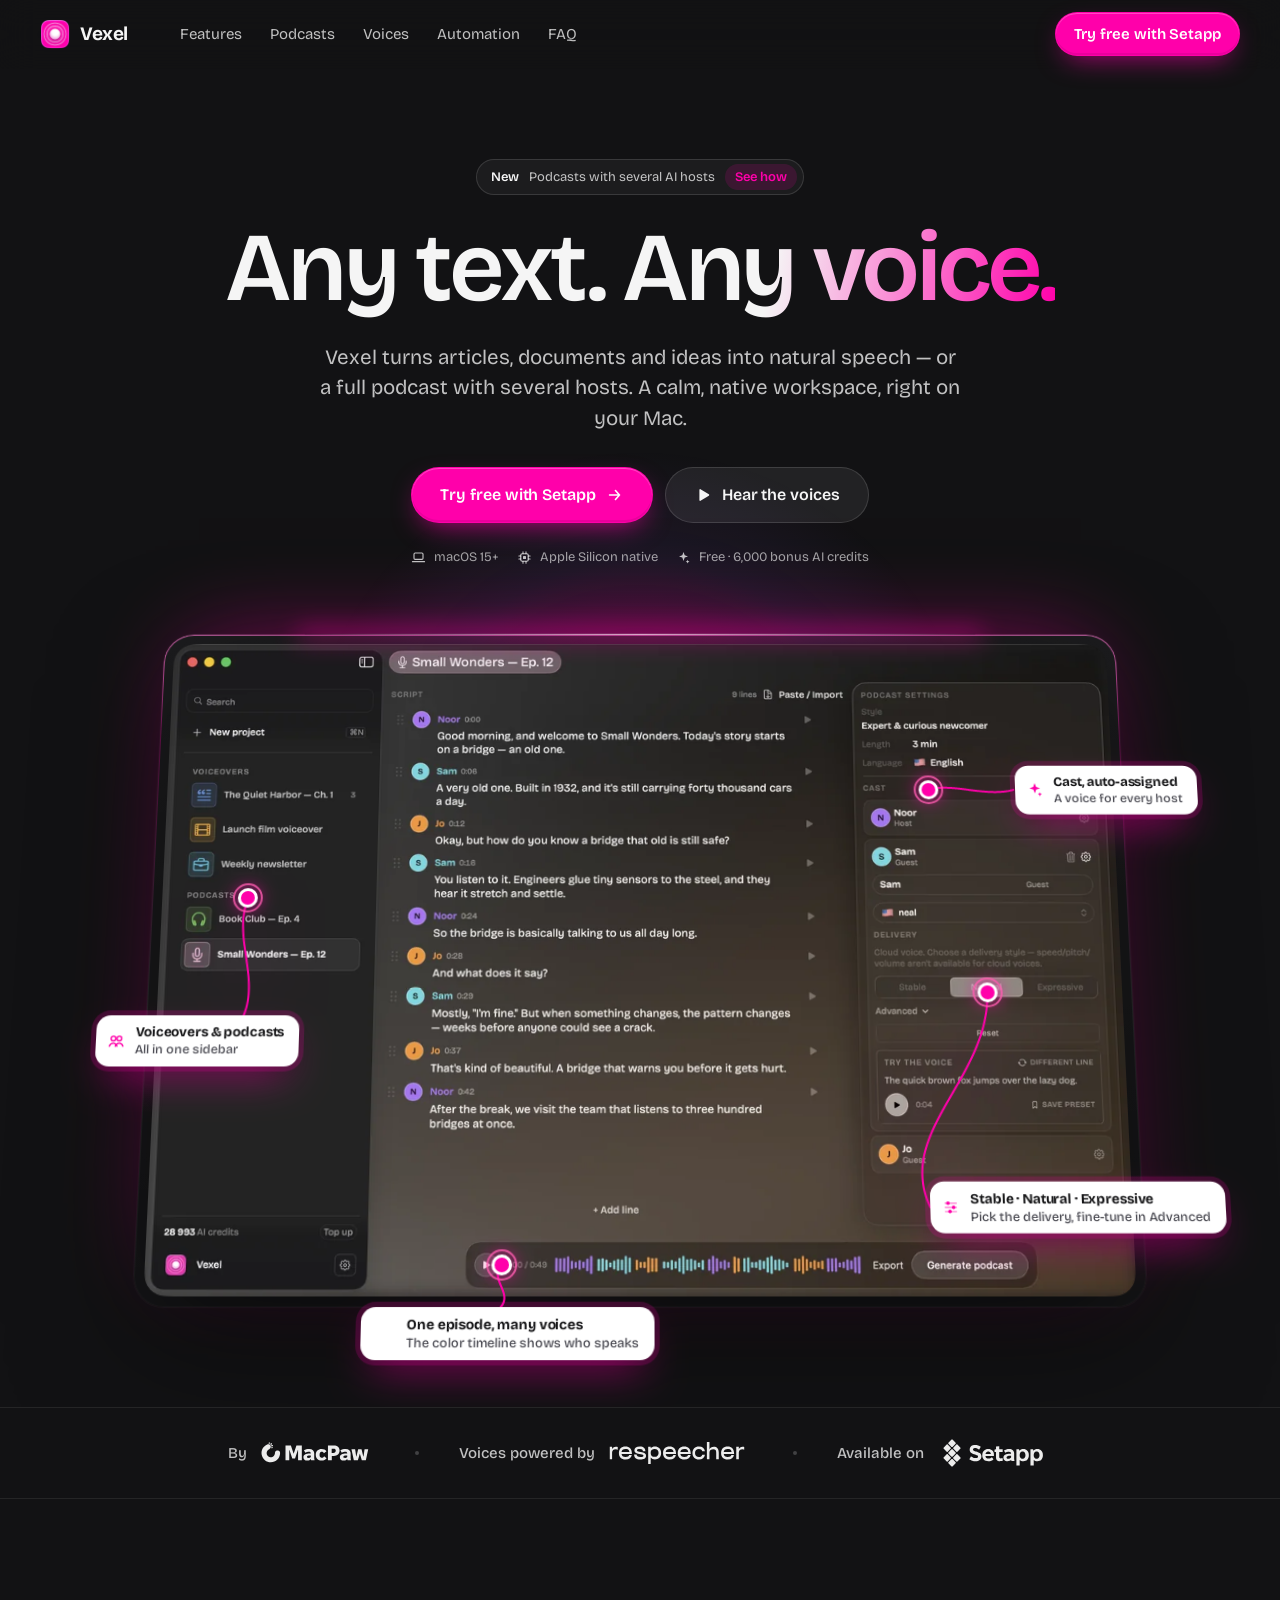
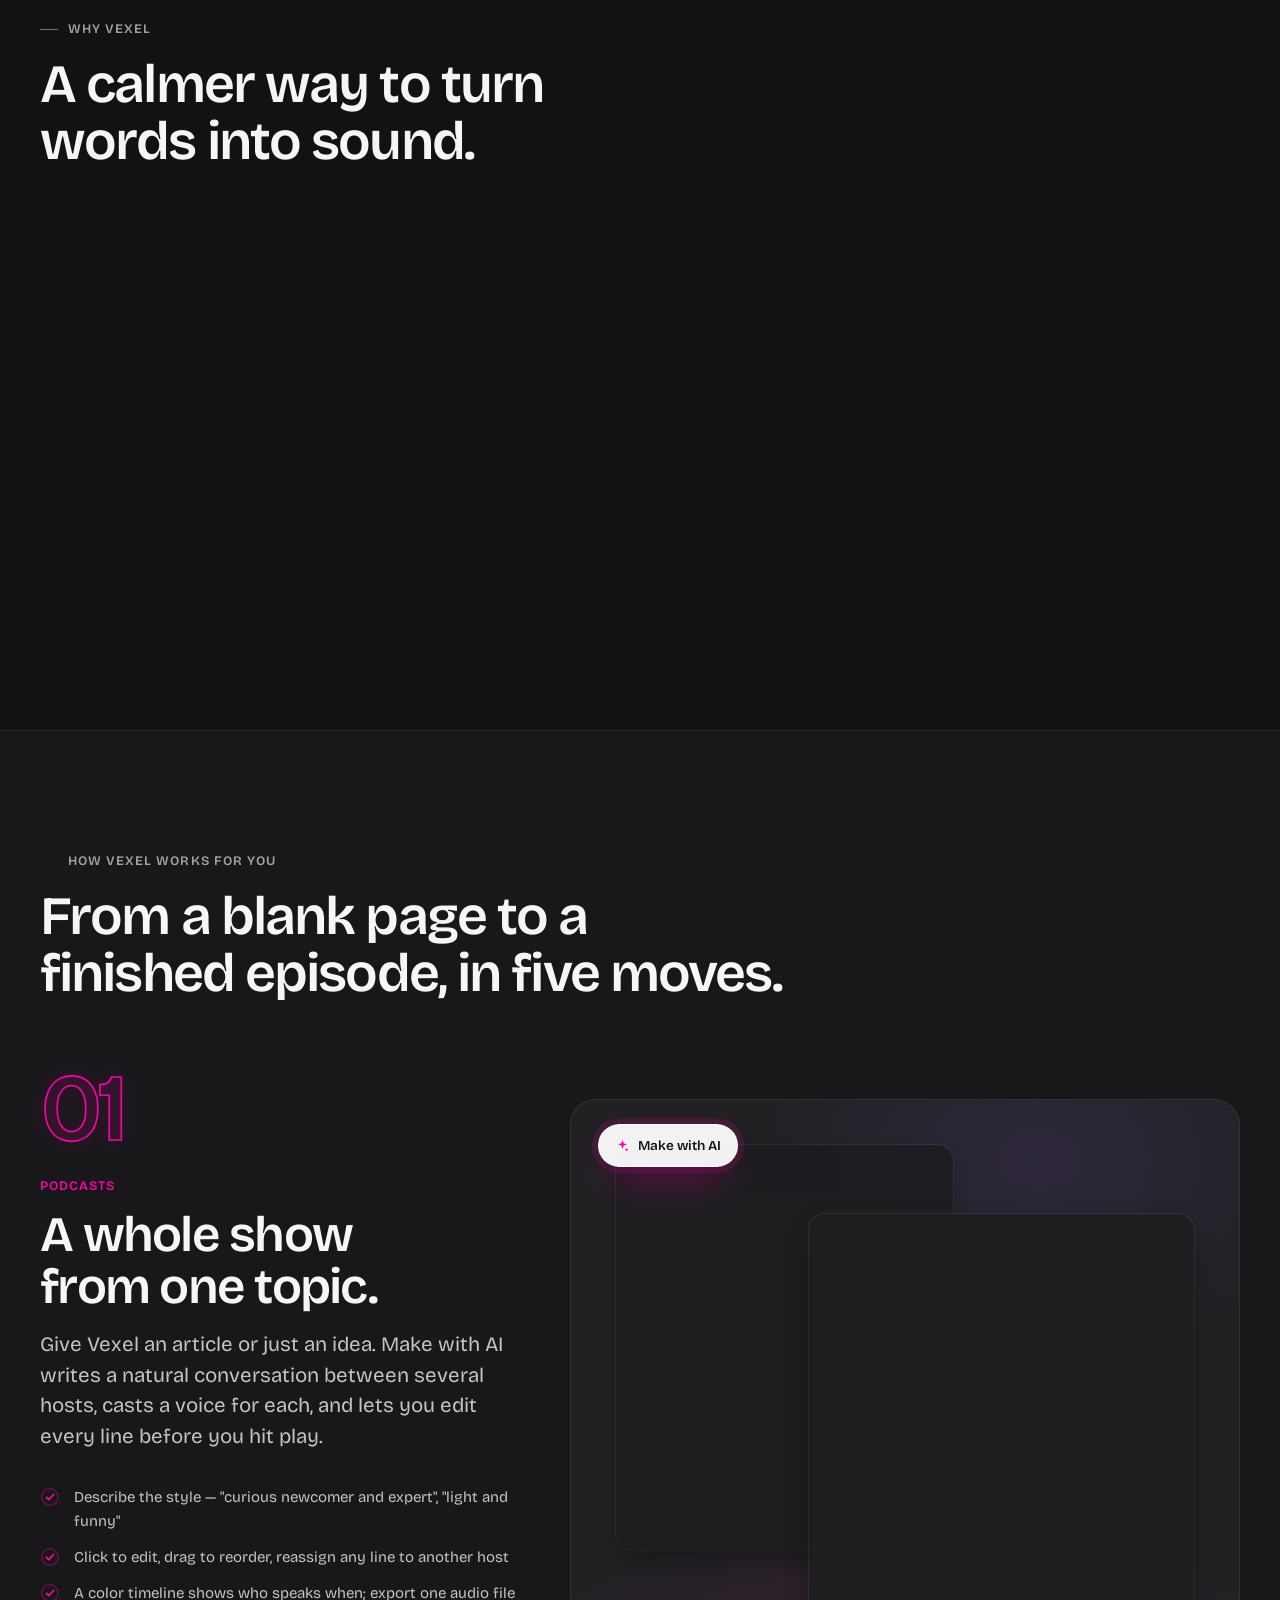
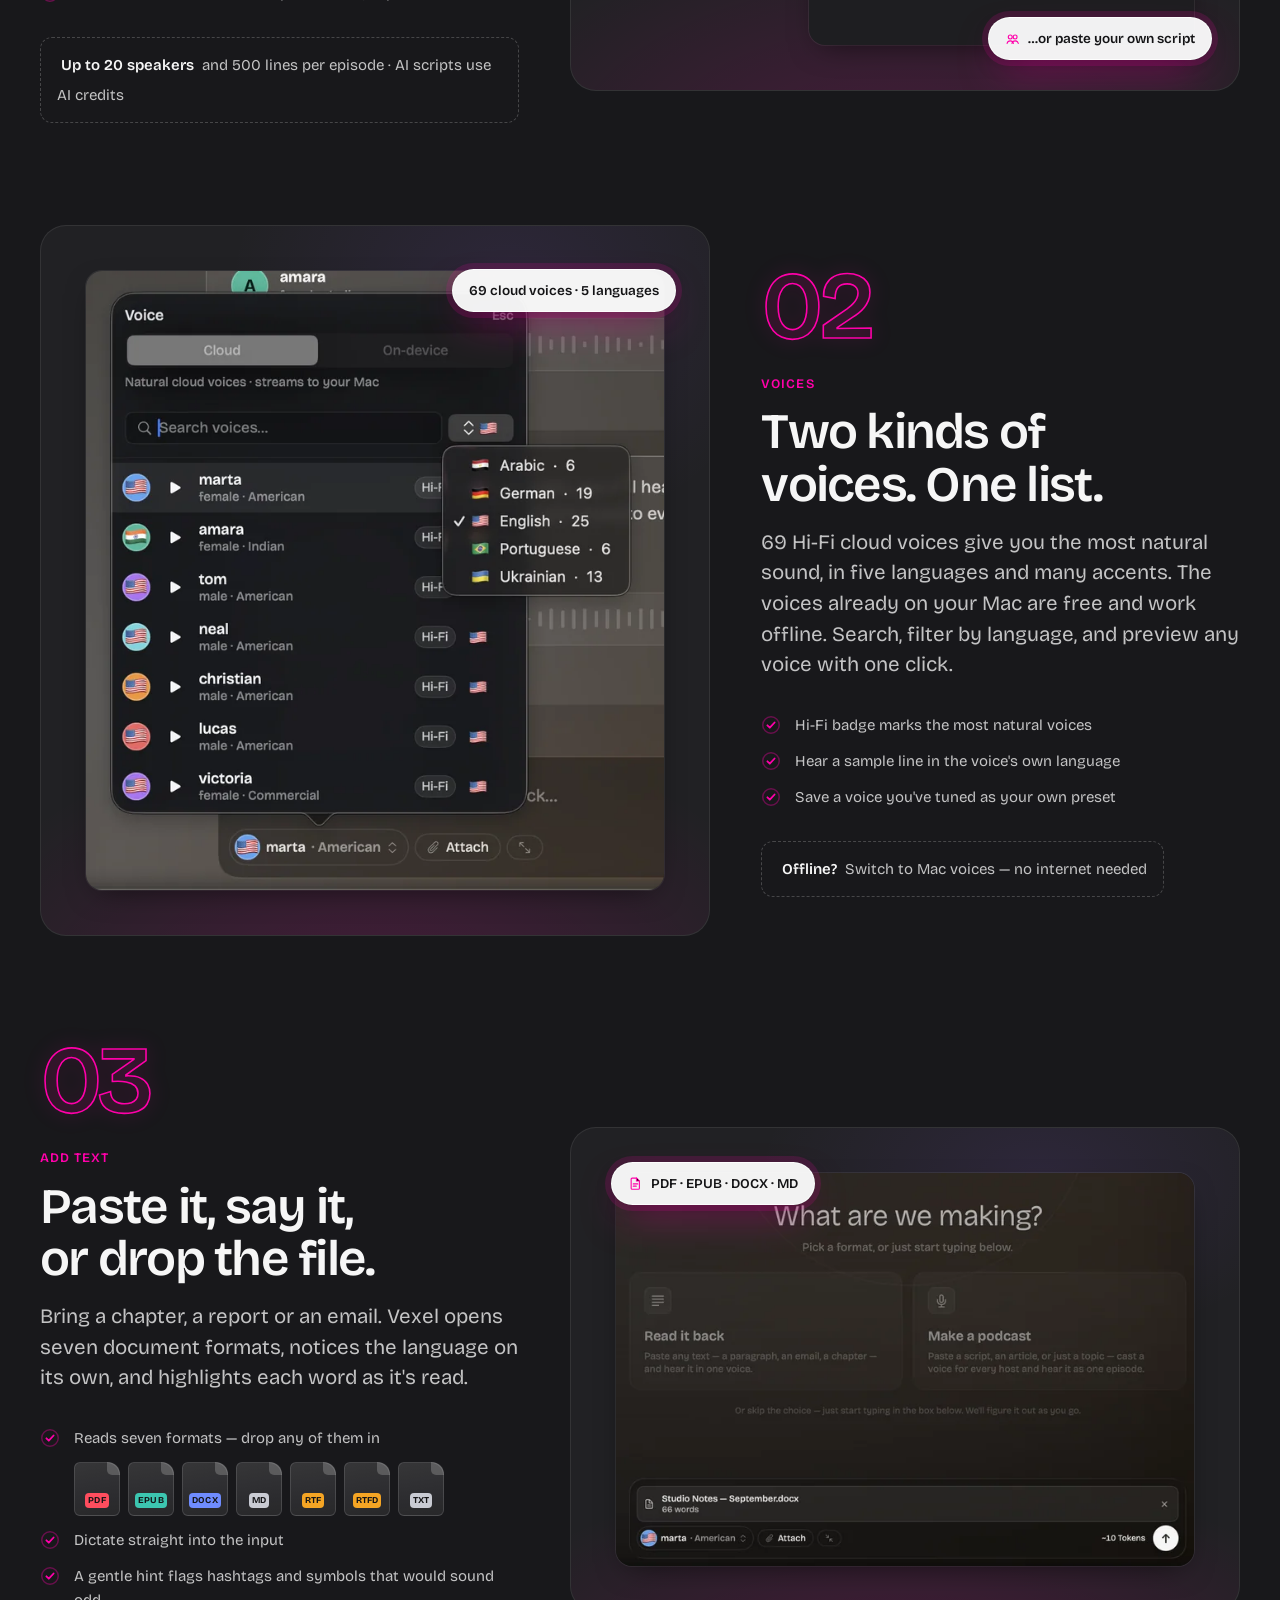
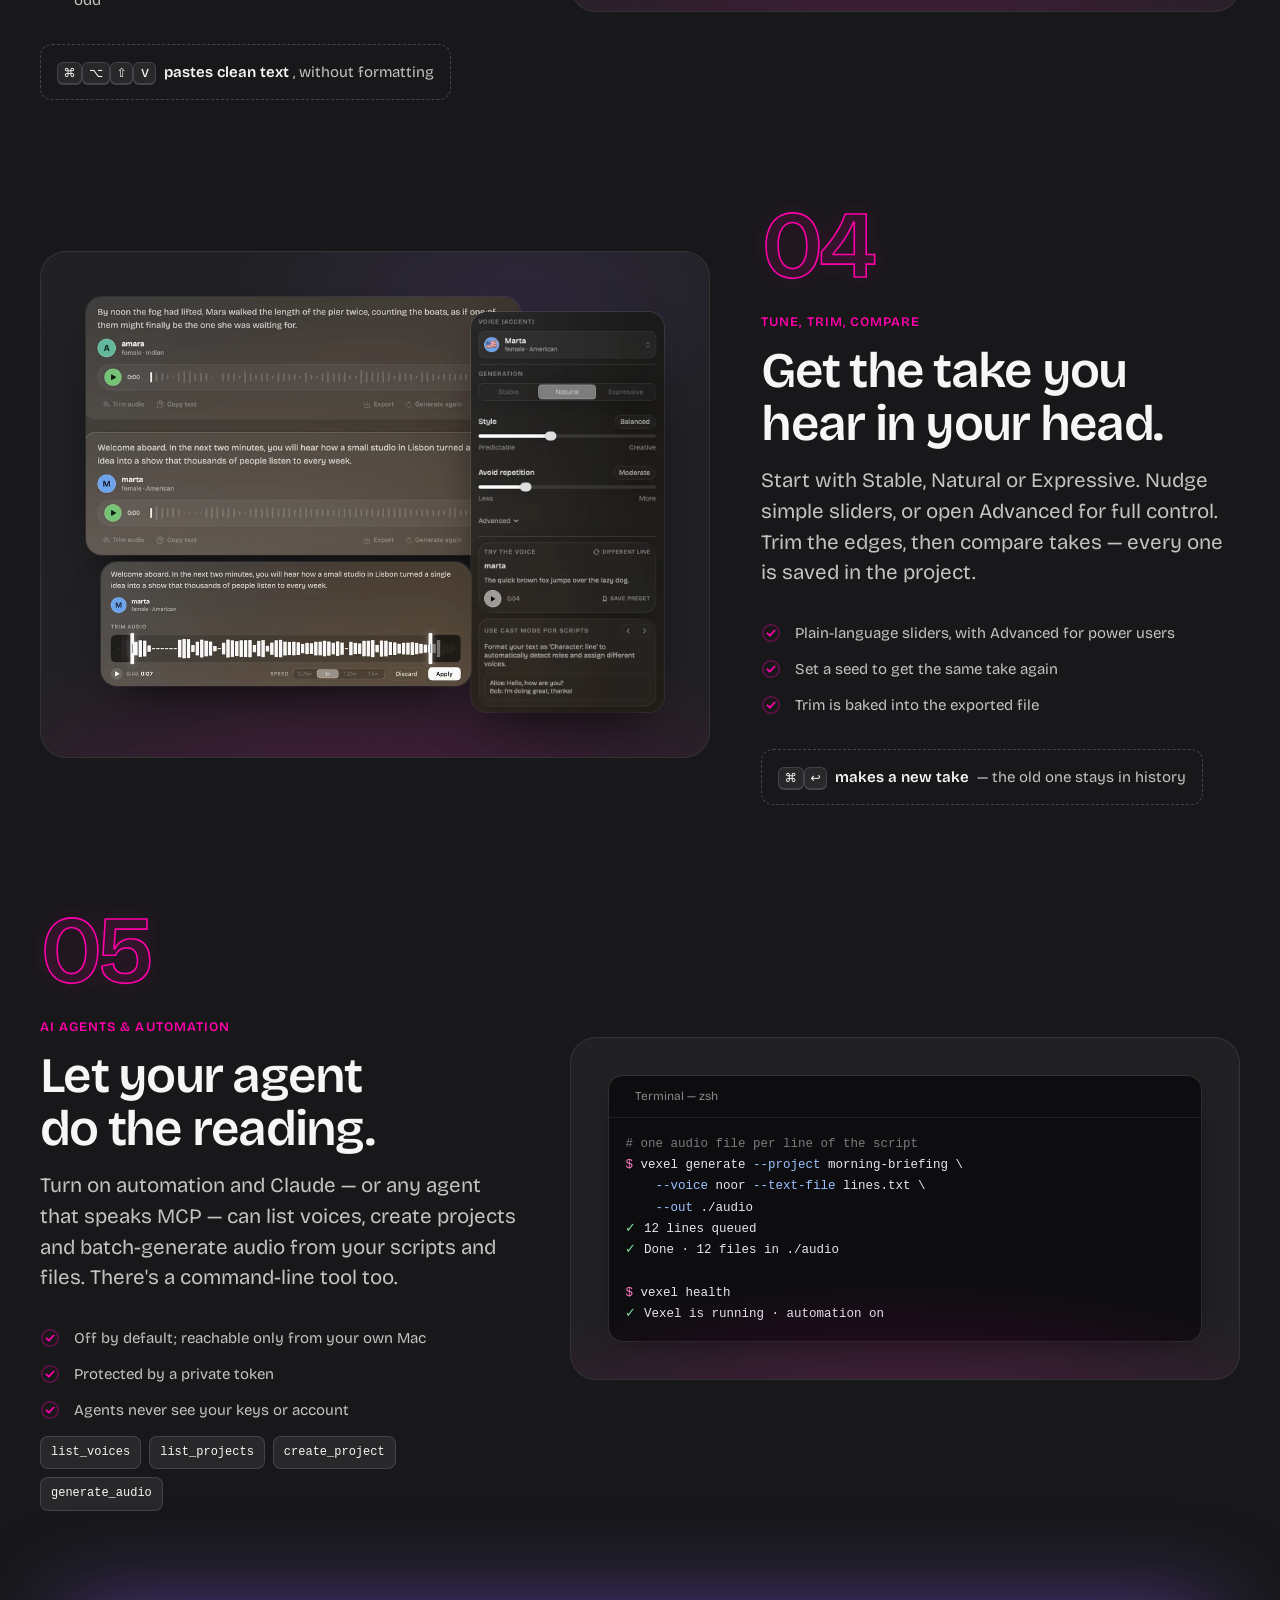
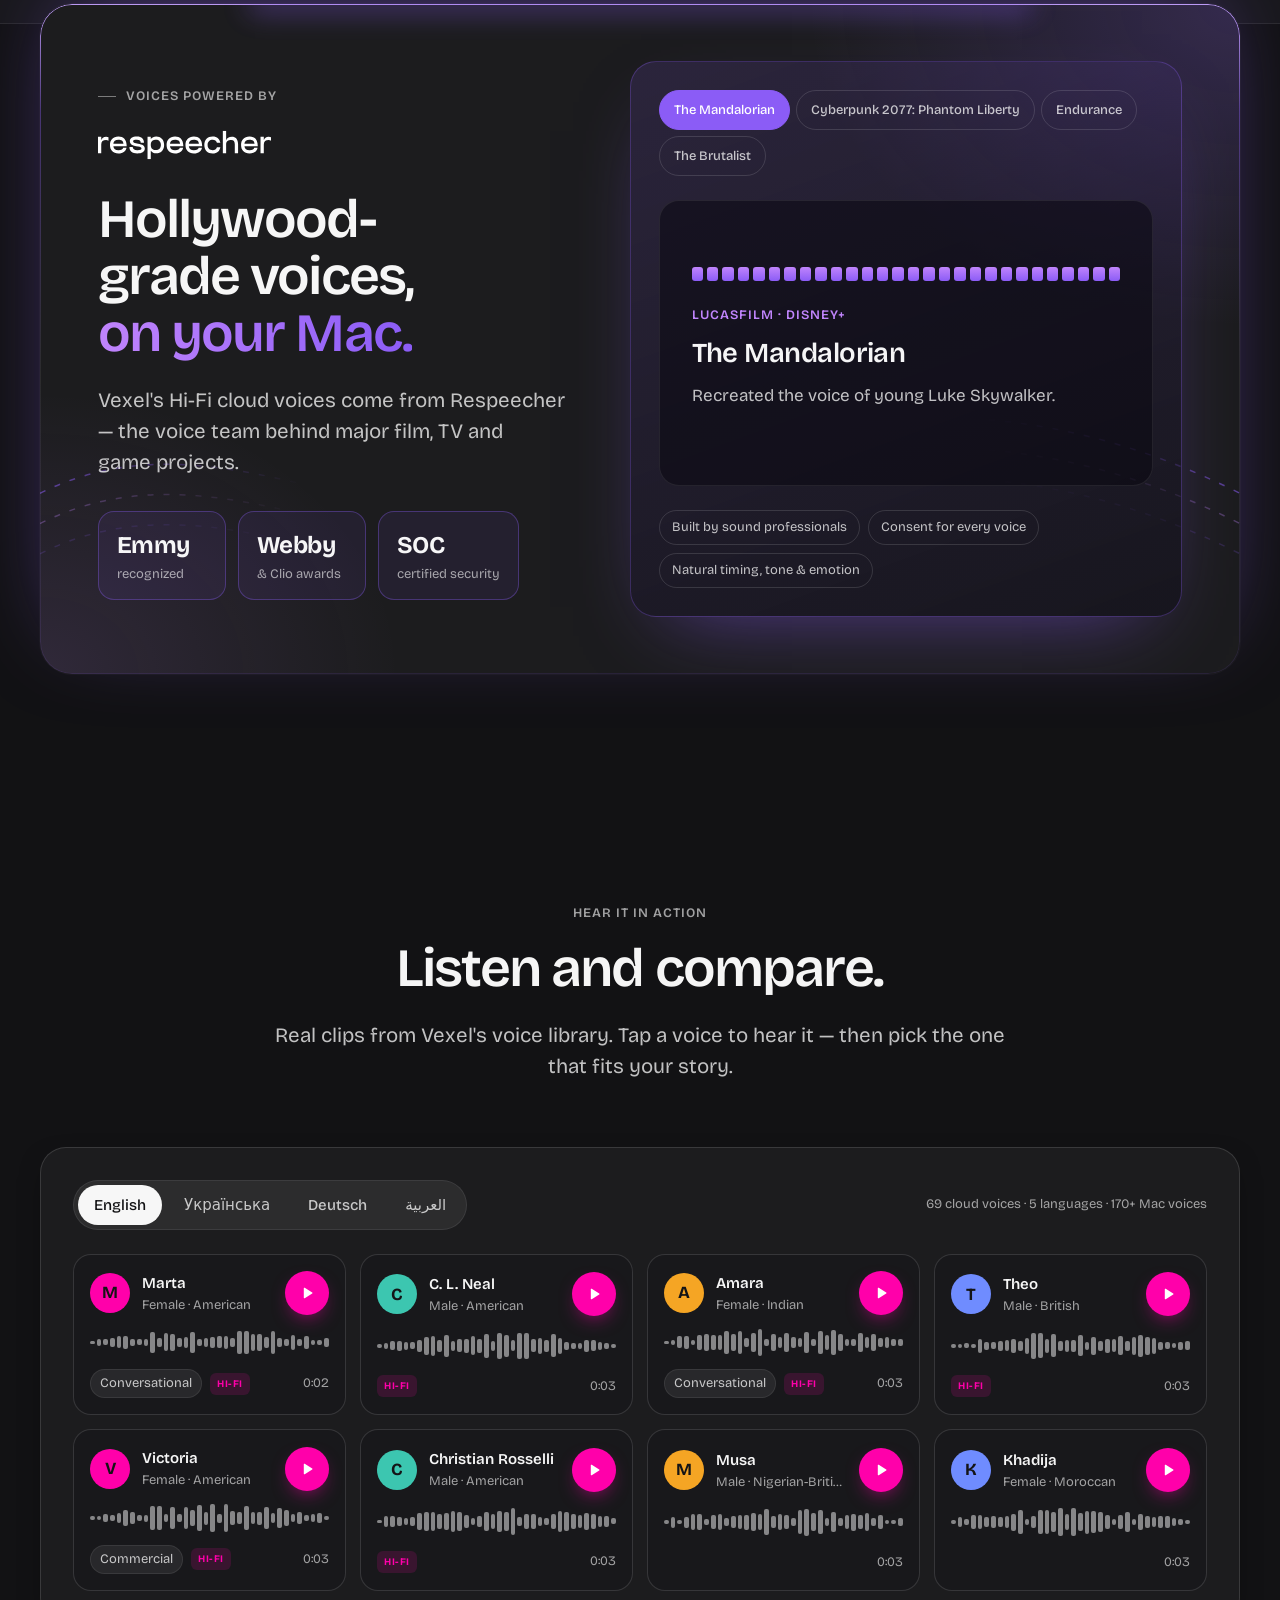
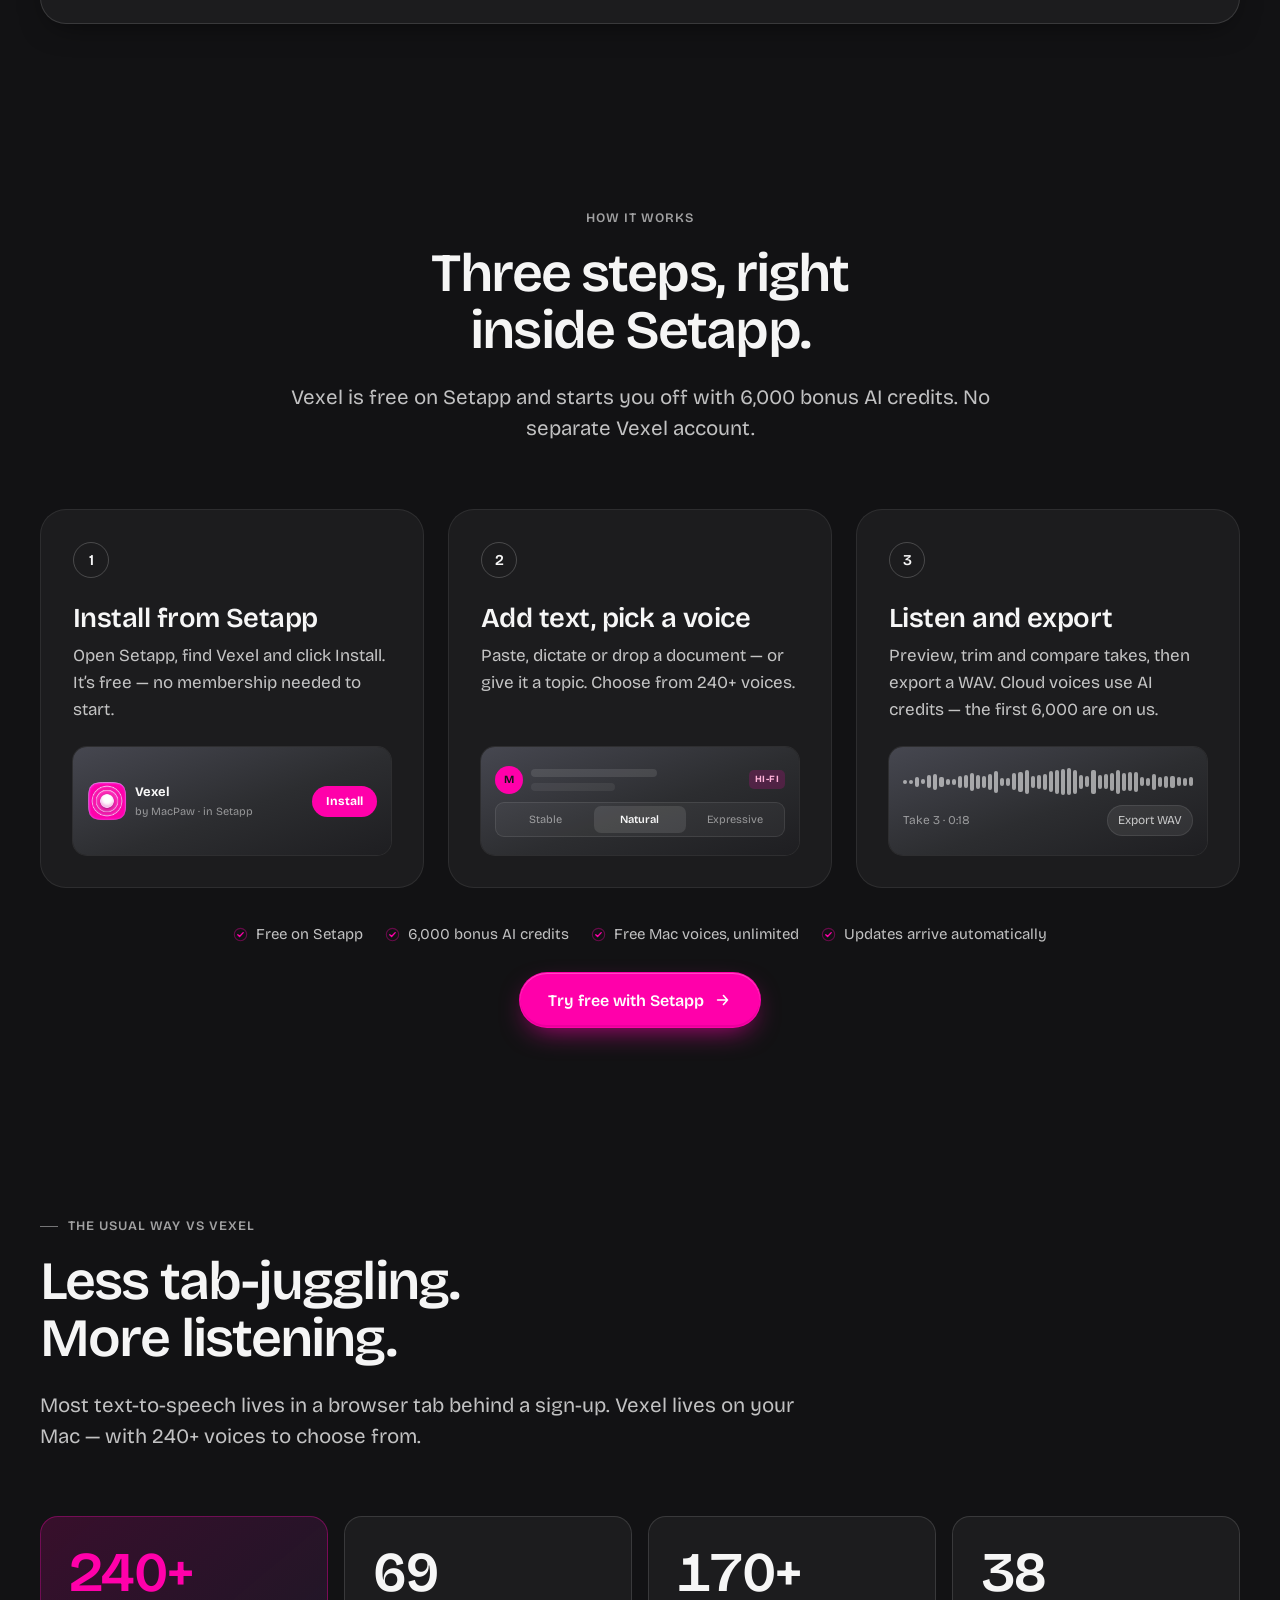
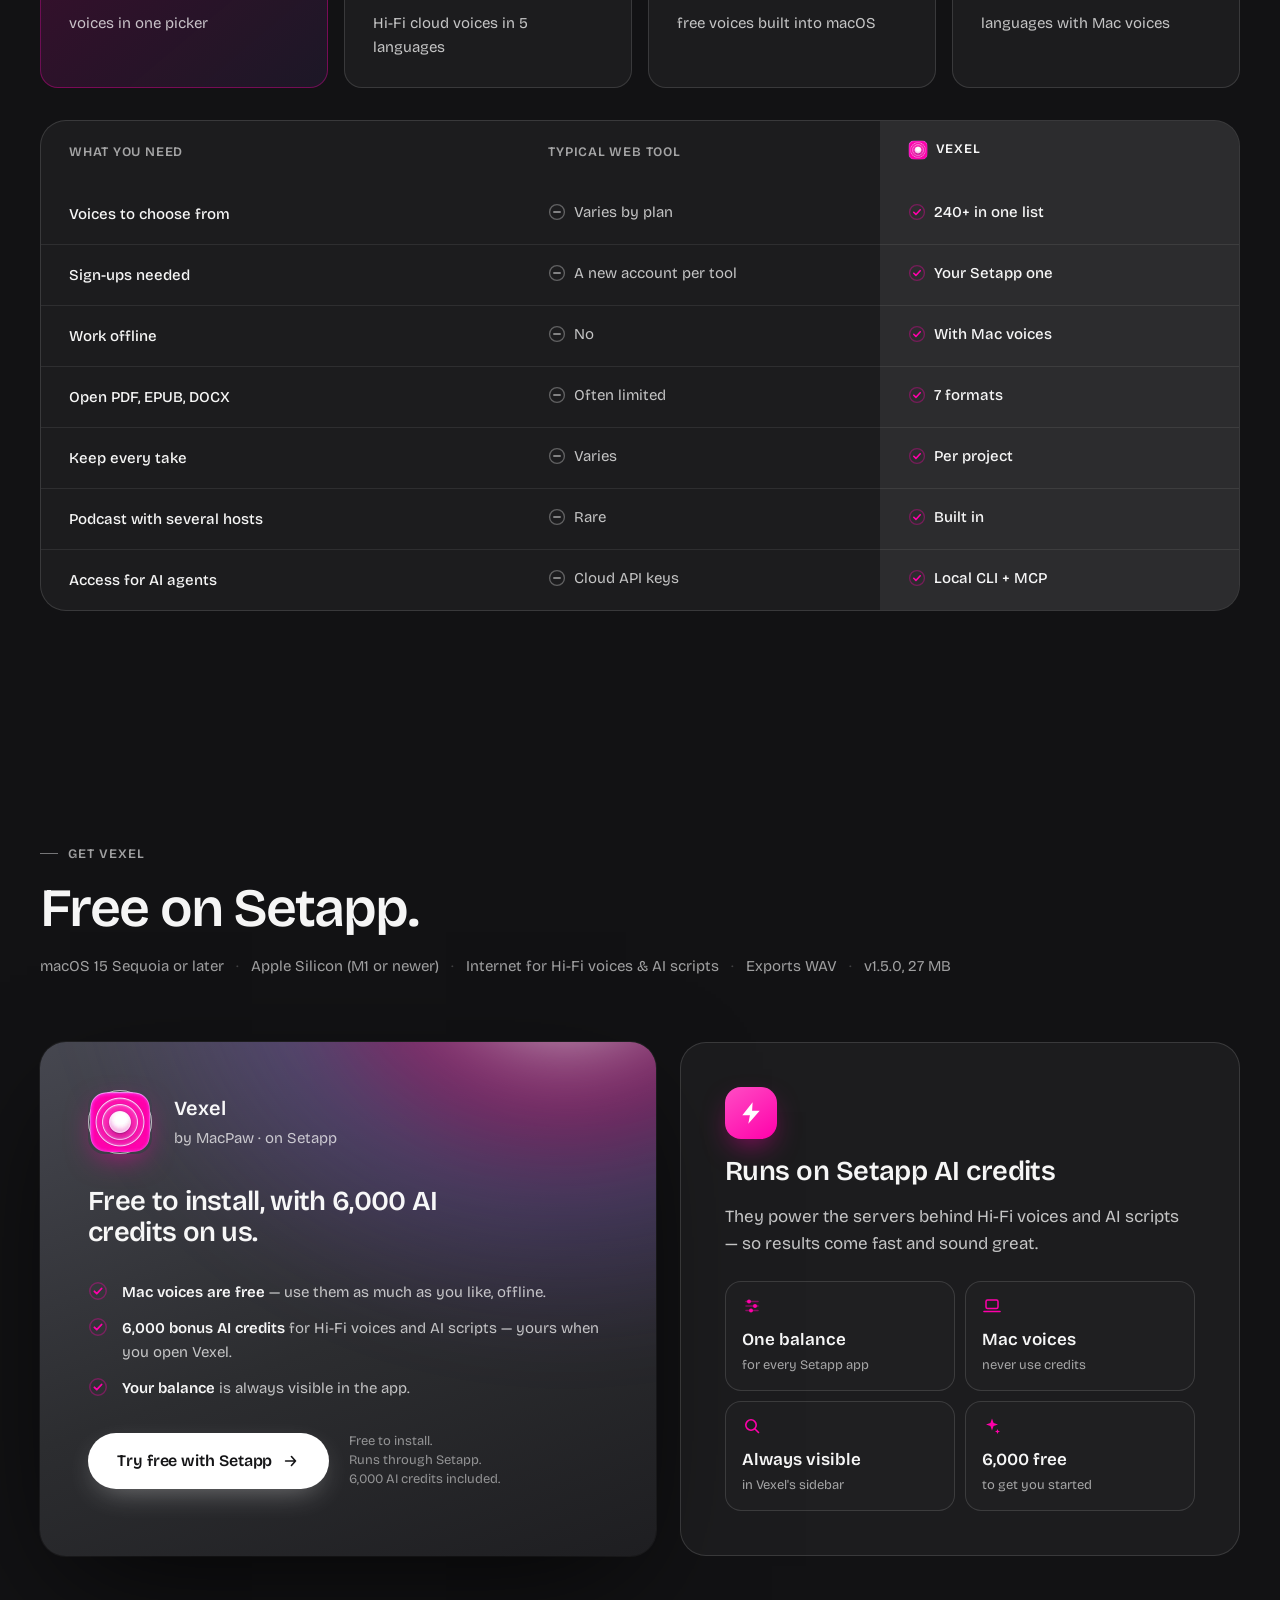
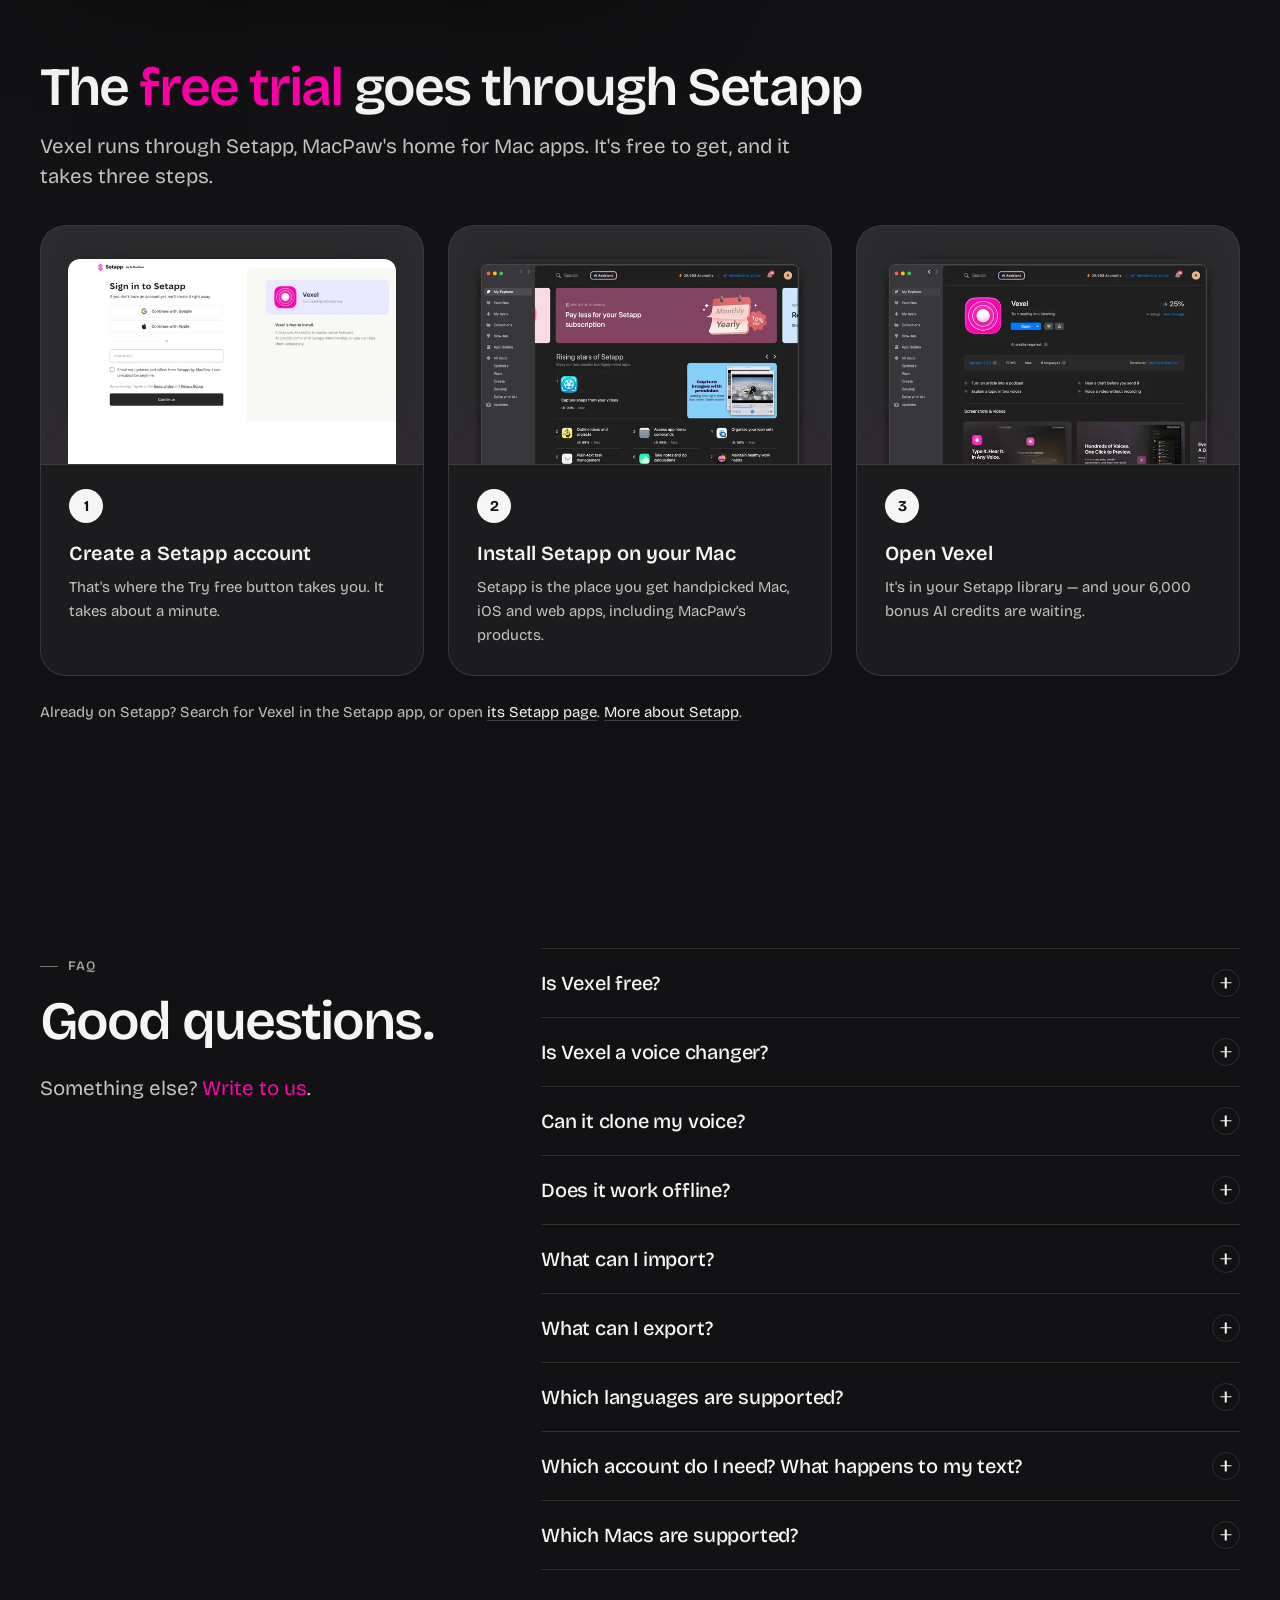
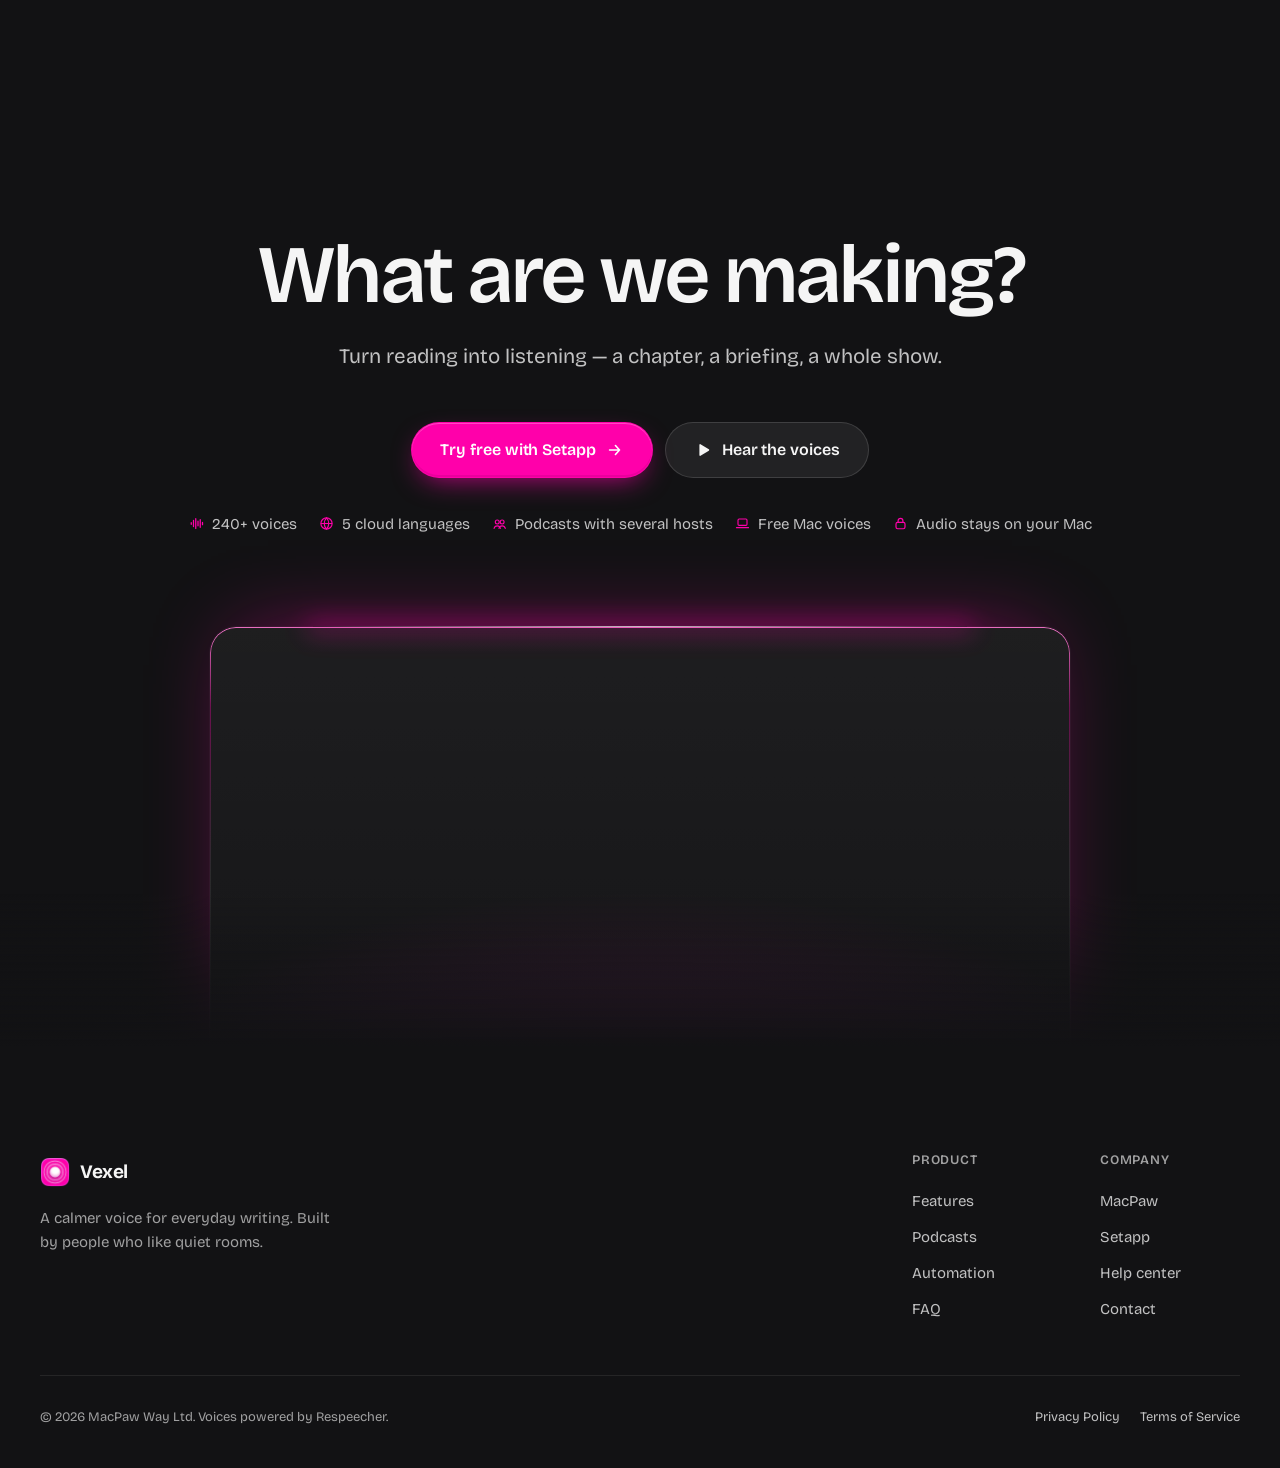
<file: index.html>
<!doctype html>
<html lang="en" data-theme="dark">
<head>
  <meta charset="utf-8">
  <meta name="viewport" content="width=device-width, initial-scale=1, viewport-fit=cover">
  <title>Vexel — Any text. Any voice. Text-to-speech for Mac</title>
  <meta name="description" content="Vexel turns articles, documents and ideas into natural speech — or a full podcast with several AI hosts. A native Mac app by MacPaw, with voices by Respeecher. On Setapp.">
  <link rel="canonical" href="https://vexelapp.ai/">
  <meta name="theme-color" content="#121214" media="(prefers-color-scheme: dark)">
  <meta name="color-scheme" content="dark">

  <!-- Open Graph / Twitter -->
  <meta property="og:type" content="website">
  <meta property="og:site_name" content="Vexel">
  <meta property="og:title" content="Vexel — Any text. Any voice.">
  <meta property="og:description" content="Turn reading into listening. Natural speech and multi-host podcasts from any text, right on your Mac.">
  <meta property="og:url" content="https://vexelapp.ai/">
  <meta property="og:image" content="https://vexelapp.ai/assets/img/og.jpg">
  <meta property="og:image:width" content="1200">
  <meta property="og:image:height" content="630">
  <meta property="og:image:alt" content="Vexel app icon beside the headline Any text. Any voice.">
  <meta name="twitter:card" content="summary_large_image">
  <meta name="twitter:title" content="Vexel — Any text. Any voice.">
  <meta name="twitter:description" content="Turn reading into listening. Natural speech and multi-host podcasts from any text, right on your Mac.">
  <meta name="twitter:image" content="https://vexelapp.ai/assets/img/og.jpg">

  <!-- Icons -->
  <link rel="icon" type="image/png" sizes="32x32" href="assets/img/favicon-32.png">
  <link rel="icon" type="image/png" sizes="16x16" href="assets/img/favicon-16.png">
  <link rel="apple-touch-icon" href="assets/img/apple-touch-icon.png">
  <link rel="manifest" href="site.webmanifest">

  <link rel="preload" href="assets/fonts/bricolage-semibold.woff2" as="font" type="font/woff2" crossorigin>
  <link rel="preload" href="assets/fonts/bricolage-regular.woff2" as="font" type="font/woff2" crossorigin>
  <link rel="preload" as="image" media="(max-width: 599.98px)" href="assets/shots/hero-podcast-m-720.webp" imagesrcset="assets/shots/hero-podcast-m-720.webp 720w, assets/shots/hero-podcast-m-1080.webp 1080w" imagesizes="94vw" fetchpriority="high">
  <link rel="preload" as="image" media="(min-width: 600px)" href="assets/shots/hero-podcast-1200.webp" imagesrcset="assets/shots/hero-podcast-1200.webp 1200w, assets/shots/hero-podcast-1800.webp 1800w, assets/shots/hero-podcast-2560.webp 2560w" imagesizes="(min-width: 1536px) 1056px, (min-width: 1280px) 960px, (min-width: 768px) 78vw, 94vw" fetchpriority="high">
  <link rel="stylesheet" href="assets/styles.css?v=202609301941">
  <script>
    // Theme + js flag before paint (no flash). Storage may be blocked — fail quietly.
    (function () {
      var d = document.documentElement; d.classList.add('js');
      d.setAttribute('data-theme', 'dark'); // dark only for now; light theme kept in CSS
    })();
  </script>

  <script type="application/ld+json">
  {
    "@context": "https://schema.org",
    "@type": "SoftwareApplication",
    "name": "Vexel",
    "applicationCategory": "MultimediaApplication",
    "applicationSubCategory": "Text to speech",
    "operatingSystem": "macOS 15 or later (Apple Silicon)",
    "softwareVersion": "1.5.0",
    "fileSize": "27MB",
    "description": "A native Mac app that turns any text, document or topic into natural speech, including podcast-style audio with several AI hosts.",
    "url": "https://vexelapp.ai/",
    "downloadUrl": "https://setapp.com/apps/vexel",
    "image": "https://vexelapp.ai/assets/img/app-icon-512.png",
    "inLanguage": ["en", "de", "es", "fr", "pt-BR", "uk", "ja", "ar"],
    "publisher": { "@type": "Organization", "name": "MacPaw" }
  }
  </script>
</head>
<body id="top">
  <a class="skip-link" href="#main">Skip to content</a>

  <!-- Icon sprite -->
  <svg width="0" height="0" style="position:absolute" aria-hidden="true" focusable="false">
    <defs>
      <symbol id="i-check" viewBox="0 0 20 20"><circle cx="10" cy="10" r="8.25" fill="none" stroke="currentColor" stroke-width="1.5" opacity=".35"/><path d="M6.4 10.3l2.4 2.4 4.8-5.2" fill="none" stroke="currentColor" stroke-width="1.8" stroke-linecap="round" stroke-linejoin="round"/></symbol>
      <symbol id="i-minus" viewBox="0 0 20 20"><circle cx="10" cy="10" r="8.25" fill="none" stroke="currentColor" stroke-width="1.5" opacity=".5"/><path d="M6.5 10h7" fill="none" stroke="currentColor" stroke-width="1.8" stroke-linecap="round"/></symbol>
      <symbol id="i-play" viewBox="0 0 20 20"><path d="M6 4.2v11.6a.8.8 0 0 0 1.2.7l9.3-5.8a.8.8 0 0 0 0-1.4L7.2 3.5A.8.8 0 0 0 6 4.2z" fill="currentColor"/></symbol>
      <symbol id="i-pause" viewBox="0 0 20 20"><rect x="5" y="4" width="3.6" height="12" rx="1" fill="currentColor"/><rect x="11.4" y="4" width="3.6" height="12" rx="1" fill="currentColor"/></symbol>
      <symbol id="i-arrow" viewBox="0 0 20 20"><path d="M4 10h11m-4.5-5L15 10l-4.5 5" fill="none" stroke="currentColor" stroke-width="1.8" stroke-linecap="round" stroke-linejoin="round"/></symbol>
      <symbol id="i-spark" viewBox="0 0 20 20"><path d="M10 2.5l1.6 4.4 4.4 1.6-4.4 1.6L10 14.5l-1.6-4.4L4 8.5l4.4-1.6L10 2.5zM15.5 13l.7 1.8 1.8.7-1.8.7-.7 1.8-.7-1.8-1.8-.7 1.8-.7.7-1.8z" fill="currentColor"/></symbol>
      <symbol id="i-lock" viewBox="0 0 20 20"><rect x="4" y="8.5" width="12" height="8.5" rx="2.2" fill="none" stroke="currentColor" stroke-width="1.6"/><path d="M6.8 8.5V6.3a3.2 3.2 0 0 1 6.4 0v2.2" fill="none" stroke="currentColor" stroke-width="1.6"/></symbol>
      <symbol id="i-chip" viewBox="0 0 20 20"><rect x="5" y="5" width="10" height="10" rx="2" fill="none" stroke="currentColor" stroke-width="1.6"/><rect x="8" y="8" width="4" height="4" rx=".8" fill="currentColor"/><path d="M8 2.5V5m4-2.5V5M8 15v2.5m4-2.5v2.5M2.5 8H5m-2.5 4H5M15 8h2.5M15 12h2.5" stroke="currentColor" stroke-width="1.4" stroke-linecap="round"/></symbol>
      <symbol id="i-user-off" viewBox="0 0 20 20"><circle cx="10" cy="7" r="3.2" fill="none" stroke="currentColor" stroke-width="1.6"/><path d="M3.8 16.5a6.3 6.3 0 0 1 12.4 0" fill="none" stroke="currentColor" stroke-width="1.6" stroke-linecap="round"/><path d="M3 3l14 14" stroke="currentColor" stroke-width="1.6" stroke-linecap="round"/></symbol>
      <symbol id="i-wave" viewBox="0 0 20 20"><path d="M3 9v2M6 6v8M9 3.5v13M12 7v6M15 5v10M18 8.5v3" stroke="currentColor" stroke-width="1.7" stroke-linecap="round"/></symbol>
      <symbol id="i-doc" viewBox="0 0 20 20"><path d="M5.5 2.8h6l3.7 3.7v9.9a1.3 1.3 0 0 1-1.3 1.3H5.5a1.3 1.3 0 0 1-1.3-1.3V4.1a1.3 1.3 0 0 1 1.3-1.3z" fill="none" stroke="currentColor" stroke-width="1.5"/><path d="M11.3 2.8v3.9h3.9M7 10.5h6M7 13.5h4" stroke="currentColor" stroke-width="1.5" stroke-linecap="round"/></symbol>
      <symbol id="i-mic" viewBox="0 0 20 20"><rect x="7.2" y="2.5" width="5.6" height="9.5" rx="2.8" fill="none" stroke="currentColor" stroke-width="1.6"/><path d="M4.5 9.5a5.5 5.5 0 0 0 11 0M10 15v2.5" fill="none" stroke="currentColor" stroke-width="1.6" stroke-linecap="round"/></symbol>
      <symbol id="i-sun" viewBox="0 0 20 20"><circle cx="10" cy="10" r="3.6" fill="none" stroke="currentColor" stroke-width="1.6"/><path d="M10 2v1.8M10 16.2V18M2 10h1.8M16.2 10H18M4.3 4.3l1.3 1.3M14.4 14.4l1.3 1.3M4.3 15.7l1.3-1.3M14.4 5.6l1.3-1.3" stroke="currentColor" stroke-width="1.6" stroke-linecap="round"/></symbol>
      <symbol id="i-moon" viewBox="0 0 20 20"><path d="M16.2 12.3A6.8 6.8 0 0 1 7.7 3.8a6.8 6.8 0 1 0 8.5 8.5z" fill="none" stroke="currentColor" stroke-width="1.6" stroke-linejoin="round"/></symbol>
      <symbol id="i-menu" viewBox="0 0 20 20"><path d="M3.5 7h13M3.5 13h13" stroke="currentColor" stroke-width="1.7" stroke-linecap="round"/></symbol>
      <symbol id="i-close" viewBox="0 0 20 20"><path d="M5 5l10 10M15 5L5 15" stroke="currentColor" stroke-width="1.7" stroke-linecap="round"/></symbol>
      <symbol id="i-search" viewBox="0 0 20 20"><circle cx="9" cy="9" r="5.2" fill="none" stroke="currentColor" stroke-width="1.6"/><path d="M13 13l3.5 3.5" stroke="currentColor" stroke-width="1.6" stroke-linecap="round"/></symbol>
      <symbol id="i-globe" viewBox="0 0 20 20"><circle cx="10" cy="10" r="7.5" fill="none" stroke="currentColor" stroke-width="1.5"/><path d="M2.5 10h15M10 2.5c2.2 2.3 3 4.8 3 7.5s-.8 5.2-3 7.5c-2.2-2.3-3-4.8-3-7.5s.8-5.2 3-7.5z" fill="none" stroke="currentColor" stroke-width="1.5"/></symbol>
      <symbol id="i-terminal" viewBox="0 0 20 20"><rect x="2.5" y="3.5" width="15" height="13" rx="2.5" fill="none" stroke="currentColor" stroke-width="1.5"/><path d="M6 8l2.5 2L6 12M10.5 12.5H14" stroke="currentColor" stroke-width="1.6" stroke-linecap="round" stroke-linejoin="round"/></symbol>
      <symbol id="i-sliders" viewBox="0 0 20 20"><path d="M4 5.5h12M4 10h12M4 14.5h12" stroke="currentColor" stroke-width="1.5" stroke-linecap="round" opacity=".45"/><circle cx="7" cy="5.5" r="2" fill="currentColor"/><circle cx="13" cy="10" r="2" fill="currentColor"/><circle cx="9" cy="14.5" r="2" fill="currentColor"/></symbol>
      <symbol id="i-podcast" viewBox="0 0 20 20"><circle cx="7" cy="8" r="2.6" fill="none" stroke="currentColor" stroke-width="1.5"/><circle cx="13.5" cy="8" r="2.6" fill="none" stroke="currentColor" stroke-width="1.5"/><path d="M2.8 16.5a4.3 4.3 0 0 1 8.4 0M9.3 16.5a4.3 4.3 0 0 1 8.4 0" fill="none" stroke="currentColor" stroke-width="1.5" stroke-linecap="round"/></symbol>
      <symbol id="i-cloud" viewBox="0 0 20 20"><path d="M6 15.5h8.3a3.2 3.2 0 0 0 .3-6.4 4.8 4.8 0 0 0-9.2-.9A3.7 3.7 0 0 0 6 15.5z" fill="none" stroke="currentColor" stroke-width="1.5" stroke-linejoin="round"/></symbol>
      <symbol id="i-laptop" viewBox="0 0 20 20"><rect x="4" y="4" width="12" height="8.5" rx="1.5" fill="none" stroke="currentColor" stroke-width="1.5"/><path d="M2 15.5h16" stroke="currentColor" stroke-width="1.6" stroke-linecap="round"/></symbol>
      <symbol id="i-motion" viewBox="0 0 20 20"><circle cx="10" cy="10" r="3" fill="currentColor"/><circle cx="10" cy="10" r="6.5" fill="none" stroke="currentColor" stroke-width="1.4" opacity=".5"/><path d="M2.5 10h2M15.5 10h2" stroke="currentColor" stroke-width="1.4" stroke-linecap="round" opacity=".5"/></symbol>
      <symbol id="i-award" viewBox="0 0 20 20"><circle cx="10" cy="8" r="5" fill="none" stroke="currentColor" stroke-width="1.6"/><path d="M7 12.3L6 18l4-2 4 2-1-5.7" fill="none" stroke="currentColor" stroke-width="1.6" stroke-linejoin="round"/></symbol>
      <symbol id="i-film" viewBox="0 0 20 20"><rect x="3" y="4" width="14" height="12" rx="2" fill="none" stroke="currentColor" stroke-width="1.6"/><path d="M6.5 4v12M13.5 4v12M3 8h3.5M3 12h3.5M13.5 8H17M13.5 12H17" stroke="currentColor" stroke-width="1.4"/></symbol>
      <symbol id="i-shield" viewBox="0 0 20 20"><path d="M10 2.8l6 2.4v4.6c0 3.7-2.5 6.3-6 7.4-3.5-1.1-6-3.7-6-7.4V5.2l6-2.4z" fill="none" stroke="currentColor" stroke-width="1.6" stroke-linejoin="round"/><path d="M7.3 10l1.9 1.9 3.6-3.8" fill="none" stroke="currentColor" stroke-width="1.6" stroke-linecap="round" stroke-linejoin="round"/></symbol>
      <symbol id="i-plus" viewBox="0 0 20 20"><path d="M10 4.5v11M4.5 10h11" stroke="currentColor" stroke-width="1.7" stroke-linecap="round"/></symbol>
      <symbol id="i-inspector" viewBox="0 0 20 20"><rect x="3" y="4" width="14" height="12" rx="2.2" fill="none" stroke="currentColor" stroke-width="1.5"/><path d="M12.5 4v12" stroke="currentColor" stroke-width="1.5"/></symbol>
      <symbol id="i-sidebar" viewBox="0 0 20 20"><rect x="3" y="4" width="14" height="12" rx="2.2" fill="none" stroke="currentColor" stroke-width="1.5"/><path d="M7.5 4v12" stroke="currentColor" stroke-width="1.5"/></symbol>
    </defs>
  </svg>

  <!-- ============ NAV ============ -->
  <header class="nav">
    <div class="container nav__inner">
      <a class="brand" href="#top" aria-label="Vexel, back to top">
        <img src="assets/img/app-icon-128.webp" alt="" width="30" height="30">
        Vexel
      </a>
      <nav aria-label="Primary">
        <ul class="nav__links" role="list">
          <li><a href="#features">Features</a></li>
          <li><a href="#podcasts">Podcasts</a></li>
          <li><a href="#voices">Voices</a></li>
          <li><a href="#agents">Automation</a></li>
          <li><a href="#faq">FAQ</a></li>
        </ul>
      </nav>
      <div class="nav__actions">
        <button class="icon-btn theme-toggle" type="button" aria-label="Switch color theme" data-theme-toggle hidden><!-- Hidden for now: remove "hidden" to bring the light/dark switch back -->
          <svg class="i-moon" aria-hidden="true"><use href="#i-moon"/></svg>
          <svg class="i-sun" aria-hidden="true"><use href="#i-sun"/></svg>
        </button>
        <a class="btn btn--primary btn--sm nav__cta" href="https://account.setapp.com/get-free/apps/vexel">Try free with Setapp</a>
        <button class="icon-btn nav__menu-btn" type="button" aria-label="Open menu" aria-expanded="false" aria-controls="menu" data-menu-open>
          <svg aria-hidden="true"><use href="#i-menu"/></svg>
        </button>
      </div>
    </div>
  </header>

  <div class="menu" id="menu" role="dialog" aria-modal="true" aria-label="Menu" hidden>
    <div class="menu__top">
      <a class="brand" href="#top" data-menu-link><img src="assets/img/app-icon-128.webp" alt="" width="30" height="30">Vexel</a>
      <button class="icon-btn" type="button" aria-label="Close menu" data-menu-close><svg aria-hidden="true"><use href="#i-close"/></svg></button>
    </div>
    <nav class="menu__links" aria-label="Mobile">
      <a href="#features" data-menu-link>Features <span>01–05</span></a>
      <a href="#podcasts" data-menu-link>Podcasts <span>New</span></a>
      <a href="#voices" data-menu-link>Voices</a>
      <a href="#agents" data-menu-link>Automation</a>
      <a href="#demo" data-menu-link>Hear the voices</a>
      <a href="#faq" data-menu-link>FAQ</a>
    </nav>
    <div class="menu__foot">
      <a class="btn btn--primary btn--lg" href="https://account.setapp.com/get-free/apps/vexel">Try free with Setapp</a>
      <p>macOS 15+ · Apple Silicon</p>
    </div>
  </div>

  <main id="main">
    <!-- ============ HERO ============ -->
    <section class="hero" aria-labelledby="hero-title">
      <div class="container hero__copy">
        <p class="hero__badge enter" style="--d:0"><a href="#podcasts"><b>New</b> Podcasts with several AI hosts <span>See how</span></a></p>
        <h1 id="hero-title"><span class="enter" style="--d:1">Any text.</span> <em class="enter" style="--d:2">Any voice.</em></h1>
        <p class="hero__sub enter" style="--d:3">Vexel turns articles, documents and ideas into natural speech — or a full podcast with several hosts. A calm, native workspace, right on your Mac.</p>
        <div class="hero__ctas enter" style="--d:4">
          <a class="btn btn--primary btn--lg" href="https://account.setapp.com/get-free/apps/vexel">Try free with Setapp <svg aria-hidden="true"><use href="#i-arrow"/></svg></a>
          <a class="btn btn--ghost btn--lg" href="#demo"><svg aria-hidden="true"><use href="#i-play"/></svg> Hear the voices</a>
        </div>
        <ul class="trust-row enter" style="--d:5" role="list">
          <li><svg aria-hidden="true"><use href="#i-laptop"/></svg>macOS 15+</li>
          <li><svg aria-hidden="true"><use href="#i-chip"/></svg>Apple Silicon native</li>
          <li><svg aria-hidden="true"><use href="#i-spark"/></svg>Free · 6,000 bonus AI credits</li>
          <!-- TODO(copy): rating badge slot — add only when there is a real rating to show -->
        </ul>
      </div>

      <div class="hero__visual">
        <div class="hero-pulse" aria-hidden="true"><i></i><i></i><i></i><i></i><b></b></div>
        <div class="container">
          <figure class="hero-shot">
            <div class="hero-shot__frame" data-tilt>
              <i class="hero-shot__glowline" aria-hidden="true"></i>
              <picture><source media="(max-width: 599.98px)" srcset="assets/shots/hero-podcast-m-720.webp 720w, assets/shots/hero-podcast-m-1080.webp 1080w" sizes="94vw" width="1258" height="1382"><img class="hero-shot__img" src="assets/shots/hero-podcast-1200.webp" srcset="assets/shots/hero-podcast-1200.webp 1200w, assets/shots/hero-podcast-1800.webp 1800w, assets/shots/hero-podcast-2560.webp 2560w" sizes="(min-width: 1536px) 1056px, (min-width: 1280px) 960px, (min-width: 768px) 78vw, 94vw" width="2560" height="1760" alt="Vexel showing the podcast “Small Wonders — Ep. 12”: a nine-line script for three hosts, the cast panel with delivery set to Natural, and a color-coded waveform timeline" fetchpriority="high"></picture>
              <svg class="hint-lines" viewBox="0 0 100 100" preserveAspectRatio="none" aria-hidden="true"><path class="hl" style="--d:0" d="M9 40.5 C 7.5 46.5, 10.5 52.5, 9 58.5"/><path class="hl-pulse" style="--d:0" d="M9 40.5 C 7.5 46.5, 10.5 52.5, 9 58.5"/><path class="hl" style="--d:1" d="M80.5 23.5 C 83 22.3, 86.5 24.7, 89.5 23.5"/><path class="hl-pulse" style="--d:1" d="M80.5 23.5 C 83 22.3, 86.5 24.7, 89.5 23.5"/><path class="hl" style="--d:2" d="M86 55 C 86 68, 76 76, 79.5 87.1"/><path class="hl-pulse" style="--d:2" d="M86 55 C 86 68, 76 76, 79.5 87.1"/><path class="hl" style="--d:3" d="M36 95.5 C 34.8 97.5, 37.2 99.5, 36 101.5"/><path class="hl-pulse" style="--d:3" d="M36 95.5 C 34.8 97.5, 37.2 99.5, 36 101.5"/></svg>
              <i class="hint-dot" style="--x:9%; --y:40.5%; --d:0" aria-hidden="true"></i>
              <i class="hint-dot" style="--x:80.5%; --y:23.5%; --d:1" aria-hidden="true"></i>
              <i class="hint-dot" style="--x:86%; --y:55%; --d:2" aria-hidden="true"></i>
              <i class="hint-dot" style="--x:36%; --y:95.5%; --d:3" aria-hidden="true"></i>
              <span class="hint" style="--lx:calc(2.2% - 80px); --ly:58.5%; --d:0" aria-hidden="true"><svg><use href="#i-podcast"/></svg><span class="hint__text"><b>Voiceovers &amp; podcasts</b><small>All in one sidebar</small></span></span>
              <span class="hint hint--mid" style="--lx:calc(84.5% + 50px); --ly:23.5%; --d:1" aria-hidden="true"><svg><use href="#i-spark"/></svg><span class="hint__text"><b>Cast, auto-assigned</b><small>A voice for every host</small></span></span>
              <span class="hint hint--mid" style="--lx:79.5%; --ly:87.1%; --d:2" aria-hidden="true"><svg><use href="#i-sliders"/></svg><span class="hint__text"><b>Stable · Natural · Expressive</b><small>Pick the delivery, fine-tune in Advanced</small></span></span>
              <span class="hint" style="--lx:22%; --ly:101.5%; --d:3" aria-hidden="true"><span class="eq"><i></i><i></i><i></i><i></i><i></i></span><span class="hint__text"><b>One episode, many voices</b><small>The color timeline shows who speaks</small></span></span>
            </div>
          </figure>
        </div>
      </div>
    </section>

    <!-- ============ TRUST STRIP ============ -->
    <section class="trust-strip" aria-label="Who makes Vexel">
      <div class="container">
        <ul role="list">
          <li><span>By</span><img class="logo" src="assets/img/logos/macpaw.svg" alt="MacPaw" width="144" height="40"></li>
          <li class="sep" aria-hidden="true"></li>
          <li><span>Voices powered by</span><img class="logo" src="assets/img/logos/respeecher.svg" alt="Respeecher" width="178" height="40"></li>
          <li class="sep" aria-hidden="true"></li>
          <li><span>Available on</span><img class="logo" src="assets/img/logos/setapp.svg" alt="Setapp" width="144" height="40"></li>
        </ul>
      </div>
    </section>

    <!-- ============ WHY ============ -->
    <section class="section" aria-labelledby="why-title">
      <div class="container">
        <div class="section-head">
          <p class="eyebrow">Why Vexel</p>
          <h2 class="h2" id="why-title">A calmer way to turn words into sound.</h2>
        </div>
        <div class="grid-3">
          <article class="card reveal">
            <div class="card__icon"><svg aria-hidden="true"><use href="#i-wave"/></svg></div>
            <h3 class="h3">Sounds human</h3>
            <p>Hi-Fi cloud voices with real emotion, tone and character. Pick Stable, Natural or Expressive — or fine-tune every take.</p>
            <p class="card__foot">English, Ukrainian, German, Portuguese, Arabic</p>
          </article>
          <article class="card reveal">
            <div class="card__icon"><svg aria-hidden="true"><use href="#i-lock"/></svg></div>
            <h3 class="h3">Private by choice</h3>
            <p>No extra sign-up — your Setapp account covers it. The audio you make stays on your Mac until you export it. Need to go fully offline? Use the voices built into macOS.</p>
            <p class="card__foot">Anonymous analytics · off with one switch</p>
          </article>
          <article class="card reveal">
            <div class="card__icon"><svg aria-hidden="true"><use href="#i-laptop"/></svg></div>
            <h3 class="h3">Made for Mac</h3>
            <p>A native app, not a browser tab. Keyboard-first, glassy and quiet, with the interface in eight languages — including full right-to-left Arabic.</p>
            <p class="card__foot"><kbd>⌘</kbd><kbd>↩</kbd> generates, from anywhere</p>
          </article>
        </div>
      </div>
    </section>

    <!-- ============ FEATURE STORY 01–05 ============ -->
    <section class="section section--band" id="features" aria-labelledby="features-title">
      <div class="container">
        <div class="section-head">
          <p class="eyebrow">How Vexel works for you</p>
          <h2 class="h2" id="features-title">From a blank page to a finished episode, in five moves.</h2>
        </div>

        <div class="story">
          <!-- 01 Podcasts -->
          <article class="chapter" id="podcasts" aria-labelledby="ch1">
            <div class="chapter__copy reveal">
              <div class="chapter__num" aria-hidden="true">01</div>
              <p class="chapter__kicker">Podcasts</p>
              <h3 class="h2" id="ch1">A whole show from one topic.</h3>
              <p class="lead">Give Vexel an article or just an idea. Make with AI writes a natural conversation between several hosts, casts a voice for each, and lets you edit every line before you hit play.</p>
              <ul class="checks" role="list">
                <li><svg aria-hidden="true"><use href="#i-check"/></svg>Describe the style — "curious newcomer and expert", "light and funny"</li>
                <li><svg aria-hidden="true"><use href="#i-check"/></svg>Click to edit, drag to reorder, reassign any line to another host</li>
                <li><svg aria-hidden="true"><use href="#i-check"/></svg>A color timeline shows who speaks when; export one audio file</li>
              </ul>
              <p class="detail"><b>Up to 20 speakers</b> and 500 lines per episode · AI scripts use AI credits</p>
            </div>
            <div class="stage stage--shot stage--duo reveal">
              <div class="shot shot--ai"><img class="" src="assets/shots/make-with-ai-700.webp" srcset="assets/shots/make-with-ai-700.webp 700w, assets/shots/make-with-ai-1369.webp 1369w" sizes="(min-width: 1024px) 400px, 62vw" width="1369" height="1645" alt="The Make a podcast screen: a topic about bridge sensors and the style “Expert &amp; curious newcomer”" loading="lazy" decoding="async"></div>
              <div class="shot shot--import"><img class="" src="assets/shots/import-script-700.webp" srcset="assets/shots/import-script-700.webp 700w, assets/shots/import-script-1369.webp 1369w" sizes="(min-width: 1024px) 460px, 72vw" width="1369" height="1530" alt="Import script screen with a pasted three-host script and the detected cast: Noor, Sam and Jo, each with a voice" loading="lazy" decoding="async"></div>
              <span class="float-pill float-pill--f" aria-hidden="true"><svg><use href="#i-spark"/></svg>Make with AI</span>
              <span class="float-pill float-pill--g" aria-hidden="true"><svg><use href="#i-podcast"/></svg>…or paste your own script</span>
            </div>
          </article>

          <!-- 02 Voices -->
          <article class="chapter" id="voices" aria-labelledby="ch2">
            <div class="chapter__copy reveal">
              <div class="chapter__num" aria-hidden="true">02</div>
              <p class="chapter__kicker">Voices</p>
              <h3 class="h2" id="ch2">Two kinds of voices. One list.</h3>
              <p class="lead">69 Hi-Fi cloud voices give you the most natural sound, in five languages and many accents. The voices already on your Mac are free and work offline. Search, filter by language, and preview any voice with one click.</p>
              <ul class="checks" role="list">
                <li><svg aria-hidden="true"><use href="#i-check"/></svg>Hi-Fi badge marks the most natural voices</li>
                <li><svg aria-hidden="true"><use href="#i-check"/></svg>Hear a sample line in the voice's own language</li>
                <li><svg aria-hidden="true"><use href="#i-check"/></svg>Save a voice you've tuned as your own preset</li>
              </ul>
              <p class="detail"><b>Offline?</b> Switch to Mac voices — no internet needed</p>
            </div>
            <div class="stage stage--shot reveal">
              <div class="shot"><img class="" src="assets/shots/voice-languages-700.webp" srcset="assets/shots/voice-languages-700.webp 700w, assets/shots/voice-languages-999.webp 999w" sizes="(min-width: 1024px) 560px, 92vw" width="999" height="1069" alt="Vexel voice picker with the language menu open: Arabic 6, German 19, English 25, Portuguese 6 and Ukrainian 13 cloud voices" loading="lazy" decoding="async"></div>
              <span class="float-pill float-pill--c" aria-hidden="true">69 cloud voices · 5 languages</span>
            </div>
          </article>

          <!-- 03 Add text -->
          <article class="chapter" aria-labelledby="ch3">
            <div class="chapter__copy reveal">
              <div class="chapter__num" aria-hidden="true">03</div>
              <p class="chapter__kicker">Add text</p>
              <h3 class="h2" id="ch3">Paste it, say it, or drop the file.</h3>
              <p class="lead">Bring a chapter, a report or an email. Vexel opens seven document formats, notices the language on its own, and highlights each word as it's read.</p>
              <ul class="checks" role="list">
                <li><svg aria-hidden="true"><use href="#i-check"/></svg><span>Reads seven formats — drop any of them in<ul class="files" role="list" aria-label="Supported formats: PDF, EPUB, DOCX, Markdown, RTF, RTFD and TXT"><li class="file" style="--c:#FF4D5E"><span>PDF</span></li><li class="file" style="--c:#3CC6B0"><span>EPUB</span></li><li class="file" style="--c:#6F8CFF"><span>DOCX</span></li><li class="file" style="--c:#C9CBD3"><span>MD</span></li><li class="file" style="--c:#F5A524"><span>RTF</span></li><li class="file" style="--c:#F5A524"><span>RTFD</span></li><li class="file" style="--c:#C9CBD3"><span>TXT</span></li></ul></span></li>
                <li><svg aria-hidden="true"><use href="#i-check"/></svg>Dictate straight into the input</li>
                <li><svg aria-hidden="true"><use href="#i-check"/></svg>A gentle hint flags hashtags and symbols that would sound odd</li>
              </ul>
              <p class="detail"><kbd>⌘</kbd><kbd>⌥</kbd><kbd>⇧</kbd><kbd>V</kbd> <b>pastes clean text</b>, without formatting</p>
            </div>
            <div class="stage stage--shot reveal">
              <div class="shot"><img class="" src="assets/shots/attach-700.webp" srcset="assets/shots/attach-700.webp 700w, assets/shots/attach-1536.webp 1536w" sizes="(min-width: 1024px) 640px, 92vw" width="1536" height="1044" alt="A Word document, “Studio Notes — September.docx, 66 words”, attached in the Vexel input, ready to be read aloud" loading="lazy" decoding="async"></div>
              <span class="float-pill float-pill--d" aria-hidden="true"><svg><use href="#i-doc"/></svg>PDF · EPUB · DOCX · MD</span>
            </div>
          </article>

          <!-- 04 Tune -->
          <article class="chapter" aria-labelledby="ch4">
            <div class="chapter__copy reveal">
              <div class="chapter__num" aria-hidden="true">04</div>
              <p class="chapter__kicker">Tune, trim, compare</p>
              <h3 class="h2" id="ch4">Get the take you hear in your head.</h3>
              <p class="lead">Start with Stable, Natural or Expressive. Nudge simple sliders, or open Advanced for full control. Trim the edges, then compare takes — every one is saved in the project.</p>
              <ul class="checks" role="list">
                <li><svg aria-hidden="true"><use href="#i-check"/></svg>Plain-language sliders, with Advanced for power users</li>
                <li><svg aria-hidden="true"><use href="#i-check"/></svg>Set a seed to get the same take again</li>
                <li><svg aria-hidden="true"><use href="#i-check"/></svg>Trim is baked into the exported file</li>
              </ul>
              <p class="detail"><kbd>⌘</kbd><kbd>↩</kbd> <b>makes a new take</b> — the old one stays in history</p>
            </div>
            <div class="stage stage--shot stage--pair reveal">
              <div class="shot shot--main"><img class="" src="assets/shots/takes-700.webp" srcset="assets/shots/takes-700.webp 700w, assets/shots/takes-1514.webp 1514w" sizes="(min-width: 1024px) 560px, 88vw" width="1514" height="901" alt="Saved takes of a story chapter in different voices, each with a waveform player" loading="lazy" decoding="async"></div>
              <div class="shot shot--side"><img class="" src="assets/shots/tune-500.webp" srcset="assets/shots/tune-500.webp 500w, assets/shots/tune-674.webp 674w" sizes="(min-width: 1024px) 240px, 40vw" width="674" height="1397" alt="Voice settings: Stable, Natural and Expressive presets with Style and Avoid repetition sliders" loading="lazy" decoding="async"></div>
              <div class="shot shot--strip"><img class="" src="assets/shots/trim-700.webp" srcset="assets/shots/trim-700.webp 700w, assets/shots/trim-1514.webp 1514w" sizes="(min-width: 1024px) 520px, 80vw" width="1514" height="507" alt="Trim editor with handles pulled in and speed options" loading="lazy" decoding="async"></div>
            </div>
          </article>

          <!-- 05 Agents -->
          <article class="chapter" id="agents" aria-labelledby="ch5">
            <div class="chapter__copy reveal">
              <div class="chapter__num" aria-hidden="true">05</div>
              <p class="chapter__kicker">AI agents &amp; automation</p>
              <h3 class="h2" id="ch5">Let your agent do the reading.</h3>
              <p class="lead">Turn on automation and Claude — or any agent that speaks MCP — can list voices, create projects and batch-generate audio from your scripts and files. There's a command-line tool too.</p>
              <ul class="checks" role="list">
                <li><svg aria-hidden="true"><use href="#i-check"/></svg>Off by default; reachable only from your own Mac</li>
                <li><svg aria-hidden="true"><use href="#i-check"/></svg>Protected by a private token</li>
                <li><svg aria-hidden="true"><use href="#i-check"/></svg>Agents never see your keys or account</li>
              </ul>
              <div class="mcp-tools" aria-label="MCP tools"><code>list_voices</code><code>list_projects</code><code>create_project</code><code>generate_audio</code></div>
            </div>
            <div class="stage reveal">
              <div class="term">
                <div class="term__bar"><span class="lights" aria-hidden="true"><i></i><i></i><i></i></span>Terminal — zsh</div>
<pre><code><span class="c"># one audio file per line of the script</span>
<span class="p">$</span> vexel generate <span class="k">--project</span> morning-briefing \
    <span class="k">--voice</span> noor <span class="k">--text-file</span> lines.txt \
    <span class="k">--out</span> ./audio
<span class="ok">✓</span> 12 lines queued
<span class="ok">✓</span> Done · 12 files in ./audio

<span class="p">$</span> vexel health
<span class="ok">✓</span> Vexel is running · automation on</code></pre>
              </div>
              <!-- TODO(copy): confirm example ids/flags with the CLI docs before launch -->
            </div>
          </article>
        </div>
      </div>
    </section>

    <!-- ============ RESPEECHER ============ -->
    <!-- TODO(copy): claims taken from respeecher.com (2026-09-30); confirm wording and name usage with Respeecher before launch -->
    <section class="section rsp-sec" id="respeecher" aria-labelledby="rsp-title">
      
      <div class="container">
        <div class="rsp-card">
        <svg class="rsp-waves" viewBox="0 0 1440 400" preserveAspectRatio="none" aria-hidden="true">
        <path d="M0 220 C 240 120, 480 320, 720 220 S 1200 120, 1440 220"/>
        <path d="M0 250 C 240 150, 480 350, 720 250 S 1200 150, 1440 250"/>
        <path d="M0 280 C 240 180, 480 380, 720 280 S 1200 180, 1440 280"/>
      </svg>
        <div class="rsp">
        <div class="reveal">
          <p class="eyebrow">Voices powered by</p>
          <img class="rsp__logo" src="assets/img/logos/respeecher.svg" alt="Respeecher" width="178" height="40" loading="lazy">
          <h2 class="h2" id="rsp-title">Hollywood-grade voices, <span class="rsp__grad">on your Mac.</span></h2>
          <p class="lead rsp__lead">Vexel's Hi-Fi cloud voices come from Respeecher — the voice team behind major film, TV and game projects.</p>
          <ul class="rsp__facts" role="list">
            <li><b>Emmy</b><span>recognized</span></li>
            <li><b>Webby</b><span>&amp; Clio awards</span></li>
            <li><b>SOC</b><span>certified security</span></li>
          </ul>
        </div>
        <div class="rsp__stage reveal" data-rsp>
          <div class="rsp__tabs" role="tablist" aria-label="Respeecher projects"><button type="button" role="tab" id="rw-0" aria-selected="true" aria-controls="rw-panel" tabindex="0" data-i="0">The Mandalorian</button><button type="button" role="tab" id="rw-1" aria-selected="false" aria-controls="rw-panel" tabindex="-1" data-i="1">Cyberpunk 2077: Phantom Liberty</button><button type="button" role="tab" id="rw-2" aria-selected="false" aria-controls="rw-panel" tabindex="-1" data-i="2">Endurance</button><button type="button" role="tab" id="rw-3" aria-selected="false" aria-controls="rw-panel" tabindex="-1" data-i="3">The Brutalist</button></div>
          <div class="rsp__panel" id="rw-panel" role="tabpanel" aria-live="polite">
            <div class="rsp__eq" aria-hidden="true"><i></i><i></i><i></i><i></i><i></i><i></i><i></i><i></i><i></i><i></i><i></i><i></i><i></i><i></i><i></i><i></i><i></i><i></i><i></i><i></i><i></i><i></i><i></i><i></i><i></i><i></i><i></i><i></i></div>
            <p class="rsp__studio" data-studio>Lucasfilm · Disney+</p>
            <h3 class="rsp__title" data-title>The Mandalorian</h3>
            <p class="rsp__desc" data-desc>Recreated the voice of young Luke Skywalker.</p>
          </div>
          <ul class="rsp__pills" role="list">
            <li>Built by sound professionals</li><li>Consent for every voice</li><li>Natural timing, tone &amp; emotion</li>
          </ul>
          <script type="application/json" data-rsp-data>[["The Mandalorian", "Lucasfilm · Disney+", "Recreated the voice of young Luke Skywalker."], ["Cyberpunk 2077: Phantom Liberty", "CD PROJEKT RED", "Voice work for the game’s expansion."], ["Endurance", "National Geographic", "Recreated a historical voice for the documentary."], ["The Brutalist", "Feature film", "Polished Hungarian-language pronunciation."]]</script>
        </div>
      </div>
        </div>
      </div>
    </section>

    <!-- ============ DEMO: real, pre-recorded voice clips ============ -->
    <section class="section" id="demo" aria-labelledby="demo-title">
      <div class="container">
        <div class="section-head section-head--center">
          <p class="eyebrow">Hear it in action</p>
          <h2 class="h2" id="demo-title">Listen and compare.</h2>
          <p class="lead">Real clips from Vexel's voice library. Tap a voice to hear it — then pick the one that fits your story.</p>
        </div>
        <div class="listen reveal" data-listen>
          <div class="listen__bar">
            <div class="ltabs" role="tablist" aria-label="Voice language">
              <button type="button" role="tab" id="vt-en" aria-controls="vp-en" aria-selected="true" tabindex="0" data-lang="en">English</button>
              <button type="button" role="tab" id="vt-uk" aria-controls="vp-uk" aria-selected="false" tabindex="-1" data-lang="uk" lang="uk">Українська</button>
              <button type="button" role="tab" id="vt-de" aria-controls="vp-de" aria-selected="false" tabindex="-1" data-lang="de" lang="de">Deutsch</button>
              <button type="button" role="tab" id="vt-ar" aria-controls="vp-ar" aria-selected="false" tabindex="-1" data-lang="ar" lang="ar" dir="rtl">العربية</button>
            </div>
            <p class="listen__note">69 cloud voices · 5 languages · 170+ Mac voices</p>
          </div>
            <ul class="vgrid" role="list" id="vp-en" data-lang-panel="en" aria-labelledby="vt-en">
              <li class="vcard">
                <button class="vcard__btn" type="button" aria-pressed="false" data-src="assets/audio/marta.m4a" aria-label="Play Marta, conversational, Female, American">
                  <span class="vcard__av" style="background:var(--spk-1)" aria-hidden="true">M</span>
                  <span class="vcard__who"><b>Marta</b><small>Female · American</small></span>
                  <span class="vcard__play" aria-hidden="true"><svg class="i-play"><use href="#i-play"/></svg><svg class="i-pause"><use href="#i-pause"/></svg></span>
                  <span class="vcard__wave" aria-hidden="true"><span class="wave" data-wave="36" data-seed="3"></span></span>
                  <span class="vcard__meta" aria-hidden="true"><span class="vcard__style">Conversational</span><span class="vcard__hifi">HI-FI</span><span class="vcard__dur">0:02</span></span>
                </button>
              </li>
              <li class="vcard">
                <button class="vcard__btn" type="button" aria-pressed="false" data-src="assets/audio/neal.m4a" aria-label="Play C. L. Neal, Male, American">
                  <span class="vcard__av" style="background:var(--spk-2)" aria-hidden="true">C</span>
                  <span class="vcard__who"><b>C. L. Neal</b><small>Male · American</small></span>
                  <span class="vcard__play" aria-hidden="true"><svg class="i-play"><use href="#i-play"/></svg><svg class="i-pause"><use href="#i-pause"/></svg></span>
                  <span class="vcard__wave" aria-hidden="true"><span class="wave" data-wave="36" data-seed="10"></span></span>
                  <span class="vcard__meta" aria-hidden="true"><span class="vcard__hifi">HI-FI</span><span class="vcard__dur">0:03</span></span>
                </button>
              </li>
              <li class="vcard">
                <button class="vcard__btn" type="button" aria-pressed="false" data-src="assets/audio/amara.m4a" aria-label="Play Amara, conversational, Female, Indian">
                  <span class="vcard__av" style="background:var(--spk-3)" aria-hidden="true">A</span>
                  <span class="vcard__who"><b>Amara</b><small>Female · Indian</small></span>
                  <span class="vcard__play" aria-hidden="true"><svg class="i-play"><use href="#i-play"/></svg><svg class="i-pause"><use href="#i-pause"/></svg></span>
                  <span class="vcard__wave" aria-hidden="true"><span class="wave" data-wave="36" data-seed="17"></span></span>
                  <span class="vcard__meta" aria-hidden="true"><span class="vcard__style">Conversational</span><span class="vcard__hifi">HI-FI</span><span class="vcard__dur">0:03</span></span>
                </button>
              </li>
              <li class="vcard">
                <button class="vcard__btn" type="button" aria-pressed="false" data-src="assets/audio/theo.m4a" aria-label="Play Theo, Male, British">
                  <span class="vcard__av" style="background:var(--spk-4)" aria-hidden="true">T</span>
                  <span class="vcard__who"><b>Theo</b><small>Male · British</small></span>
                  <span class="vcard__play" aria-hidden="true"><svg class="i-play"><use href="#i-play"/></svg><svg class="i-pause"><use href="#i-pause"/></svg></span>
                  <span class="vcard__wave" aria-hidden="true"><span class="wave" data-wave="36" data-seed="24"></span></span>
                  <span class="vcard__meta" aria-hidden="true"><span class="vcard__hifi">HI-FI</span><span class="vcard__dur">0:03</span></span>
                </button>
              </li>
              <li class="vcard">
                <button class="vcard__btn" type="button" aria-pressed="false" data-src="assets/audio/victoria-commercial.m4a" aria-label="Play Victoria, commercial, Female, American">
                  <span class="vcard__av" style="background:var(--spk-1)" aria-hidden="true">V</span>
                  <span class="vcard__who"><b>Victoria</b><small>Female · American</small></span>
                  <span class="vcard__play" aria-hidden="true"><svg class="i-play"><use href="#i-play"/></svg><svg class="i-pause"><use href="#i-pause"/></svg></span>
                  <span class="vcard__wave" aria-hidden="true"><span class="wave" data-wave="36" data-seed="31"></span></span>
                  <span class="vcard__meta" aria-hidden="true"><span class="vcard__style">Commercial</span><span class="vcard__hifi">HI-FI</span><span class="vcard__dur">0:03</span></span>
                </button>
              </li>
              <li class="vcard">
                <button class="vcard__btn" type="button" aria-pressed="false" data-src="assets/audio/christian.m4a" aria-label="Play Christian Rosselli, Male, American">
                  <span class="vcard__av" style="background:var(--spk-2)" aria-hidden="true">C</span>
                  <span class="vcard__who"><b>Christian Rosselli</b><small>Male · American</small></span>
                  <span class="vcard__play" aria-hidden="true"><svg class="i-play"><use href="#i-play"/></svg><svg class="i-pause"><use href="#i-pause"/></svg></span>
                  <span class="vcard__wave" aria-hidden="true"><span class="wave" data-wave="36" data-seed="38"></span></span>
                  <span class="vcard__meta" aria-hidden="true"><span class="vcard__hifi">HI-FI</span><span class="vcard__dur">0:03</span></span>
                </button>
              </li>
              <li class="vcard">
                <button class="vcard__btn" type="button" aria-pressed="false" data-src="assets/audio/musa.m4a" aria-label="Play Musa, Male, Nigerian-British">
                  <span class="vcard__av" style="background:var(--spk-3)" aria-hidden="true">M</span>
                  <span class="vcard__who"><b>Musa</b><small>Male · Nigerian-British</small></span>
                  <span class="vcard__play" aria-hidden="true"><svg class="i-play"><use href="#i-play"/></svg><svg class="i-pause"><use href="#i-pause"/></svg></span>
                  <span class="vcard__wave" aria-hidden="true"><span class="wave" data-wave="36" data-seed="45"></span></span>
                  <span class="vcard__meta" aria-hidden="true"><span class="vcard__dur">0:03</span></span>
                </button>
              </li>
              <li class="vcard">
                <button class="vcard__btn" type="button" aria-pressed="false" data-src="assets/audio/khadija.m4a" aria-label="Play Khadija, Female, Moroccan">
                  <span class="vcard__av" style="background:var(--spk-4)" aria-hidden="true">K</span>
                  <span class="vcard__who"><b>Khadija</b><small>Female · Moroccan</small></span>
                  <span class="vcard__play" aria-hidden="true"><svg class="i-play"><use href="#i-play"/></svg><svg class="i-pause"><use href="#i-pause"/></svg></span>
                  <span class="vcard__wave" aria-hidden="true"><span class="wave" data-wave="36" data-seed="52"></span></span>
                  <span class="vcard__meta" aria-hidden="true"><span class="vcard__dur">0:03</span></span>
                </button>
              </li>
            </ul>
            <ul class="vgrid" role="list" id="vp-uk" data-lang-panel="uk" aria-labelledby="vt-uk" hidden>
              <li class="vcard">
                <button class="vcard__btn" type="button" aria-pressed="false" data-src="assets/audio/olesia-conversation.m4a" aria-label="Play Olesia, conversational, Female, Ukrainian">
                  <span class="vcard__av" style="background:var(--spk-1)" aria-hidden="true">O</span>
                  <span class="vcard__who"><b>Olesia</b><small>Female · Ukrainian</small></span>
                  <span class="vcard__play" aria-hidden="true"><svg class="i-play"><use href="#i-play"/></svg><svg class="i-pause"><use href="#i-pause"/></svg></span>
                  <span class="vcard__wave" aria-hidden="true"><span class="wave" data-wave="36" data-seed="3"></span></span>
                  <span class="vcard__meta" aria-hidden="true"><span class="vcard__style">Conversational</span><span class="vcard__dur">0:04</span></span>
                </button>
              </li>
              <li class="vcard">
                <button class="vcard__btn" type="button" aria-pressed="false" data-src="assets/audio/yevhen-audiobook.m4a" aria-label="Play Yevhen, audiobook, Male, Ukrainian">
                  <span class="vcard__av" style="background:var(--spk-2)" aria-hidden="true">Y</span>
                  <span class="vcard__who"><b>Yevhen</b><small>Male · Ukrainian</small></span>
                  <span class="vcard__play" aria-hidden="true"><svg class="i-play"><use href="#i-play"/></svg><svg class="i-pause"><use href="#i-pause"/></svg></span>
                  <span class="vcard__wave" aria-hidden="true"><span class="wave" data-wave="36" data-seed="10"></span></span>
                  <span class="vcard__meta" aria-hidden="true"><span class="vcard__style">Audiobook</span><span class="vcard__dur">0:05</span></span>
                </button>
              </li>
              <li class="vcard">
                <button class="vcard__btn" type="button" aria-pressed="false" data-src="assets/audio/oleksandr-radio.m4a" aria-label="Play Oleksandr, radio, Male, Ukrainian">
                  <span class="vcard__av" style="background:var(--spk-3)" aria-hidden="true">O</span>
                  <span class="vcard__who"><b>Oleksandr</b><small>Male · Ukrainian</small></span>
                  <span class="vcard__play" aria-hidden="true"><svg class="i-play"><use href="#i-play"/></svg><svg class="i-pause"><use href="#i-pause"/></svg></span>
                  <span class="vcard__wave" aria-hidden="true"><span class="wave" data-wave="36" data-seed="17"></span></span>
                  <span class="vcard__meta" aria-hidden="true"><span class="vcard__style">Radio</span><span class="vcard__dur">0:05</span></span>
                </button>
              </li>
              <li class="vcard">
                <button class="vcard__btn" type="button" aria-pressed="false" data-src="assets/audio/roksolana-conversation.m4a" aria-label="Play Roksolana, conversational, Female, Ukrainian">
                  <span class="vcard__av" style="background:var(--spk-4)" aria-hidden="true">R</span>
                  <span class="vcard__who"><b>Roksolana</b><small>Female · Ukrainian</small></span>
                  <span class="vcard__play" aria-hidden="true"><svg class="i-play"><use href="#i-play"/></svg><svg class="i-pause"><use href="#i-pause"/></svg></span>
                  <span class="vcard__wave" aria-hidden="true"><span class="wave" data-wave="36" data-seed="24"></span></span>
                  <span class="vcard__meta" aria-hidden="true"><span class="vcard__style">Conversational</span><span class="vcard__dur">0:04</span></span>
                </button>
              </li>
            </ul>
            <ul class="vgrid" role="list" id="vp-de" data-lang-panel="de" aria-labelledby="vt-de" hidden>
              <li class="vcard">
                <button class="vcard__btn" type="button" aria-pressed="false" data-src="assets/audio/helmut-audiobook-1.m4a" aria-label="Play Helmut, audiobook, Male, German">
                  <span class="vcard__av" style="background:var(--spk-1)" aria-hidden="true">H</span>
                  <span class="vcard__who"><b>Helmut</b><small>Male · German</small></span>
                  <span class="vcard__play" aria-hidden="true"><svg class="i-play"><use href="#i-play"/></svg><svg class="i-pause"><use href="#i-pause"/></svg></span>
                  <span class="vcard__wave" aria-hidden="true"><span class="wave" data-wave="36" data-seed="3"></span></span>
                  <span class="vcard__meta" aria-hidden="true"><span class="vcard__style">Audiobook</span><span class="vcard__dur">0:06</span></span>
                </button>
              </li>
              <li class="vcard">
                <button class="vcard__btn" type="button" aria-pressed="false" data-src="assets/audio/andreas-meditation.m4a" aria-label="Play Andreas, meditation, Male, German">
                  <span class="vcard__av" style="background:var(--spk-2)" aria-hidden="true">A</span>
                  <span class="vcard__who"><b>Andreas</b><small>Male · German</small></span>
                  <span class="vcard__play" aria-hidden="true"><svg class="i-play"><use href="#i-play"/></svg><svg class="i-pause"><use href="#i-pause"/></svg></span>
                  <span class="vcard__wave" aria-hidden="true"><span class="wave" data-wave="36" data-seed="10"></span></span>
                  <span class="vcard__meta" aria-hidden="true"><span class="vcard__style">Meditation</span><span class="vcard__dur">0:06</span></span>
                </button>
              </li>
              <li class="vcard">
                <button class="vcard__btn" type="button" aria-pressed="false" data-src="assets/audio/christian-audiobook-1.m4a" aria-label="Play Christian, audiobook, Male, German">
                  <span class="vcard__av" style="background:var(--spk-3)" aria-hidden="true">C</span>
                  <span class="vcard__who"><b>Christian</b><small>Male · German</small></span>
                  <span class="vcard__play" aria-hidden="true"><svg class="i-play"><use href="#i-play"/></svg><svg class="i-pause"><use href="#i-pause"/></svg></span>
                  <span class="vcard__wave" aria-hidden="true"><span class="wave" data-wave="36" data-seed="17"></span></span>
                  <span class="vcard__meta" aria-hidden="true"><span class="vcard__style">Audiobook</span><span class="vcard__dur">0:05</span></span>
                </button>
              </li>
              <li class="vcard">
                <button class="vcard__btn" type="button" aria-pressed="false" data-src="assets/audio/nico-announcement.m4a" aria-label="Play Nico, announcement, Male, German">
                  <span class="vcard__av" style="background:var(--spk-4)" aria-hidden="true">N</span>
                  <span class="vcard__who"><b>Nico</b><small>Male · German</small></span>
                  <span class="vcard__play" aria-hidden="true"><svg class="i-play"><use href="#i-play"/></svg><svg class="i-pause"><use href="#i-pause"/></svg></span>
                  <span class="vcard__wave" aria-hidden="true"><span class="wave" data-wave="36" data-seed="24"></span></span>
                  <span class="vcard__meta" aria-hidden="true"><span class="vcard__style">Announcement</span><span class="vcard__dur">0:05</span></span>
                </button>
              </li>
            </ul>
            <ul class="vgrid" role="list" id="vp-ar" data-lang-panel="ar" aria-labelledby="vt-ar" hidden>
              <li class="vcard">
                <button class="vcard__btn" type="button" aria-pressed="false" data-src="assets/audio/mohammad_calm.m4a" aria-label="Play Mohammad, calm, Male, Arabic">
                  <span class="vcard__av" style="background:var(--spk-1)" aria-hidden="true">M</span>
                  <span class="vcard__who"><b>Mohammad</b><small>Male · Arabic</small></span>
                  <span class="vcard__play" aria-hidden="true"><svg class="i-play"><use href="#i-play"/></svg><svg class="i-pause"><use href="#i-pause"/></svg></span>
                  <span class="vcard__wave" aria-hidden="true"><span class="wave" data-wave="36" data-seed="3"></span></span>
                  <span class="vcard__meta" aria-hidden="true"><span class="vcard__style">Calm</span><span class="vcard__dur">0:13</span></span>
                </button>
              </li>
              <li class="vcard">
                <button class="vcard__btn" type="button" aria-pressed="false" data-src="assets/audio/ahmed_advertisement.m4a" aria-label="Play Ahmed, advertisement, Male, Arabic">
                  <span class="vcard__av" style="background:var(--spk-2)" aria-hidden="true">A</span>
                  <span class="vcard__who"><b>Ahmed</b><small>Male · Arabic</small></span>
                  <span class="vcard__play" aria-hidden="true"><svg class="i-play"><use href="#i-play"/></svg><svg class="i-pause"><use href="#i-pause"/></svg></span>
                  <span class="vcard__wave" aria-hidden="true"><span class="wave" data-wave="36" data-seed="10"></span></span>
                  <span class="vcard__meta" aria-hidden="true"><span class="vcard__style">Advertisement</span><span class="vcard__dur">0:10</span></span>
                </button>
              </li>
              <li class="vcard">
                <button class="vcard__btn" type="button" aria-pressed="false" data-src="assets/audio/mohammad_casual.m4a" aria-label="Play Mohammad, casual, Male, Arabic">
                  <span class="vcard__av" style="background:var(--spk-3)" aria-hidden="true">M</span>
                  <span class="vcard__who"><b>Mohammad</b><small>Male · Arabic</small></span>
                  <span class="vcard__play" aria-hidden="true"><svg class="i-play"><use href="#i-play"/></svg><svg class="i-pause"><use href="#i-pause"/></svg></span>
                  <span class="vcard__wave" aria-hidden="true"><span class="wave" data-wave="36" data-seed="17"></span></span>
                  <span class="vcard__meta" aria-hidden="true"><span class="vcard__style">Casual</span><span class="vcard__dur">0:09</span></span>
                </button>
              </li>
            </ul>
          <p class="sr-only" aria-live="polite" data-status></p>
          <!-- TODO(copy): clips are the app's bundled previews; confirm voice/style labels and usage rights before launch -->
        </div>
      </div>
    </section>

    <!-- ============ HOW IT WORKS ============ -->
    <section class="section section--tight" id="how" aria-labelledby="how-title">
      <div class="container">
        <div class="section-head section-head--center">
          <p class="eyebrow">How it works</p>
          <h2 class="h2" id="how-title">Three steps, right inside Setapp.</h2>
          <p class="lead">Vexel is free on Setapp and starts you off with 6,000 bonus AI credits. No separate Vexel account.</p>
        </div>
        <ol class="steps" role="list">
          <li class="step reveal">
            <span class="step__n">1</span>
            <h3 class="h3">Install from Setapp</h3>
            <p>Open Setapp, find Vexel and click Install. It’s free — no membership needed to start.</p>
            <div class="step__vis" aria-hidden="true"><div class="mini mini--setapp"><div class="row"><img src="assets/img/app-icon-128.webp" alt="" width="40" height="40" loading="lazy"><div style="flex:1;min-width:0"><b>Vexel</b><small>by MacPaw · in Setapp</small></div><span class="mini__install">Install</span></div></div></div>
          </li>
          <li class="step reveal">
            <span class="step__n">2</span>
            <h3 class="h3">Add text, pick a voice</h3>
            <p>Paste, dictate or drop a document — or give it a topic. Choose from 240+ voices.</p>
            <div class="step__vis" aria-hidden="true"><div class="mini"><div class="row"><span class="avatar" style="background:var(--spk-1)">M</span><div style="flex:1"><div class="bar" style="width:60%;margin-bottom:6px"></div><div class="bar" style="width:40%;opacity:.6"></div></div><span class="hifi">HI-FI</span></div><div class="seg" style="margin:0"><span>Stable</span><span class="is-on">Natural</span><span>Expressive</span></div></div></div>
          </li>
          <li class="step reveal">
            <span class="step__n">3</span>
            <h3 class="h3">Listen and export</h3>
            <p>Preview, trim and compare takes, then export a WAV. Cloud voices use AI credits — the first 6,000 are on us.</p>
            <div class="step__vis" aria-hidden="true"><div class="mini"><div class="wave" data-wave="48" data-seed="9"></div><div class="row" style="justify-content:space-between"><span style="color:var(--app-t3)">Take 3 · 0:18</span><span class="w-pill">Export WAV</span></div></div></div>
          </li>
        </ol>
        <ul class="chips chips--line steps__chips" role="list">
          <li><svg aria-hidden="true"><use href="#i-check"/></svg>Free on Setapp</li>
          <li><svg aria-hidden="true"><use href="#i-check"/></svg>6,000 bonus AI credits</li>
          <li><svg aria-hidden="true"><use href="#i-check"/></svg>Free Mac voices, unlimited</li>
          <li><svg aria-hidden="true"><use href="#i-check"/></svg>Updates arrive automatically</li>
        </ul>
        <div class="steps__cta"><a class="btn btn--primary btn--lg" href="https://account.setapp.com/get-free/apps/vexel">Try free with Setapp <svg aria-hidden="true"><use href="#i-arrow"/></svg></a></div>
      </div>
    </section>

    <!-- ============ COMPARISON ============ -->
    <section class="section" aria-labelledby="compare-title">
      <div class="container">
        <div class="section-head">
          <p class="eyebrow">The usual way vs Vexel</p>
          <h2 class="h2" id="compare-title">Less tab-juggling. More listening.</h2>
          <p class="lead">Most text-to-speech lives in a browser tab behind a sign-up. Vexel lives on your Mac — with 240+ voices to choose from.</p>
        </div>
        <!-- TODO(copy): counts from the app picker on 2026-09-30: cloud EN 25, DE 19, UK 13, AR 6, PT 6 = 69; macOS voices on this Mac 179 in 38 languages (varies by Mac) — recheck before launch -->
        <ul class="stats reveal" role="list">
          <li><b data-count="240">240+</b><span>voices in one picker</span></li>
          <li><b data-count="69">69</b><span>Hi-Fi cloud voices in 5 languages</span></li>
          <li><b data-count="170">170+</b><span>free voices built into macOS</span></li>
          <li><b data-count="38">38</b><span>languages with Mac voices</span></li>
        </ul>
        <div class="compare-wrap reveal">
          <table class="compare">
            <caption class="sr-only">Comparison of a typical web text-to-speech tool and Vexel</caption>
            <thead>
              <tr><th scope="col">What you need</th><th scope="col">Typical web tool</th><th scope="col" class="vx"><span class="vx-head"><img src="assets/img/app-icon-128.webp" alt="" width="20" height="20" loading="lazy">Vexel</span></th></tr>
            </thead>
            <tbody>
              <tr><th scope="row">Voices to choose from</th><td data-label="Web tool"><span class="mark mark--no"><svg aria-hidden="true"><use href="#i-minus"/></svg>Varies by plan</span></td><td class="vx" data-label="Vexel"><span class="mark mark--yes"><svg aria-hidden="true"><use href="#i-check"/></svg>240+ in one list</span></td></tr>
              <tr><th scope="row">Sign-ups needed</th><td data-label="Web tool"><span class="mark mark--no"><svg aria-hidden="true"><use href="#i-minus"/></svg>A new account per tool</span></td><td class="vx" data-label="Vexel"><span class="mark mark--yes"><svg aria-hidden="true"><use href="#i-check"/></svg>Your Setapp one</span></td></tr>
              <tr><th scope="row">Work offline</th><td data-label="Web tool"><span class="mark mark--no"><svg aria-hidden="true"><use href="#i-minus"/></svg>No</span></td><td class="vx" data-label="Vexel"><span class="mark mark--yes"><svg aria-hidden="true"><use href="#i-check"/></svg>With Mac voices</span></td></tr>
              <tr><th scope="row">Open PDF, EPUB, DOCX</th><td data-label="Web tool"><span class="mark mark--no"><svg aria-hidden="true"><use href="#i-minus"/></svg>Often limited</span></td><td class="vx" data-label="Vexel"><span class="mark mark--yes"><svg aria-hidden="true"><use href="#i-check"/></svg>7 formats</span></td></tr>
              <tr><th scope="row">Keep every take</th><td data-label="Web tool"><span class="mark mark--no"><svg aria-hidden="true"><use href="#i-minus"/></svg>Varies</span></td><td class="vx" data-label="Vexel"><span class="mark mark--yes"><svg aria-hidden="true"><use href="#i-check"/></svg>Per project</span></td></tr>
              <tr><th scope="row">Podcast with several hosts</th><td data-label="Web tool"><span class="mark mark--no"><svg aria-hidden="true"><use href="#i-minus"/></svg>Rare</span></td><td class="vx" data-label="Vexel"><span class="mark mark--yes"><svg aria-hidden="true"><use href="#i-check"/></svg>Built in</span></td></tr>
              <tr><th scope="row">Access for AI agents</th><td data-label="Web tool"><span class="mark mark--no"><svg aria-hidden="true"><use href="#i-minus"/></svg>Cloud API keys</span></td><td class="vx" data-label="Vexel"><span class="mark mark--yes"><svg aria-hidden="true"><use href="#i-check"/></svg>Local CLI + MCP</span></td></tr>
            </tbody>
          </table>
        </div>
      </div>
    </section>

    <!-- ============ PROOF (placeholders) ============ -->
    <!-- Hidden for now: remove the hidden attribute to bring the Stories section back -->
    <section class="section section--band" aria-labelledby="proof-title" hidden>
      <div class="container">
        <div class="section-head">
          <p class="eyebrow">Stories</p>
          <h2 class="h2" id="proof-title">What people make with Vexel.</h2>
          <p class="lead">Real stories from early users are on their way.</p>
        </div>
        <div class="proof">
          <!-- TODO(copy): replace all three cards with real, approved testimonials and metrics -->
          <article class="proof-card reveal">
            <span class="todo-tag">TODO(copy)</span>
            <p class="proof-card__metric">—<small>Hero metric, e.g. hours saved per episode</small></p>
            <blockquote>Placeholder for a short quote from a podcaster about going from a topic to a finished episode.</blockquote>
            <footer><span class="ph" aria-hidden="true"></span><div><b>Name Surname</b><span>Role, show name</span></div></footer>
          </article>
          <article class="proof-card reveal">
            <span class="todo-tag">TODO(copy)</span>
            <p class="proof-card__metric">—<small>Hero metric</small></p>
            <blockquote>Placeholder for a writer who listens back to drafts.</blockquote>
            <footer><span class="ph" aria-hidden="true"></span><div><b>Name Surname</b><span>Author</span></div></footer>
          </article>
          <article class="proof-card reveal">
            <span class="todo-tag">TODO(copy)</span>
            <p class="proof-card__metric">—<small>Hero metric</small></p>
            <blockquote>Placeholder for a developer using the MCP server.</blockquote>
            <footer><span class="ph" aria-hidden="true"></span><div><b>Name Surname</b><span>Developer</span></div></footer>
          </article>
        </div>
      </div>
    </section>

    <!-- ============ GET VEXEL ============ -->
    <section class="section" id="get" aria-labelledby="get-title">
      <div class="container">
        <div class="section-head">
          <p class="eyebrow">Get Vexel</p>
          <h2 class="h2" id="get-title">Free on Setapp.</h2>
          <p class="specs"><span class="sr-only">Requirements: </span><span>macOS 15 Sequoia or later</span> <i>·</i> <span>Apple Silicon (M1 or newer)</span> <i>·</i> <span>Internet for Hi-Fi voices &amp; AI scripts</span> <i>·</i> <span>Exports WAV</span> <i>·</i> <span>v1.5.0, 27 MB</span></p>
        </div>
        <div class="get">
          <div class="get-card reveal">
            <div class="orb" aria-hidden="true"></div>
            <div class="get-card__top">
              <span class="pulse-icon" aria-hidden="true"><i></i><i></i><i></i><img src="assets/img/app-icon-128.webp" alt="" width="64" height="64" loading="lazy"></span>
              <div><b>Vexel</b><span>by MacPaw · on Setapp</span></div>
            </div>
            <h3>Free to install, with 6,000 AI credits on us.</h3>
            <ul role="list">
              <li><svg aria-hidden="true"><use href="#i-check"/></svg><span><b>Mac voices are free</b> — use them as much as you like, offline.</span></li>
              <li><svg aria-hidden="true"><use href="#i-check"/></svg><span><b>6,000 bonus AI credits</b> for Hi-Fi voices and AI scripts — yours when you open Vexel.</span></li>
              <li><svg aria-hidden="true"><use href="#i-check"/></svg><span><b>Your balance</b> is always visible in the app.</span></li>
            </ul>
            <div class="get-card__cta">
              <a class="btn btn--primary btn--lg" href="https://account.setapp.com/get-free/apps/vexel">Try free with Setapp <svg aria-hidden="true"><use href="#i-arrow"/></svg></a>
              <small>Free to install.<br>Runs through Setapp.<br>6,000 AI credits included.</small>
            </div>
          </div>
          <div class="credits reveal" aria-labelledby="credits-title">
            <div class="credits__bolt" aria-hidden="true"><svg viewBox="0 0 24 24"><path d="M13.5 2 4 14h7l-1.5 8L20 10h-7z"/></svg></div>
            <h3 class="h3" id="credits-title">Runs on Setapp AI credits</h3>
            <p class="credits__lead">They power the servers behind Hi-Fi voices and AI scripts — so results come fast and sound great.</p>
            <ul class="credits__grid" role="list">
              <li><svg aria-hidden="true"><use href="#i-sliders"/></svg><b>One balance</b><span>for every Setapp app</span></li>
              <li><svg aria-hidden="true"><use href="#i-laptop"/></svg><b>Mac voices</b><span>never use credits</span></li>
              <li><svg aria-hidden="true"><use href="#i-search"/></svg><b>Always visible</b><span>in Vexel's sidebar</span></li>
              <li><svg aria-hidden="true"><use href="#i-spark"/></svg><b>6,000 free</b><span>to get you started</span></li>
            </ul>
          </div>
        </div>

        <div class="trial reveal" aria-labelledby="trial-title">
          <div class="trial__head">
            <h3 class="h2" id="trial-title">The <span class="accent">free trial</span> goes through Setapp</h3>
            <p class="lead">Vexel runs through Setapp, MacPaw's home for Mac apps. It's free to get, and it takes three steps.</p>
          </div>
          <ol class="trial__steps" role="list">
            <li class="tstep">
              <div class="tstep__vis"><img src="assets/shots/setapp-signin-640.webp" srcset="assets/shots/setapp-signin-640.webp 640w, assets/shots/setapp-signin-1200.webp 1200w" sizes="(min-width: 768px) 30vw, 92vw" alt="Setapp sign-in page with Vexel shown as free to install" loading="lazy" decoding="async"></div>
              <span class="tstep__n">1</span><h4>Create a Setapp account</h4><p>That's where the Try free button takes you. It takes about a minute.</p>
            </li>
            <li class="tstep">
              <div class="tstep__vis"><img src="assets/shots/setapp-app-640.webp" srcset="assets/shots/setapp-app-640.webp 640w, assets/shots/setapp-app-1200.webp 1200w" sizes="(min-width: 768px) 30vw, 92vw" alt="The Setapp app on a Mac, showing the app library" loading="lazy" decoding="async"></div>
              <span class="tstep__n">2</span><h4>Install Setapp on your Mac</h4><p>Setapp is the place you get handpicked Mac, iOS and web apps, including MacPaw’s products.</p>
            </li>
            <li class="tstep">
              <div class="tstep__vis"><img src="assets/shots/setapp-vexel-640.webp" srcset="assets/shots/setapp-vexel-640.webp 640w, assets/shots/setapp-vexel-1200.webp 1200w" sizes="(min-width: 768px) 30vw, 92vw" alt="Vexel’s page inside the Setapp app with the Open button" loading="lazy" decoding="async"></div>
              <span class="tstep__n">3</span><h4>Open Vexel</h4><p>It's in your Setapp library — and your 6,000 bonus AI credits are waiting.</p>
            </li>
          </ol>
          <p class="trial__foot">Already on Setapp? Search for Vexel in the Setapp app, or open <a href="https://setapp.com/apps/vexel">its Setapp page</a>. <a href="https://setapp.com">More about Setapp</a>.</p>
        </div>
      </div>
    </section>

    <!-- ============ FAQ ============ -->
    <section class="section" id="faq" aria-labelledby="faq-title">
      <div class="container faq-layout">
        <div class="section-head">
          <p class="eyebrow">FAQ</p>
          <h2 class="h2" id="faq-title">Good questions.</h2>
          <p class="lead">Something else? <a class="accent" href="mailto:TODO@macpaw.com">Write to us</a>.<!-- TODO(copy): support email / help center link --></p>
        </div>
        <div class="faq">
          <details><summary>Is Vexel free?<span class="plus" aria-hidden="true"></span></summary><div><p>Yes. Vexel is free to install through Setapp, and it comes with 6,000 bonus AI credits for Hi-Fi voices and AI scripts. Mac voices never use credits.</p></div></details>
          <details><summary>Is Vexel a voice changer?<span class="plus" aria-hidden="true"></span></summary><div><p>No. Vexel is text-to-speech: you give it text, it gives you speech. It doesn't change a recorded voice in real time.</p></div></details>
          <details><summary>Can it clone my voice?<span class="plus" aria-hidden="true"></span></summary><div><p>Not today. You choose from the Hi-Fi cloud voices and the voices installed on your Mac.</p></div></details>
          <details><summary>Does it work offline?<span class="plus" aria-hidden="true"></span></summary><div><p>Yes — with the voices built into macOS. Hi-Fi cloud voices and Make with AI need an internet connection.</p></div></details>
          <details><summary>What can I import?<span class="plus" aria-hidden="true"></span></summary><div><p>PDF, EPUB, DOCX, Markdown, RTF, RTFD and TXT. You can also paste text or dictate it.</p></div></details>
          <details><summary>What can I export?<span class="plus" aria-hidden="true"></span></summary><div><p>WAV audio — a single voice, or a full multi-host episode in one file.</p></div></details>
          <details><summary>Which languages are supported?<span class="plus" aria-hidden="true"></span></summary><div><p>69 Hi-Fi cloud voices in five languages: English (25, with several accents), German (19), Ukrainian (13), Arabic (6) and Brazilian Portuguese (6). On top of that, Vexel can use the 170+ free voices built into macOS, in 38 languages.</p><p>The app itself is available in English, German, Spanish, French, Portuguese, Ukrainian, Japanese and Arabic.</p></div></details>
          <details><summary>Which account do I need? What happens to my text?<span class="plus" aria-hidden="true"></span></summary><div><p>You only need your Setapp account — Vexel has no separate sign-up. Audio you make is stored on your Mac and only leaves when you export it.</p><p>When you use a cloud voice, the text is sent securely to be voiced. Analytics are anonymous, never include your text or audio, and can be turned off in Settings.</p></div></details>
          <details><summary>Which Macs are supported?<span class="plus" aria-hidden="true"></span></summary><div><p>Macs with Apple Silicon (M1 or newer) running macOS 15 Sequoia or later.</p></div></details>
        </div>
      </div>
    </section>

    <!-- ============ FINAL CTA ============ -->
    <section class="final" aria-labelledby="final-title">
      <div class="orb orb--soft" aria-hidden="true"></div>
      <div class="container final__inner">
        <h2 id="final-title">What are we making?</h2>
        <p>Turn reading into listening — a chapter, a briefing, a whole show.</p>
        <div class="hero__ctas">
          <a class="btn btn--primary btn--lg" href="https://account.setapp.com/get-free/apps/vexel">Try free with Setapp <svg aria-hidden="true"><use href="#i-arrow"/></svg></a>
          <a class="btn btn--ghost btn--lg" href="#demo"><svg aria-hidden="true"><use href="#i-play"/></svg> Hear the voices</a>
        </div>
        <ul class="chips chips--line" role="list">
          <li><svg aria-hidden="true"><use href="#i-wave"/></svg>240+ voices</li>
          <li><svg aria-hidden="true"><use href="#i-globe"/></svg>5 cloud languages</li>
          <li><svg aria-hidden="true"><use href="#i-podcast"/></svg>Podcasts with several hosts</li>
          <li><svg aria-hidden="true"><use href="#i-laptop"/></svg>Free Mac voices</li>
          <li><svg aria-hidden="true"><use href="#i-lock"/></svg>Audio stays on your Mac</li>
        </ul>
        <figure class="peek reveal"><img class="" src="assets/shots/empty-state-1200.webp" srcset="assets/shots/empty-state-1200.webp 1200w, assets/shots/empty-state-1800.webp 1800w" sizes="(min-width: 1280px) 1000px, 92vw" width="2560" height="1760" alt="The Vexel start screen asking “What are we making?” with Read it back and Make a podcast" loading="lazy" decoding="async"></figure>
      </div>
    </section>
  </main>

  <!-- ============ FOOTER ============ -->
  <footer class="footer">
    <div class="container">
      <div class="footer__grid">
        <div class="footer__brand">
          <a class="brand" href="#top"><img src="assets/img/app-icon-128.webp" alt="" width="30" height="30" loading="lazy">Vexel</a>
          <p>A calmer voice for everyday writing. Built by people who like quiet rooms.</p>
        </div>
        <div class="footer__cols">
        <nav aria-labelledby="f-product"><h3 id="f-product">Product</h3>
          <ul role="list"><li><a href="#features">Features</a></li><li><a href="#podcasts">Podcasts</a></li><li><a href="#agents">Automation</a></li><li><a href="#faq">FAQ</a></li></ul>
        </nav>
        <nav aria-labelledby="f-company"><h3 id="f-company">Company</h3>
          <ul role="list"><li><a href="https://macpaw.com">MacPaw</a></li><li><a href="https://setapp.com/apps/vexel">Setapp</a></li><li><a href="#">Help center</a><!-- TODO(copy) --></li><li><a href="#">Contact</a><!-- TODO(copy) --></li></ul>
        </nav>
        </div>
      </div>
      <div class="footer__bottom">
        <span>© 2026 MacPaw Way Ltd. Voices powered by Respeecher.</span>
        <!-- TODO(copy): social links -->
        <nav class="footer__legal" aria-label="Legal"><a href="#">Privacy Policy</a><a href="#">Terms of Service</a><!-- TODO(copy): legal URLs --></nav>
      </div>
    </div>
  </footer>

  <script src="assets/main.js?v=202609301941" defer></script>
</body>
</html>
</file>
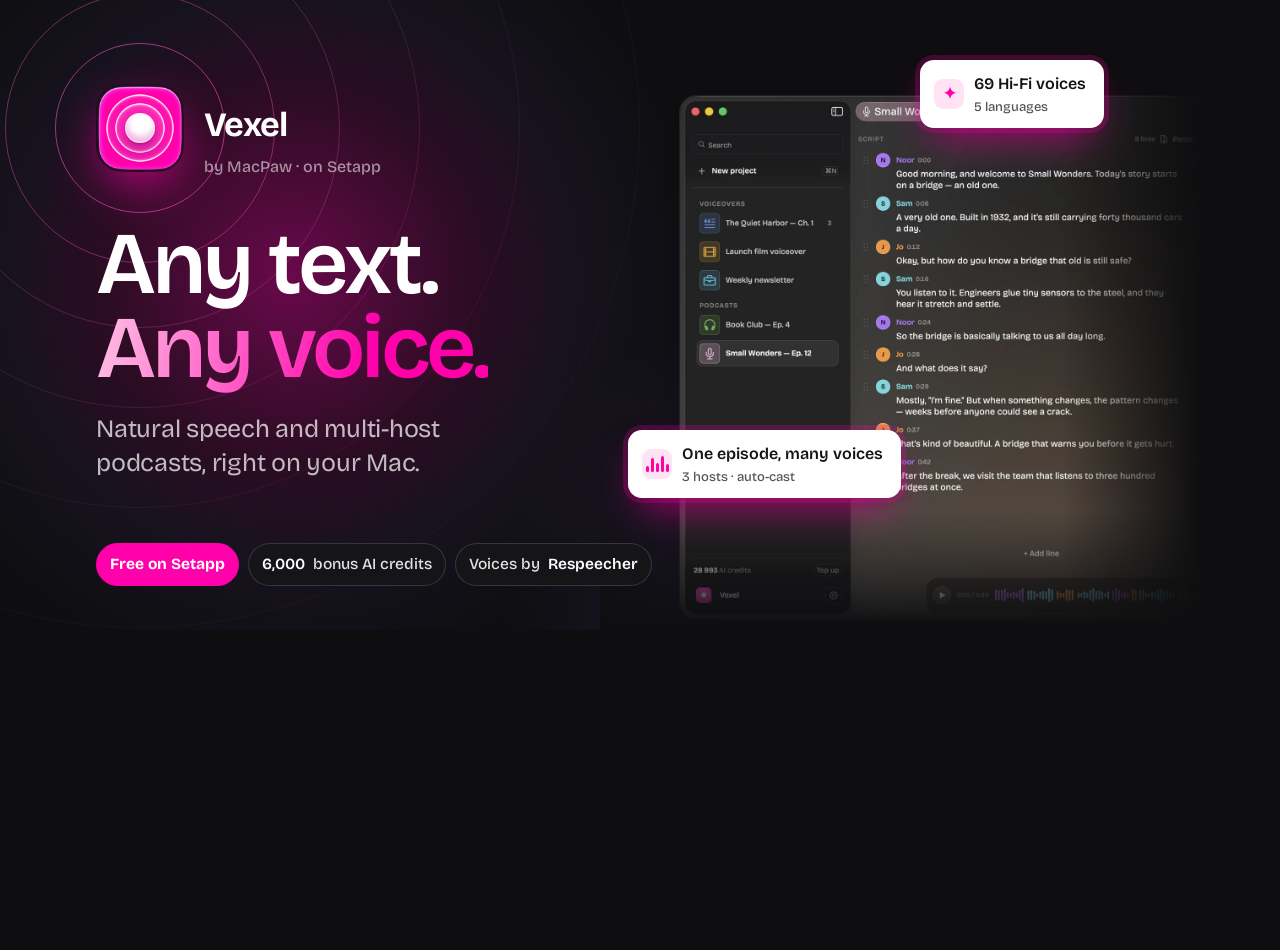
<file: og-source.html>
<!doctype html>
<html><head><meta charset="utf-8">
<link rel="stylesheet" href="assets/styles.css">
<style>
  html, body { margin: 0; width: 1200px; height: 630px; overflow: hidden; background: #0E0E10; }
  body { position: relative; font-family: "Bricolage", sans-serif; color: #fff; }
  /* pulse rings radiating from the icon */
  .rings { position: absolute; left: 140px; top: 128px; width: 0; height: 0; }
  .rings i { position: absolute; border-radius: 50%; border: 1.5px solid rgba(255,90,200,var(--a)); transform: translate(-50%,-50%); left: 0; top: 0; width: var(--s); height: var(--s); }
  .glow { position: absolute; left: -260px; top: -260px; width: 820px; height: 820px; border-radius: 50%;
    background: radial-gradient(closest-side, rgba(255,0,170,.38), rgba(255,0,170,.12) 45%, rgba(154,91,255,.06) 70%, transparent 100%); }
  .glow2 { position: absolute; right: -200px; bottom: -320px; width: 900px; height: 700px; border-radius: 50%;
    background: radial-gradient(closest-side, rgba(154,91,255,.22), transparent 100%); }
  .icon { position: absolute; left: 96px; top: 84px; width: 88px; height: 88px; border-radius: 26px; box-shadow: 0 18px 50px -10px rgba(255,0,170,.8); }
  .copy { position: absolute; left: 96px; top: 222px; width: 560px; }
  h1 { margin: 0; font-weight: 600; font-size: 88px; line-height: .96; letter-spacing: -.045em; }
  h1 em { font-style: normal; background: linear-gradient(100deg, #FFC2E6, #FF00AA 70%); -webkit-background-clip: text; background-clip: text; color: transparent; }
  .sub { margin-top: 22px; font-size: 25px; line-height: 1.35; color: rgba(255,255,255,.72); letter-spacing: -.01em; }
  .meta { position: absolute; left: 96px; bottom: 44px; display: flex; gap: 12px; align-items: center; font-size: 17px; color: rgba(255,255,255,.66); }
  .meta b { color: #fff; font-weight: 600; }
  .meta .chip { color: rgba(255,255,255,.88); font-size: 15.5px; min-height: 0; padding: 8px 13px; background: rgba(22,22,25,.92); }
  .meta { gap: 9px !important; }
  .meta .chip--pink { background: #FF00AA; border-color: #FF00AA; color: #fff; }
  .chip { padding: 8px 14px; border-radius: 999px; border: 1px solid rgba(255,255,255,.14); background: rgba(255,255,255,.04); }
  .chip--pink { background: #FF00AA; border-color: #FF00AA; color: #fff; font-weight: 700; }
  .wordmark { position: absolute; left: 204px; top: 98px; font-size: 34px; font-weight: 700; letter-spacing: -.02em; }
  .wordmark small { display: block; font-size: 16px; font-weight: 500; color: rgba(255,255,255,.55); letter-spacing: 0; margin-top: 2px; }
  /* tilted app window on the right */
  .shot { position: absolute; left: 680px; top: 96px; width: 760px; }
  .shot img { width: 100%; border-radius: 16px; display: block; box-shadow: 0 40px 90px -20px rgba(0,0,0,.8), 0 0 0 1px rgba(255,255,255,.1); }
  .frame { position: absolute; inset: -9px; border-radius: 22px; padding: 1px; background: linear-gradient(180deg, rgba(255,120,210,.95), rgba(255,0,170,.3) 20%, rgba(255,255,255,.06) 60%, transparent);
    -webkit-mask: linear-gradient(#000 0 0) content-box, linear-gradient(#000 0 0); -webkit-mask-composite: xor; mask-composite: exclude; }
  .pill { position: absolute; display: inline-flex; align-items: center; gap: 10px; padding: 11px 18px 11px 14px; border-radius: 14px; background: #fff; color: #141416;
    font-size: 16px; font-weight: 600; box-shadow: 0 0 0 5px rgba(255,0,170,.2), 0 18px 40px -12px rgba(255,0,170,.7), 0 10px 24px -10px rgba(0,0,0,.6); white-space: nowrap; }
  .pill small { display: block; font-weight: 500; font-size: 13px; color: #55555d; }
  .pill .dot { width: 30px; height: 30px; border-radius: 9px; display: grid; place-items: center; background: #FFE3F4; color: #FF00AA; font-size: 16px; }
  .eq { display: inline-flex; align-items: flex-end; gap: 2px; height: 16px; }
  .eq i { width: 3px; background: #FF00AA; border-radius: 2px; }
  .fade { position: absolute; right: 0; top: 0; bottom: 0; width: 140px; background: linear-gradient(90deg, transparent, #0E0E10); }
  .fadeb { position: absolute; left: 600px; right: 0; bottom: 0; height: 120px; background: linear-gradient(transparent, #0E0E10); }
</style></head>
<body>
  <div class="glow2"></div>
  <div class="rings"><div class="glow"></div>
    <i style="--s:170px;--a:.55"></i><i style="--s:270px;--a:.38"></i><i style="--s:400px;--a:.24"></i><i style="--s:560px;--a:.14"></i><i style="--s:760px;--a:.08"></i><i style="--s:1000px;--a:.05"></i>
  </div>
  <div class="shot"><div class="frame"></div><img src="assets/shots/hero-podcast-1800.webp" alt=""></div>
  <div class="fade"></div><div class="fadeb"></div>
  <span class="pill" style="left:628px; top:430px"><span class="dot"><span class="eq"><i style="height:40%"></i><i style="height:90%"></i><i style="height:60%"></i><i style="height:100%"></i><i style="height:50%"></i></span></span><span>One episode, many voices<small>3 hosts · auto-cast</small></span></span>
  <span class="pill" style="left:920px; top:60px"><span class="dot">✦</span><span>69 Hi-Fi voices<small>5 languages</small></span></span>
  <img class="icon" src="assets/img/app-icon-256.png" alt="">
  <div class="wordmark">Vexel<small>by MacPaw · on Setapp</small></div>
  <div class="copy">
    <h1>Any text.<br><em>Any voice.</em></h1>
    <p class="sub">Natural speech and multi-host<br>podcasts, right on your Mac.</p>
  </div>
  <div class="meta"><span class="chip chip--pink">Free on Setapp</span><span class="chip"><b>6,000</b> bonus AI credits</span><span class="chip">Voices by <b>Respeecher</b></span></div>
</body></html>
</file>
<file: assets/styles.css>
/* ==========================================================================
   Vexel landing — tokens → base → components → sections
   ========================================================================== */

/* ---------- Fonts (self-hosted, Latin subset) ---------- */
@font-face { font-family: "Bricolage"; src: url("fonts/bricolage-light.woff2") format("woff2"); font-weight: 300; font-display: swap; }
@font-face { font-family: "Bricolage"; src: url("fonts/bricolage-regular.woff2") format("woff2"); font-weight: 400; font-display: swap; }
@font-face { font-family: "Bricolage"; src: url("fonts/bricolage-medium.woff2") format("woff2"); font-weight: 500; font-display: swap; }
@font-face { font-family: "Bricolage"; src: url("fonts/bricolage-semibold.woff2") format("woff2"); font-weight: 600; font-display: swap; }
@font-face { font-family: "Bricolage"; src: url("fonts/bricolage-bold.woff2") format("woff2"); font-weight: 700; font-display: swap; }
/* Metric-matched fallback so the swap causes no layout shift */
@font-face { font-family: "Bricolage Fallback"; src: local("Arial"), local("Helvetica Neue"), local("Helvetica"); size-adjust: 101%; ascent-override: 92%; descent-override: 26%; line-gap-override: 0%; }

/* ---------- Tokens ---------- */
:root {
  color-scheme: dark;

  /* Brand */
  --brand: #FF00AA;            /* decorative only: orb, icon, highlights */
  --brand-soft: rgba(255, 0, 170, .14);
  --violet: #9A5BFF;
  --amber: #FAA333;
  --green: #4DC76B;

  /* Speaker palette (podcast timeline) */
  --spk-1: #FF00AA;
  --spk-2: #3CC6B0;
  --spk-3: #F5A524;
  --spk-4: #6F8CFF;

  /* Page — dark (default) */
  --bg: #121214;
  --bg-2: #18181B;
  --bg-grad: radial-gradient(1200px 600px at 50% -10%, #2C2D33 0%, rgba(18,18,20,0) 70%);
  --surface-1: rgba(255,255,255,.045);
  --surface-2: rgba(255,255,255,.07);
  --surface-3: rgba(255,255,255,.10);
  --surface-4: rgba(255,255,255,.13);
  --line-1: rgba(255,255,255,.08);
  --line-2: rgba(255,255,255,.13);
  --line-3: rgba(255,255,255,.2);
  --text-1: rgba(255,255,255,.96);
  --text-2: rgba(255,255,255,.74);
  --text-3: rgba(255,255,255,.6);
  --accent-text: #FF00AA;      /* AA on dark */
  --accent-bg: #FF00AA;        /* white text passes AA */
  --accent-bg-hover: #E21E89;
  --on-accent: #FFFFFF;
  --focus: #FF7AC0;
  --nav-bg: rgba(18,18,20,.72);
  --shadow-1: 0 1px 2px rgba(0,0,0,.4);
  --shadow-2: 0 10px 30px -12px rgba(0,0,0,.6);
  --shadow-3: 0 40px 120px -30px rgba(0,0,0,.8), 0 0 0 1px rgba(255,255,255,.06);

  /* App mockup surfaces — always dark, like the product */
  --app-bg: #1A1A1C;
  --app-grad: linear-gradient(160deg, #464750 0%, #2C2D30 55%, #1E1E21 100%);
  --app-g1: rgba(255,255,255,.045);
  --app-g2: rgba(255,255,255,.075);
  --app-g3: rgba(255,255,255,.10);
  --app-line: rgba(255,255,255,.09);
  --app-line-2: rgba(255,255,255,.16);
  --app-t1: rgba(255,255,255,.96);
  --app-t2: rgba(255,255,255,.72);
  --app-t3: rgba(255,255,255,.5);

  /* Type */
  --font: "Bricolage", "Bricolage Fallback", ui-sans-serif, system-ui, -apple-system, "Segoe UI", sans-serif;
  --mono: ui-monospace, "SF Mono", SFMono-Regular, Menlo, Consolas, monospace;
  --fs-xs: .8125rem;
  --fs-sm: .9375rem;
  --fs-base: clamp(1rem, .97rem + .15vw, 1.0625rem);
  --fs-lg: clamp(1.0625rem, 1rem + .35vw, 1.3125rem);
  --fs-h4: clamp(1.125rem, 1.06rem + .3vw, 1.25rem);
  --fs-h3: clamp(1.3rem, 1.15rem + .7vw, 1.75rem);
  --fs-h2: clamp(2rem, 1.45rem + 2.4vw, 3.5rem);
  --fs-display: clamp(2.9rem, 1.6rem + 5.6vw, 6.5rem);
  --lh-tight: 1.02;
  --lh-snug: 1.18;
  --lh-body: 1.6;
  --tracking-tight: -.035em;

  /* Space */
  --s-1: 4px; --s-2: 8px; --s-3: 12px; --s-4: 16px; --s-5: 24px;
  --s-6: 32px; --s-7: 48px; --s-8: 64px; --s-9: 96px;
  --gutter: clamp(16px, 4vw, 40px);
  --section-y: clamp(72px, 5vw + 48px, 132px);
  --max: 1200px;
  --max-wide: 1320px;
  --measure: 62ch;

  /* Radius */
  --r-1: 8px; --r-2: 12px; --r-3: 18px; --r-4: 26px; --r-pill: 999px;

  /* Motion */
  --ease: cubic-bezier(.2, .7, .2, 1);
  --dur-1: 160ms; --dur-2: 280ms; --dur-3: 700ms;
}

/* Light theme — system preference (unless forced dark) or manual toggle */
@media (prefers-color-scheme: light) {
  :root:not([data-theme="dark"]) {
    color-scheme: light;
    --bg: #F6F5F7;
    --bg-2: #FFFFFF;
    --bg-grad: radial-gradient(1200px 600px at 50% -10%, #E9E7EE 0%, rgba(246,245,247,0) 70%);
    --surface-1: rgba(20,20,26,.03);
    --surface-2: rgba(20,20,26,.05);
    --surface-3: rgba(20,20,26,.075);
    --surface-4: rgba(20,20,26,.1);
    --line-1: rgba(20,20,26,.08);
    --line-2: rgba(20,20,26,.12);
    --line-3: rgba(20,20,26,.2);
    --text-1: #131316;
    --text-2: #45454D;
    --text-3: #62626B;
    --accent-text: #FF00AA;
    --accent-bg: #FF00AA;
    --accent-bg-hover: #FF1AB5;
    --focus: #FF00AA;
    --nav-bg: rgba(246,245,247,.78);
    --shadow-1: 0 1px 2px rgba(20,20,26,.08);
    --shadow-2: 0 12px 30px -14px rgba(20,20,26,.25);
    --shadow-3: 0 40px 100px -30px rgba(20,20,40,.35), 0 0 0 1px rgba(20,20,26,.08);
  }
}
:root[data-theme="light"] {
  color-scheme: light;
  --bg: #F6F5F7;
  --bg-2: #FFFFFF;
  --bg-grad: radial-gradient(1200px 600px at 50% -10%, #E9E7EE 0%, rgba(246,245,247,0) 70%);
  --surface-1: rgba(20,20,26,.03);
  --surface-2: rgba(20,20,26,.05);
  --surface-3: rgba(20,20,26,.075);
  --surface-4: rgba(20,20,26,.1);
  --line-1: rgba(20,20,26,.08);
  --line-2: rgba(20,20,26,.12);
  --line-3: rgba(20,20,26,.2);
  --text-1: #131316;
  --text-2: #45454D;
  --text-3: #62626B;
  --accent-text: #FF00AA;
  --accent-bg: #FF00AA;
  --accent-bg-hover: #FF1AB5;
  --focus: #FF00AA;
  --nav-bg: rgba(246,245,247,.78);
  --shadow-1: 0 1px 2px rgba(20,20,26,.08);
  --shadow-2: 0 12px 30px -14px rgba(20,20,26,.25);
  --shadow-3: 0 40px 100px -30px rgba(20,20,40,.35), 0 0 0 1px rgba(20,20,26,.08);
}

/* ---------- Base ---------- */
*, *::before, *::after { box-sizing: border-box; }
html { -webkit-text-size-adjust: 100%; text-size-adjust: 100%; scroll-behavior: smooth; scroll-padding-top: 88px; }
body {
  margin: 0;
  background: var(--bg-grad), var(--bg);
  background-repeat: no-repeat;
  color: var(--text-1);
  font-family: var(--font);
  font-size: var(--fs-base);
  line-height: var(--lh-body);
  -webkit-font-smoothing: antialiased;
  -moz-osx-font-smoothing: grayscale;
  overflow-x: clip;
  text-rendering: optimizeLegibility;
}
img, svg { display: block; max-width: 100%; }
img { height: auto; }
a { color: inherit; text-decoration: none; }
button { font: inherit; color: inherit; }
h1, h2, h3, h4, p, ul, ol, figure, blockquote, dl, dd { margin: 0; }
ul[role="list"], ol[role="list"] { list-style: none; padding: 0; }
:focus-visible { outline: 2px solid var(--focus); outline-offset: 3px; border-radius: 6px; }
::selection { background: rgba(255,0,170,.35); color: inherit; }
kbd {
  font-family: var(--font); font-size: .82em; font-weight: 500;
  display: inline-flex; align-items: center; justify-content: center;
  min-width: 1.9em; height: 1.9em; padding: 0 .45em;
  border-radius: 6px; border: 1px solid var(--line-2);
  background: var(--surface-2); box-shadow: inset 0 -1px 0 var(--line-2);
  color: var(--text-1);
}
.sr-only { position: absolute !important; width: 1px; height: 1px; padding: 0; margin: -1px; overflow: hidden; clip: rect(0 0 0 0); white-space: nowrap; border: 0; }
.skip-link {
  position: fixed; left: 16px; top: -60px; z-index: 100;
  background: var(--accent-bg); color: var(--on-accent);
  padding: 12px 18px; border-radius: var(--r-2); font-weight: 600;
  transition: top var(--dur-1) var(--ease);
}
.skip-link:focus { top: 16px; }

/* ---------- Layout primitives ---------- */
.container { width: 100%; max-width: calc(var(--max) + var(--gutter) * 2); margin-inline: auto; padding-inline: var(--gutter); }
.section { padding-block: var(--section-y); position: relative; }
.section--tight { padding-block: calc(var(--section-y) * .6); }
.section--band { background: var(--bg-2); border-block: 1px solid var(--line-1); }
.section-head { max-width: 760px; margin-bottom: clamp(40px, 5vw, 72px); }
.section-head--center { margin-inline: auto; text-align: center; }
.eyebrow {
  display: inline-flex; align-items: center; gap: 10px;
  font-size: var(--fs-xs); font-weight: 600; letter-spacing: .08em; text-transform: uppercase;
  color: var(--text-3); margin-bottom: var(--s-4);
}
.eyebrow::before { content: ""; width: 18px; height: 1px; background: currentColor; opacity: .7; }
.section-head--center .eyebrow::before { display: none; }
.h2 { font-size: var(--fs-h2); line-height: 1.06; letter-spacing: var(--tracking-tight); font-weight: 600; text-wrap: balance; }
.h3 { font-size: var(--fs-h3); line-height: var(--lh-snug); letter-spacing: -.02em; font-weight: 600; text-wrap: balance; }
.h4 { font-size: var(--fs-h4); line-height: 1.3; letter-spacing: -.01em; font-weight: 600; }
.lead { font-size: var(--fs-lg); color: var(--text-2); line-height: 1.5; max-width: var(--measure); font-weight: 400; text-wrap: pretty; }
.section-head .lead { margin-top: var(--s-5); }
.section-head--center .lead { margin-inline: auto; }
.muted { color: var(--text-2); }
.accent { color: var(--accent-text); }

/* ---------- Buttons ---------- */
.btn {
  --btn-h: 48px;
  display: inline-flex; align-items: center; justify-content: center; gap: 10px;
  min-height: var(--btn-h); padding: 0 22px;
  border-radius: var(--r-pill); border: 1px solid transparent;
  font-size: var(--fs-sm); font-weight: 600; letter-spacing: -.005em; white-space: nowrap;
  cursor: pointer;
  transition: background-color var(--dur-1) var(--ease), border-color var(--dur-1) var(--ease), transform var(--dur-1) var(--ease), box-shadow var(--dur-2) var(--ease);
}
.btn svg { width: 18px; height: 18px; flex: none; }
.btn--primary { background: var(--accent-bg); color: var(--on-accent); box-shadow: 0 8px 24px -10px rgba(255,0,170,.6), inset 0 1px 0 rgba(255,255,255,.22); }
.btn--primary:hover { background: var(--accent-bg-hover); transform: translateY(-1px); }
.btn--ghost { background: var(--surface-2); border-color: var(--line-2); color: var(--text-1); }
.btn--ghost:hover { background: var(--surface-3); border-color: var(--line-3); }
.btn--sm { --btn-h: 44px; padding: 0 18px; }
.btn--lg { --btn-h: 56px; padding: 0 28px; font-size: 1rem; }
.btn:active { transform: translateY(0); }

.chip {
  display: inline-flex; align-items: center; gap: 8px;
  min-height: 32px; padding: 4px 12px;
  border-radius: var(--r-pill); border: 1px solid var(--line-2); background: var(--surface-1);
  font-size: var(--fs-xs); font-weight: 500; color: var(--text-2);
}
.chip svg { width: 14px; height: 14px; }
.chip--dot::before { content: ""; width: 6px; height: 6px; border-radius: 50%; background: var(--green); box-shadow: 0 0 0 3px rgba(77,199,107,.18); }

.icon-btn {
  display: inline-grid; place-items: center; width: 44px; height: 44px;
  border-radius: var(--r-pill); border: 1px solid var(--line-2); background: var(--surface-1);
  cursor: pointer; transition: background-color var(--dur-1) var(--ease);
}
.icon-btn:hover { background: var(--surface-3); }
.icon-btn svg { width: 18px; height: 18px; }

/* ---------- Nav ---------- */
.nav {
  position: sticky; top: env(safe-area-inset-top, 0px); z-index: 50;
  background: var(--nav-bg);
  -webkit-backdrop-filter: saturate(180%) blur(18px); backdrop-filter: saturate(180%) blur(18px);
  border-bottom: 1px solid transparent;
  transition: border-color var(--dur-2) var(--ease);
}
.nav.is-scrolled { border-bottom-color: var(--line-1); }
.nav__inner { display: flex; align-items: center; gap: var(--s-5); height: 68px; }
.brand { display: inline-flex; align-items: center; gap: 10px; font-weight: 700; font-size: 1.1875rem; letter-spacing: -.02em; min-height: 44px; }
.brand img { width: 30px; height: 30px; border-radius: 8px; }
.brand small { font-weight: 500; font-size: .75rem; color: var(--text-3); letter-spacing: 0; margin-left: 2px; }
.nav__links { display: none; gap: 4px; margin-left: var(--s-4); }
.nav__links a {
  display: inline-flex; align-items: center; min-height: 44px; padding: 0 12px;
  font-size: var(--fs-sm); color: var(--text-2); border-radius: var(--r-pill);
  transition: color var(--dur-1) var(--ease), background-color var(--dur-1) var(--ease);
}
.nav__links a:hover { color: var(--text-1); background: var(--surface-2); }
.nav__actions { margin-left: auto; display: flex; align-items: center; gap: 10px; }
.nav__cta { display: none; }
.nav__menu-btn { display: inline-grid; }
@media (min-width: 1024px) {
  .nav__links { display: flex; }
  .nav__cta { display: inline-flex; }
  .nav__menu-btn { display: none; }
}
@media (min-width: 560px) and (max-width: 1023.98px) { .nav__cta { display: inline-flex; } }

.theme-toggle .i-sun { display: none; }
:root[data-theme="light"] .theme-toggle .i-sun { display: block; }
:root[data-theme="light"] .theme-toggle .i-moon { display: none; }
@media (prefers-color-scheme: light) {
  :root:not([data-theme="dark"]) .theme-toggle .i-sun { display: block; }
  :root:not([data-theme="dark"]) .theme-toggle .i-moon { display: none; }
}

/* Mobile menu (full screen) */
.menu {
  position: fixed; inset: 0; z-index: 60;
  background: var(--bg);
  display: flex; flex-direction: column;
  padding: 0 var(--gutter) max(24px, env(safe-area-inset-bottom));
  opacity: 0; visibility: hidden; transform: translateY(-8px);
  transition: opacity var(--dur-2) var(--ease), transform var(--dur-2) var(--ease), visibility 0s linear var(--dur-2);
}
.menu.is-open { opacity: 1; visibility: visible; transform: none; transition-delay: 0s; }
.menu__top { display: flex; align-items: center; justify-content: space-between; height: 68px; }
.menu__links { display: flex; flex-direction: column; margin-top: var(--s-6); }
.menu__links a {
  display: flex; align-items: center; justify-content: space-between; min-height: 64px;
  font-size: clamp(1.75rem, 6vw, 2.5rem); font-weight: 600; letter-spacing: -.03em;
  border-bottom: 1px solid var(--line-1);
}
.menu__links a span { font-size: var(--fs-sm); font-weight: 500; color: var(--text-3); letter-spacing: 0; }
.menu__foot { margin-top: auto; display: grid; gap: var(--s-4); }
.menu__foot .btn { width: 100%; }
.menu__foot p { font-size: var(--fs-xs); color: var(--text-3); text-align: center; }
body.menu-open { overflow: hidden; }

/* ---------- Orb (signature visual) ---------- */
.orb {
  --size: 520px;
  position: absolute; width: var(--size); aspect-ratio: 1; border-radius: 50%;
  pointer-events: none; z-index: 0;
  background:
    radial-gradient(circle at 50% 50%, rgba(255,255,255,.9) 0 6%, rgba(255,210,236,.55) 12%, rgba(255,0,170,.55) 30%, rgba(154,91,255,.22) 52%, rgba(154,91,255,0) 70%);
  filter: blur(8px);
  animation: orb-breathe 7s var(--ease) infinite;
}
.orb::before, .orb::after {
  content: ""; position: absolute; inset: 14%; border-radius: 50%;
  border: 1.5px solid rgba(255,255,255,.35);
  animation: orb-ring 7s var(--ease) infinite;
}
.orb::after { inset: 26%; border-color: rgba(255,255,255,.28); animation-delay: -3.5s; }
@keyframes orb-breathe { 0%,100% { transform: scale(.94); opacity: .85; } 50% { transform: scale(1.04); opacity: 1; } }
@keyframes orb-ring { 0% { transform: scale(.9); opacity: 0; } 30% { opacity: .9; } 100% { transform: scale(1.35); opacity: 0; } }
:root[data-theme="light"] .orb { opacity: .8; }

/* ---------- Hero ---------- */
.hero { position: relative; padding-top: clamp(48px, 7vw, 104px); padding-bottom: clamp(56px, 7vw, 112px); overflow: clip; }
.hero__copy { position: relative; z-index: 2; text-align: center; max-width: 1120px; margin-inline: auto; }
.hero__badge { margin-bottom: var(--s-5); }
.hero__badge a { display: inline-flex; align-items: center; gap: 10px; min-height: 36px; padding: 4px 6px 4px 14px; border-radius: var(--r-pill); border: 1px solid var(--line-2); background: var(--surface-1); font-size: var(--fs-xs); color: var(--text-2); transition: border-color var(--dur-1) var(--ease); }
.hero__badge a:hover { border-color: var(--line-3); }
.hero__badge b { font-weight: 600; color: var(--text-1); }
.hero__badge span { display: inline-flex; align-items: center; padding: 3px 10px; border-radius: var(--r-pill); background: var(--brand-soft); color: var(--accent-text); font-weight: 600; }
.hero h1 { font-size: var(--fs-display); line-height: var(--lh-tight); letter-spacing: -.045em; font-weight: 600; text-wrap: balance; }
.hero h1 em { font-style: normal; background: linear-gradient(100deg, var(--text-1) 0%, var(--text-1) 35%, var(--accent-text) 100%); -webkit-background-clip: text; background-clip: text; color: transparent; }
.hero__sub { margin: var(--s-5) auto 0; max-width: 40rem; font-size: var(--fs-lg); color: var(--text-2); line-height: 1.5; text-wrap: pretty; }
.hero__ctas { display: flex; flex-direction: column; gap: 12px; margin-top: var(--s-6); }
.hero__ctas .btn { width: 100%; }
@media (min-width: 560px) {
  .hero__ctas { flex-direction: row; justify-content: center; }
  .hero__ctas .btn { width: auto; }
}
.trust-row { display: flex; flex-wrap: wrap; justify-content: center; gap: 8px 18px; margin-top: var(--s-5); font-size: var(--fs-xs); color: var(--text-3); }
.trust-row li { display: inline-flex; align-items: center; gap: 8px; }
.trust-row svg { width: 15px; height: 15px; color: var(--text-2); }

.hero__visual { position: relative; z-index: 1; margin-top: clamp(48px, 6vw, 88px); }
.hero__visual .orb { --size: min(900px, 130vw); left: 50%; top: -18%; translate: -50% 0; opacity: .75; }
.hero__visual .container { max-width: calc(var(--max) + var(--gutter) * 2); }
@media (min-width: 1536px) { .hero__visual .container { max-width: calc(var(--max-wide) + var(--gutter) * 2); } }

/* ---------- Shared app atoms (used by mini mockups) ---------- */
.w-pill { display: inline-flex; align-items: center; gap: 6px; padding: 5px 10px; border-radius: 999px; background: var(--app-g2); border: 1px solid var(--app-line); font-size: 12px; color: var(--app-t2); white-space: nowrap; }
.w-pill--ai { background: rgba(255,0,170,.14); border-color: rgba(255,0,170,.35); color: #FFC2E1; }
.w-pill svg { width: 13px; height: 13px; }
.avatar { width: 28px; height: 28px; border-radius: 50%; display: grid; place-items: center; font-size: 11px; font-weight: 700; color: #141416; }
.hifi { margin-left: auto; font-size: 9.5px; font-weight: 700; letter-spacing: .04em; padding: 2px 6px; border-radius: 5px; background: rgba(255,0,170,.18); color: #FFB3D9; flex: none; }
.seg { display: grid; grid-template-columns: repeat(3, 1fr); gap: 2px; padding: 3px; border-radius: 9px; background: var(--app-g1); border: 1px solid var(--app-line); margin-top: 16px; }
.seg span { text-align: center; padding: 5px 0; border-radius: 7px; font-size: 11px; color: var(--app-t3); }
.seg span.is-on { background: var(--app-g3); color: var(--app-t1); font-weight: 600; }

/* ---------- Trust strip ---------- */
.trust-strip { border-block: 1px solid var(--line-1); }
.trust-strip ul { display: flex; flex-wrap: wrap; justify-content: center; align-items: center; gap: 14px 40px; padding-block: 28px; }
.trust-strip li { display: inline-flex; align-items: center; gap: 10px; color: var(--text-2); font-size: var(--fs-sm); font-weight: 500; }
.trust-strip li b { color: var(--text-1); font-weight: 700; letter-spacing: -.01em; }
.trust-strip svg { width: 18px; height: 18px; color: var(--text-3); }
.trust-strip .sep { width: 4px; height: 4px; border-radius: 50%; background: var(--line-3); }
@media (max-width: 559.98px) { .trust-strip .sep { display: none; } .trust-strip ul { flex-direction: column; gap: 10px; } }

/* ---------- Cards ---------- */
.grid-3 { display: grid; gap: var(--s-4); grid-template-columns: 1fr; }
@media (min-width: 768px) { .grid-3 { grid-template-columns: repeat(2, 1fr); gap: var(--s-5); } .grid-3 > :last-child:nth-child(odd) { grid-column: 1 / -1; } }
@media (min-width: 1024px) { .grid-3 { grid-template-columns: repeat(3, 1fr); } .grid-3 > :last-child:nth-child(odd) { grid-column: auto; } }
.card {
  position: relative; padding: clamp(24px, 3vw, 36px); border-radius: var(--r-4);
  background: var(--surface-1); border: 1px solid var(--line-1);
  transition: border-color var(--dur-2) var(--ease), background-color var(--dur-2) var(--ease), transform var(--dur-2) var(--ease);
}
.card:hover { border-color: var(--line-2); background: var(--surface-2); }
.card__icon { width: 44px; height: 44px; border-radius: 12px; display: grid; place-items: center; background: var(--surface-2); border: 1px solid var(--line-2); margin-bottom: var(--s-5); color: var(--accent-text); }
.card__icon svg { width: 22px; height: 22px; }
.card h3 { margin-bottom: var(--s-3); }
.card p { color: var(--text-2); }
.card__foot { margin-top: var(--s-5); padding-top: var(--s-4); border-top: 1px solid var(--line-1); font-size: var(--fs-xs); color: var(--text-3); display: flex; gap: 8px; align-items: center; }

/* ---------- Feature story ---------- */
.story { display: grid; gap: clamp(80px, 8vw, 128px); }
.chapter { display: grid; gap: clamp(32px, 4vw, 64px); align-items: center; }
@media (min-width: 1024px) {
  .chapter { grid-template-columns: 5fr 7fr; }
  .chapter:nth-child(even) { grid-template-columns: 7fr 5fr; }
  .chapter:nth-child(even) .chapter__copy { order: 2; }
}
.chapter__kicker { font-size: var(--fs-xs); font-weight: 600; letter-spacing: .08em; text-transform: uppercase; color: var(--accent-text); margin-bottom: var(--s-3); }
.chapter__copy .lead { margin-top: var(--s-4); }
.checks { display: grid; gap: 12px; margin-top: var(--s-6); }
.checks > li { display: grid; grid-template-columns: 22px 1fr; gap: 12px; color: var(--text-2); font-size: var(--fs-sm); }
.checks > li > svg { width: 20px; height: 20px; color: var(--accent-text); margin-top: 2px; }
.detail { display: inline-block; line-height: 2; margin-top: var(--s-6); padding: 12px 16px; border-radius: var(--r-2); border: 1px dashed var(--line-3); font-size: var(--fs-sm); color: var(--text-2); }
.detail b { color: var(--text-1); font-weight: 600; }

.stage {
  position: relative; border-radius: var(--r-4); padding: clamp(16px, 3vw, 40px);
  background: var(--surface-1); border: 1px solid var(--line-1); overflow: hidden;
  container-type: inline-size;
}
.stage::before { content: ""; position: absolute; inset: auto -20% -60% -20%; height: 90%; background: radial-gradient(closest-side, rgba(255,0,170,.18), transparent); pointer-events: none; }
.panel { position: relative; border-radius: 16px; background: var(--app-grad); color: var(--app-t1); font-size: 13px; line-height: 1.4; box-shadow: var(--shadow-2), 0 0 0 1px rgba(255,255,255,.08); padding: 16px; }

/* Waveform bars (generated) */
.wave { display: flex; align-items: center; gap: 2px; height: 100%; }
.wave i { flex: 1 1 0; min-width: 0; border-radius: 2px; background: currentColor; opacity: .8; }
.fmt { display: inline-flex; align-items: center; gap: 8px; padding: 8px 12px; border-radius: 10px; background: var(--app-g2); border: 1px solid var(--app-line); font-size: 12px; font-weight: 600; }

/* Terminal */
.term { font-family: var(--mono); font-size: 12.5px; line-height: 1.7; background: #0D0D10; border-radius: 14px; box-shadow: var(--shadow-2), 0 0 0 1px rgba(255,255,255,.08); overflow: hidden; color: #E7E7EC; }
.term__bar { display: flex; align-items: center; gap: 12px; padding: 10px 14px; border-bottom: 1px solid rgba(255,255,255,.08); font-family: var(--font); font-size: 12px; color: rgba(255,255,255,.5); }
.term__bar .lights i { width: 10px; height: 10px; }
.term pre { margin: 0; padding: 16px; overflow-x: auto; white-space: pre; tab-size: 2; }
.term .p { color: #FF7AC0; } .term .c { color: rgba(255,255,255,.45); } .term .ok { color: #7EE29A; } .term .k { color: #9FC2FF; }
.mcp-tools { display: flex; flex-wrap: wrap; gap: 8px; margin-top: 14px; }
.mcp-tools code { font-family: var(--mono); font-size: 12px; padding: 6px 10px; border-radius: 8px; background: var(--surface-2); border: 1px solid var(--line-2); color: var(--text-1); }

/* ---------- Listen and compare ---------- */
.listen { border-radius: var(--r-4); border: 1px solid var(--line-2); background: var(--surface-1); padding: clamp(16px, 3vw, 32px); box-shadow: var(--shadow-2); }
.listen__bar { display: flex; flex-wrap: wrap; align-items: center; justify-content: space-between; gap: 12px 20px; margin-bottom: var(--s-5); }
.listen__note { font-size: var(--fs-xs); color: var(--text-3); }
.ltabs { display: flex; flex-wrap: wrap; gap: 6px; padding: 4px; border-radius: var(--r-pill); background: var(--surface-2); border: 1px solid var(--line-1); }
.ltabs button { min-height: 40px; padding: 0 16px; border: 0; border-radius: var(--r-pill); background: transparent; color: var(--text-2); font: 500 var(--fs-sm) var(--font); cursor: pointer; transition: background-color var(--dur-1) var(--ease), color var(--dur-1) var(--ease); }
.ltabs button[lang="ar"] { font-family: -apple-system, "SF Arabic", "Geeza Pro", system-ui, sans-serif; }
.ltabs button:hover { color: var(--text-1); }
.ltabs button[aria-selected="true"] { background: var(--text-1); color: var(--bg); }
.vgrid { display: grid; gap: 10px; grid-template-columns: 1fr; }
@media (min-width: 600px) { .vgrid { grid-template-columns: repeat(2, 1fr); } }
@media (min-width: 1024px) { .vgrid { grid-template-columns: repeat(4, 1fr); gap: 14px; } }
.vcard__btn {
  width: 100%; height: 100%; display: grid; grid-template-columns: 40px 1fr 44px; grid-template-areas: "av who play" "wave wave wave" "meta meta meta"; gap: 12px 12px; align-items: center;
  padding: 16px; border-radius: var(--r-3); border: 1px solid var(--line-2); background: var(--bg-2); color: var(--text-1); text-align: left; cursor: pointer;
  transition: border-color var(--dur-2) var(--ease), transform .45s var(--ease), box-shadow .45s var(--ease), background-color var(--dur-2) var(--ease);
}
.vcard__btn:hover { transform: translateY(-3px); border-color: var(--line-3); box-shadow: var(--shadow-2); }
.vcard.is-playing .vcard__btn { border-color: rgba(255,0,170,.6); box-shadow: 0 0 0 4px rgba(255,0,170,.14), 0 18px 40px -16px rgba(255,0,170,.55); }
.vcard__av { grid-area: av; width: 40px; height: 40px; border-radius: 50%; display: grid; place-items: center; font-weight: 700; color: #141416; }
.vcard__who { grid-area: who; min-width: 0; }
.vcard__who b { display: block; font-size: var(--fs-sm); font-weight: 600; white-space: nowrap; overflow: hidden; text-overflow: ellipsis; }
.vcard__who small { display: block; font-size: var(--fs-xs); color: var(--text-3); white-space: nowrap; overflow: hidden; text-overflow: ellipsis; }
.vcard__play { grid-area: play; width: 44px; height: 44px; border-radius: 50%; display: grid; place-items: center; background: var(--accent-bg); color: #fff; box-shadow: 0 8px 20px -8px rgba(255,0,170,.7); transition: transform var(--dur-1) var(--ease); }
.vcard__btn:hover .vcard__play { transform: scale(1.06); }
.vcard__play svg { width: 16px; height: 16px; }
.vcard__play .i-pause { display: none; }
.vcard__btn[aria-pressed="true"] .vcard__play .i-play { display: none; }
.vcard__btn[aria-pressed="true"] .vcard__play .i-pause { display: block; }
.vcard__wave { grid-area: wave; height: 30px; color: var(--text-3); }
.vcard__wave .wave i { transition: background-color 120ms linear, opacity 120ms linear; }
.vcard__wave .wave i.lit { background: var(--accent-text); opacity: 1; }
.vcard.is-playing .vcard__wave .wave i { animation: breathe 1.2s ease-in-out infinite; animation-delay: calc(var(--i, 0) * -60ms); }
@keyframes breathe { 0%, 100% { transform: scaleY(1); } 50% { transform: scaleY(.7); } }
.vcard__meta { grid-area: meta; display: flex; align-items: center; gap: 8px; font-size: var(--fs-xs); color: var(--text-3); }
.vcard__style { padding: 3px 9px; border-radius: var(--r-pill); background: var(--surface-2); border: 1px solid var(--line-1); color: var(--text-2); }
.vcard__hifi { font-size: 10px; font-weight: 700; letter-spacing: .05em; padding: 3px 7px; border-radius: 6px; background: var(--brand-soft); color: var(--accent-text); }
.vcard__dur { margin-left: auto; font-variant-numeric: tabular-nums; }
@media (prefers-reduced-motion: reduce) { .vcard.is-playing .vcard__wave .wave i { animation: none; } }

/* ---------- Steps ---------- */
.steps { display: grid; gap: var(--s-4); counter-reset: step; }
@media (min-width: 768px) { .steps { grid-template-columns: repeat(3, 1fr); gap: var(--s-5); } }
.step { padding: clamp(24px, 3vw, 32px); border-radius: var(--r-4); border: 1px solid var(--line-1); background: var(--surface-1); display: flex; flex-direction: column; }
.step__n { display: inline-grid; place-items: center; width: 36px; height: 36px; border-radius: 50%; border: 1px solid var(--line-3); font-weight: 600; font-size: var(--fs-sm); margin-bottom: var(--s-5); }
.step h3 { margin-bottom: 8px; }
.step p { color: var(--text-2); }
.step__vis { margin-top: auto; padding-top: var(--s-5); }
.mini { border-radius: 14px; background: var(--app-grad); padding: 14px; color: var(--app-t1); font-size: 12px; box-shadow: 0 0 0 1px rgba(255,255,255,.08); display: grid; gap: 8px; min-height: 108px; align-content: center; }
.mini .row { display: flex; align-items: center; gap: 8px; }
.mini .bar { height: 8px; border-radius: 4px; background: var(--app-g3); }
.mini .wave { height: 30px; color: rgba(255,255,255,.7); }
@media (min-width: 768px) and (max-width: 1023.98px) { .steps { grid-template-columns: 1fr; } .step { display: grid; grid-template-columns: 1fr 1fr; column-gap: var(--s-6); } .step__vis { grid-column: 2; grid-row: 1 / span 3; padding-top: 0; align-self: center; } }

/* ---------- Comparison ---------- */
.compare { width: 100%; border-collapse: separate; border-spacing: 0; font-size: var(--fs-sm); }
.compare-wrap { border-radius: var(--r-4); border: 1px solid var(--line-2); overflow: hidden; background: var(--surface-1); }
.compare th, .compare td { padding: 16px clamp(12px, 2.4vw, 28px); text-align: left; vertical-align: middle; border-bottom: 1px solid var(--line-1); }
.compare tr:last-child th, .compare tr:last-child td { border-bottom: 0; }
.compare thead th { font-size: var(--fs-xs); font-weight: 600; letter-spacing: .06em; text-transform: uppercase; color: var(--text-3); padding-block: 18px; }
.compare thead th.vx { color: var(--text-1); }
.compare tbody th { font-weight: 500; color: var(--text-1); width: 40%; }
.compare td { color: var(--text-2); width: 30%; }
.compare .vx { background: var(--surface-2); }
.compare td.vx { color: var(--text-1); font-weight: 500; }
.mark { display: inline-flex; align-items: center; gap: 8px; }
.mark svg { width: 18px; height: 18px; flex: none; }
.mark--yes svg { color: var(--accent-text); }
.mark--no svg { color: var(--text-3); }
.vx-head { display: inline-flex; align-items: center; gap: 8px; }
.vx-head img { width: 20px; height: 20px; border-radius: 5px; }
@media (max-width: 559.98px) {
  .compare thead { display: none; }
  .compare, .compare tbody, .compare tr, .compare th, .compare td { display: block; width: 100%; }
  .compare tr { padding: 16px; border-bottom: 1px solid var(--line-1); display: grid; grid-template-columns: 1fr 1fr; gap: 8px; }
  .compare tr:last-child { border-bottom: 0; }
  .compare tbody th { grid-column: 1 / -1; padding: 0 0 4px; border: 0; }
  .compare td { padding: 10px 12px; border: 1px solid var(--line-1); border-radius: 10px; font-size: var(--fs-xs); }
  .compare td::before { content: attr(data-label); display: block; font-size: 11px; font-weight: 600; letter-spacing: .05em; text-transform: uppercase; color: var(--text-3); margin-bottom: 4px; }
  .compare .vx { background: var(--surface-2); }
}

/* ---------- Proof (placeholders) ---------- */
.proof { display: grid; gap: var(--s-4); }
@media (min-width: 768px) { .proof { grid-template-columns: repeat(2, 1fr); gap: var(--s-5); } }
@media (min-width: 1024px) { .proof { grid-template-columns: 1.3fr 1fr 1fr; } }
.proof-card { position: relative; padding: clamp(24px, 3vw, 36px); border-radius: var(--r-4); border: 1px dashed var(--line-3); background: var(--surface-1); display: flex; flex-direction: column; gap: var(--s-5); min-height: 280px; }
.proof-card:first-child { background: var(--surface-2); }
@media (min-width: 768px) and (max-width: 1023.98px) { .proof-card:first-child { grid-column: 1 / -1; } }
.proof-card__metric { font-size: clamp(2.75rem, 2rem + 3vw, 4.25rem); font-weight: 600; letter-spacing: -.05em; line-height: 1; }
.proof-card__metric small { display: block; font-size: var(--fs-sm); font-weight: 500; color: var(--text-3); letter-spacing: 0; margin-top: 10px; }
.proof-card blockquote { font-size: var(--fs-lg); line-height: 1.45; color: var(--text-2); }
.proof-card footer { margin-top: auto; display: flex; align-items: center; gap: 12px; font-size: var(--fs-sm); }
.proof-card footer .ph { width: 40px; height: 40px; border-radius: 50%; background: var(--surface-3); border: 1px dashed var(--line-3); }
.proof-card footer b { display: block; font-weight: 600; }
.proof-card footer span { color: var(--text-3); font-size: var(--fs-xs); }
.todo-tag { position: absolute; top: 16px; right: 16px; font-family: var(--mono); font-size: 10.5px; padding: 3px 8px; border-radius: 6px; background: rgba(250,163,51,.14); color: #B86B00; border: 1px solid rgba(250,163,51,.35); }
:root:not([data-theme="light"]) .todo-tag { color: var(--amber); }
@media (prefers-color-scheme: light) { :root:not([data-theme="dark"]) .todo-tag { color: #8A5000; } }
:root[data-theme="light"] .todo-tag { color: #8A5000; }

/* ---------- Get Vexel ---------- */
.get { display: grid; gap: var(--s-5); align-items: stretch; }
@media (min-width: 1024px) { .get { grid-template-columns: 1.25fr 1fr; } }
.get-card { position: relative; overflow: hidden; border-radius: var(--r-4); padding: clamp(28px, 4vw, 48px); background: var(--app-grad); color: var(--app-t1); box-shadow: var(--shadow-3); }
.get-card .orb { --size: 440px; right: -140px; top: -160px; opacity: .55; }
.get-card > :not(.orb) { position: relative; z-index: 1; }
.get-card__top { display: flex; align-items: center; gap: 16px; margin-bottom: var(--s-6); }
.get-card__top img { width: 64px; height: 64px; border-radius: 16px; box-shadow: 0 10px 30px -10px rgba(255,0,170,.7); }
.get-card__top b { display: block; font-size: 1.25rem; font-weight: 600; }
.get-card__top span { font-size: var(--fs-sm); color: var(--app-t2); }
.get-card h3 { font-size: var(--fs-h3); line-height: 1.15; letter-spacing: -.025em; font-weight: 600; max-width: 22ch; }
.get-card ul { display: grid; gap: 12px; margin: var(--s-6) 0; }
.get-card li { display: grid; grid-template-columns: 22px 1fr; gap: 12px; color: var(--app-t2); font-size: var(--fs-sm); }
.get-card li svg { width: 20px; height: 20px; color: #FF00AA; margin-top: 1px; }
.get-card li b { color: var(--app-t1); font-weight: 600; }
.get-card__cta { display: flex; flex-wrap: wrap; align-items: center; gap: 12px 20px; }
.get-card__cta .btn--primary { background: #fff; color: #141416; box-shadow: 0 10px 30px -10px rgba(255,255,255,.4); }
.get-card__cta .btn--primary:hover { background: #F1F1F4; }
.get-card__cta small { font-size: var(--fs-xs); color: var(--app-t3); }
@media (max-width: 559.98px) { .get-card__cta .btn { width: 100%; } }
.reqs { border-radius: var(--r-4); border: 1px solid var(--line-2); background: var(--surface-1); padding: clamp(24px, 3vw, 40px); }
.reqs h3 { margin-bottom: var(--s-5); }
.reqs dl { display: grid; gap: 0; }
.reqs dl > div { display: grid; grid-template-columns: 1fr 1.3fr; gap: 16px; padding: 14px 0; border-bottom: 1px solid var(--line-1); font-size: var(--fs-sm); }
.reqs dl > div:last-child { border-bottom: 0; }
.reqs dt { color: var(--text-3); }
.reqs dd { color: var(--text-1); font-weight: 500; }

/* ---------- FAQ ---------- */
.faq-layout { display: grid; gap: var(--s-7); }
@media (min-width: 1024px) { .faq-layout { grid-template-columns: 1fr 1.6fr; gap: var(--s-8); } .faq-layout .section-head { position: sticky; top: 110px; align-self: start; } }
.faq { border-top: 1px solid var(--line-2); }
.faq details { border-bottom: 1px solid var(--line-2); }
.faq summary {
  list-style: none; cursor: pointer; display: flex; align-items: center; justify-content: space-between; gap: 20px;
  min-height: 68px; padding: 18px 0; font-size: var(--fs-h4); font-weight: 500; letter-spacing: -.01em;
}
.faq summary::-webkit-details-marker { display: none; }
.faq summary:hover { color: var(--accent-text); }
.faq summary .plus { position: relative; width: 28px; height: 28px; flex: none; border-radius: 50%; border: 1px solid var(--line-2); }
.faq summary .plus::before, .faq summary .plus::after { content: ""; position: absolute; left: 50%; top: 50%; width: 11px; height: 1.5px; background: currentColor; translate: -50% -50%; transition: rotate var(--dur-2) var(--ease); }
.faq summary .plus::after { rotate: 90deg; }
.faq details[open] summary .plus::after { rotate: 0deg; }
.faq details > div { padding: 0 48px 24px 0; color: var(--text-2); max-width: 68ch; }
.faq details > div p + p { margin-top: 10px; }
@media (max-width: 559.98px) { .faq details > div { padding-right: 0; } }

/* ---------- Final CTA ---------- */
.final { position: relative; overflow: clip; text-align: center; padding-block: clamp(96px, 12vw, 200px); }
.final .orb { --size: min(720px, 120vw); left: 50%; top: 50%; translate: -50% -50%; opacity: .55; }
.final__inner { position: relative; z-index: 1; }
.final h2 { font-size: clamp(2.5rem, 1.5rem + 4.5vw, 5.5rem); line-height: 1; letter-spacing: -.045em; font-weight: 600; text-wrap: balance; }
.final p { margin: var(--s-5) auto 0; max-width: 34rem; font-size: var(--fs-lg); color: var(--text-2); }
.final .hero__ctas { margin-top: var(--s-7); }
.chips { display: flex; flex-wrap: wrap; justify-content: center; gap: 8px; margin-top: var(--s-6); }
.chips li { display: inline-flex; align-items: center; gap: 8px; min-height: 36px; padding: 0 14px; border-radius: var(--r-pill); background: var(--surface-2); border: 1px solid var(--line-2); font-size: var(--fs-xs); color: var(--text-2); -webkit-backdrop-filter: blur(10px); backdrop-filter: blur(10px); }
.chips svg { width: 14px; height: 14px; color: var(--accent-text); }

/* ---------- Footer ---------- */
.footer { border-top: 1px solid var(--line-1); padding-block: clamp(48px, 6vw, 80px) 32px; font-size: var(--fs-sm); }
.footer__grid { display: grid; gap: var(--s-6); grid-template-columns: 1fr 1fr; }
@media (min-width: 768px) { .footer__grid { grid-template-columns: 2fr repeat(2, 1fr); } }
.footer__brand { grid-column: 1 / -1; }
@media (min-width: 768px) { .footer__brand { grid-column: auto; } }
.footer__brand p { color: var(--text-3); margin-top: 12px; max-width: 30ch; }
.footer h3 { font-size: var(--fs-xs); font-weight: 600; letter-spacing: .06em; text-transform: uppercase; color: var(--text-3); margin-bottom: 12px; }
.footer ul a { display: inline-flex; align-items: center; min-height: 36px; color: var(--text-2); transition: color var(--dur-1) var(--ease); }
.footer ul a:hover { color: var(--text-1); }
.footer__bottom { display: flex; flex-wrap: wrap; align-items: center; justify-content: space-between; gap: 16px; margin-top: var(--s-7); padding-top: var(--s-5); border-top: 1px solid var(--line-1); color: var(--text-3); font-size: var(--fs-xs); }
.mac-badge { display: inline-flex; align-items: center; gap: 10px; padding: 8px 14px 8px 10px; border-radius: 10px; border: 1px solid var(--line-2); color: var(--text-1); }
.mac-badge svg { width: 18px; height: 18px; }
.mac-badge small { display: block; font-size: 10px; color: var(--text-3); line-height: 1.1; }
.mac-badge b { display: block; font-size: 13px; font-weight: 600; line-height: 1.2; }

/* ---------- Reveal on scroll ---------- */
.js .reveal { opacity: 0; transform: translateY(18px); transition: opacity var(--dur-3) var(--ease), transform var(--dur-3) var(--ease); }
.js .reveal.is-in { opacity: 1; transform: none; }

/* ---------- Wide screens ---------- */
@media (min-width: 1536px) {
  :root { --max: 1240px; }
}

/* ---------- Reduced motion ---------- */
@media (prefers-reduced-motion: reduce) {
  *, *::before, *::after { animation: none !important; transition-duration: 1ms !important; scroll-behavior: auto !important; }
  html { scroll-behavior: auto; }
  .js .reveal { opacity: 1; transform: none; }
}
:root.reduce-motion *, :root.reduce-motion *::before, :root.reduce-motion *::after { animation: none !important; transition-duration: 1ms !important; }
:root.reduce-motion .reveal { opacity: 1 !important; transform: none !important; }

/* Grid children must be allowed to shrink below their content width */
.chapter > *, .demo > *, .get > *, .faq-layout > *, .stage, .term { min-width: 0; }

[hidden] { display: none !important; }
.detail kbd { vertical-align: middle; }
.detail b { margin-inline: 4px; }
.chapter .h2 { font-size: clamp(1.9rem, 1.35rem + 2.2vw, 3.1rem); }
.orb--soft { background: radial-gradient(circle at 50% 50%, rgba(255,0,170,.42) 0%, rgba(255,0,170,.28) 28%, rgba(154,91,255,.18) 50%, rgba(154,91,255,0) 70%); }
.orb--soft::before, .orb--soft::after { border-color: rgba(255,255,255,.16); }
@media (max-width: 459.98px) {
  .hero__badge span { display: none; }
  .hero__badge a { padding-right: 14px; }
  .get-card .orb { --size: 300px; right: -120px; top: -120px; opacity: .4; }
}
.demo__wave { overflow: hidden; }
@media (max-width: 429.98px) { .demo__wave .wave { gap: 1px; } .demo__player { gap: 10px; padding-right: 12px; } }


/* ==========================================================================
   Iteration 2 — real screenshots + gentle motion
   ========================================================================== */

/* ---------- Screenshots ---------- */
.hero-shot { position: relative; z-index: 1; margin: 0; perspective: 1600px; }
.hero-shot__img {
  width: 100%; height: auto; border-radius: 22px;
  filter: drop-shadow(0 40px 80px rgba(0,0,0,.55)) drop-shadow(0 8px 20px rgba(0,0,0,.35));
}
:root[data-theme="light"] .hero-shot__img { filter: drop-shadow(0 40px 70px rgba(30,20,50,.28)) drop-shadow(0 8px 18px rgba(30,20,50,.18)); }
@media (prefers-color-scheme: light) { :root:not([data-theme="dark"]) .hero-shot__img { filter: drop-shadow(0 40px 70px rgba(30,20,50,.28)) drop-shadow(0 8px 18px rgba(30,20,50,.18)); } }

.shot { position: relative; border-radius: 16px; overflow: hidden; box-shadow: var(--shadow-2), 0 0 0 1px rgba(255,255,255,.08); background: #1E1E21; }
.shot img { width: 100%; height: auto; display: block; }
.stage--shot { padding: clamp(20px, 3.5vw, 48px); }
.stage--shot::after { content: ""; position: absolute; inset: 0; border-radius: inherit; background: radial-gradient(60% 50% at 70% 10%, rgba(154,91,255,.10), transparent 70%); pointer-events: none; }
.stage--shot > * { position: relative; z-index: 1; }

/* 04: takes + tune + trim */
.stage--pair { display: grid; grid-template-columns: 1fr 34%; grid-template-rows: auto auto; gap: 0; }
.stage--pair .shot--main { grid-column: 1 / 2; grid-row: 1; }
.stage--pair .shot--side { grid-column: 2; grid-row: 1; align-self: center; margin-left: -18%; z-index: 2; }
.stage--pair .shot--strip { grid-column: 1 / -1; grid-row: 2; width: 86%; justify-self: center; margin-top: -9%; z-index: 3; }
.js .stage--pair.reveal .shot--side { transform: translateX(14px); opacity: 0; transition: transform 1s var(--ease) .25s, opacity 1s var(--ease) .25s; }
.js .stage--pair.reveal .shot--strip { transform: translateY(16px); opacity: 0; transition: transform 1s var(--ease) .4s, opacity 1s var(--ease) .4s; }
.js .stage--pair.reveal.is-in .shot--side, .js .stage--pair.reveal.is-in .shot--strip { transform: none; opacity: 1; }

/* Final CTA peek */
.peek { margin: clamp(56px, 7vw, 96px) auto 0; max-width: 1000px; }
.peek img { width: 100%; height: auto; border-radius: 18px; filter: drop-shadow(0 30px 60px rgba(0,0,0,.45)); -webkit-mask-image: linear-gradient(#000 55%, transparent 98%); mask-image: linear-gradient(#000 55%, transparent 98%); }
.final { padding-bottom: 0; }

/* ---------- Floating pills ---------- */
.float-pill {
  position: absolute; z-index: 3; display: inline-flex; align-items: center; gap: 8px;
  padding: 10px 16px; border-radius: var(--r-pill);
  background: rgba(255,255,255,.94); color: #141416; font-size: 13.5px; font-weight: 600; white-space: nowrap;
  border: 1px solid rgba(255,255,255,.9);
  box-shadow: 0 0 0 6px rgba(255,0,170,.14), 0 18px 40px -12px rgba(255,0,170,.5), 0 8px 20px -8px rgba(0,0,0,.5);
  animation: bob 6s var(--ease) infinite;
}
.float-pill svg { width: 15px; height: 15px; color: #FF00AA; }
.float-pill--a { left: -2%; top: 66%; }
.float-pill--b { right: -1.5%; bottom: 12%; animation-delay: -3s; }
.float-pill--c { right: 5%; top: 6%; animation-delay: -1.5s; }
.float-pill--d { left: 6%; top: 7%; animation-delay: -2.5s; }
.float-pill--e { right: 5%; top: 6%; animation-delay: -.8s; }
@keyframes bob { 0%, 100% { translate: 0 0; } 50% { translate: 0 -8px; } }
@media (max-width: 767.98px) { .hero-shot .float-pill { display: none; } .float-pill { font-size: 12px; padding: 7px 12px; } }

/* Tiny equalizer */
.eq { display: inline-flex; align-items: flex-end; gap: 2px; height: 14px; }
.eq i { width: 3px; border-radius: 2px; background: #FF00AA; animation: eq 1.1s ease-in-out infinite; }
.eq i:nth-child(1) { animation-delay: -.2s; } .eq i:nth-child(2) { animation-delay: -.5s; } .eq i:nth-child(3) { animation-delay: -.9s; } .eq i:nth-child(4) { animation-delay: -.35s; } .eq i:nth-child(5) { animation-delay: -.7s; }
@keyframes eq { 0%, 100% { height: 25%; } 50% { height: 100%; } }

/* ---------- Hero entrance ---------- */
.js .enter { display: inline-block; opacity: 0; transform: translateY(14px); filter: blur(6px); animation: enter 1s var(--ease) forwards; animation-delay: calc(var(--d, 0) * 90ms + 80ms); }
.js .hero__ctas.enter, .js .trust-row.enter, .js .hero__sub.enter, .js .hero__badge.enter { display: flex; }
.js .hero__sub.enter { display: block; }
.js .hero__badge.enter { display: block; }
@keyframes enter { to { opacity: 1; transform: none; filter: none; } }
.js .hero-shot { opacity: .01; transform: translateY(40px); animation: rise 1.1s var(--ease) .12s forwards; }
@keyframes rise { to { opacity: 1; transform: none; } }

/* ---------- Softer reveal: fade, lift, un-blur ---------- */
.js .reveal { opacity: 0; transform: translateY(22px) scale(.985); filter: blur(4px); transition: opacity .9s var(--ease), transform .9s var(--ease), filter .9s var(--ease); }
.js .reveal.is-in { opacity: 1; transform: none; filter: none; }
.js .grid-3 .reveal:nth-child(2), .js .steps .reveal:nth-child(2), .js .proof .reveal:nth-child(2) { transition-delay: .08s; }
.js .grid-3 .reveal:nth-child(3), .js .steps .reveal:nth-child(3), .js .proof .reveal:nth-child(3) { transition-delay: .16s; }


/* Eyebrow line draws in */
.js .section-head .eyebrow::before { transform-origin: left; transform: scaleX(0); transition: transform .9s var(--ease) .1s; }
.js .section-head.is-in .eyebrow::before { transform: scaleX(1); }

/* Orb drifts gently with the pointer */
.hero__visual .orb { transform: translate(var(--ox, 0px), var(--oy, 0px)); transition: transform 1.2s var(--ease); }

/* Primary button sheen */
.btn--primary { position: relative; overflow: hidden; isolation: isolate; }
.btn--primary::after { content: ""; position: absolute; inset: 0; z-index: -1; background: linear-gradient(110deg, transparent 30%, rgba(255,255,255,.28) 50%, transparent 70%); transform: translateX(-120%); transition: transform .9s var(--ease); }
.btn--primary:hover::after { transform: translateX(120%); }

/* Cards: soft lift */
.card, .step { transition: transform .5s var(--ease), border-color var(--dur-2) var(--ease), background-color var(--dur-2) var(--ease), box-shadow .5s var(--ease); }
.card:hover, .step:hover { transform: translateY(-4px); box-shadow: var(--shadow-2); }

@media (prefers-reduced-motion: reduce) {
  .js .enter, .js .hero-shot, .js .reveal,   .hero-shot__frame { transform: none !important; }
  .hint, .hint-dot, .hint-lines path, .hint-dot::after { animation: none !important; opacity: 1 !important; }
  .js .section-head .eyebrow::before { transform: none !important; }
  .float-pill, .eq i { animation: none !important; }
}

@media (max-width: 599.98px) {
  .hero-shot__img { border-radius: 16px; }
  .stage--pair { grid-template-columns: 1fr; }
  .stage--pair .shot--side { display: none; }
  .stage--pair .shot--strip { width: 94%; margin-top: -14%; }
}

/* ---------- Hero: 20% smaller + bright hints ---------- */
@media (min-width: 768px) {
  .hero-shot { width: 80%; margin-inline: auto; }
}
.hero-shot__frame { position: relative; transform-origin: 50% 0%; transform: rotateX(var(--tilt, 0deg)) scale(var(--tilt-scale, 1)); will-change: transform; }

.hint-lines { position: absolute; inset: 0; width: 100%; height: 100%; overflow: visible; z-index: 3; pointer-events: none; }
.hint-lines path { fill: none; stroke: #FF00AA; stroke-width: 2; vector-effect: non-scaling-stroke; stroke-linecap: round; filter: drop-shadow(0 0 4px rgba(255,0,170,.8)); stroke-dasharray: 1 0; }
.hint-dot { position: absolute; left: var(--x); top: var(--y); z-index: 4; width: 14px; height: 14px; margin: -7px 0 0 -7px; border-radius: 50%; background: #FF00AA; box-shadow: 0 0 0 3px #fff, 0 0 18px 4px rgba(255,0,170,.8); }
.hint-dot::after { content: ""; position: absolute; inset: -8px; border-radius: 50%; border: 2px solid rgba(255,92,176,.8); animation: ping 2.4s var(--ease) infinite; animation-delay: calc(var(--d) * .35s); }
@keyframes ping { 0% { transform: scale(.5); opacity: 1; } 80%, 100% { transform: scale(1.8); opacity: 0; } }
.hint {
  position: absolute; left: var(--lx); top: var(--ly); z-index: 5;
  display: inline-flex; align-items: center; gap: 10px;
  padding: 9px 15px 9px 11px; border-radius: 14px; white-space: nowrap;
  background: #fff; color: #141416;
  box-shadow: 0 0 0 5px rgba(255,0,170,.18), 0 18px 40px -12px rgba(255,0,170,.6), 0 10px 24px -10px rgba(0,0,0,.6);
  font-size: 12.5px; line-height: 1.25;
}
.hint--mid { translate: 0 -50%; }
.hint > svg { width: 18px; height: 18px; flex: none; color: #FF00AA; }
.hint .eq { height: 16px; }
.hint .eq i { background: #FF00AA; }
.hint__text b { display: block; font-size: 13.5px; font-weight: 700; letter-spacing: -.01em; }
.hint__text small { display: block; font-size: inherit; color: #4A4A52; font-weight: 500; }
:root[data-theme="light"] .hint { border: 1px solid rgba(20,20,26,.08); }

/* Appear one by one after the screenshot settles, then drift very gently */
.js .hint, .js .hint-dot, .js .hint-lines path { opacity: 0; animation: hint-in .8s var(--ease) forwards; animation-delay: calc(1.1s + var(--d) * .2s); }
.js .hint-dot { animation-name: hint-in; }
@keyframes hint-in { to { opacity: 1; } }

@media (max-width: 1279.98px) { .hint { font-size: 11.5px; padding: 7px 12px 7px 9px; gap: 8px; } .hint__text b { font-size: 12.5px; } .hint > svg { width: 15px; height: 15px; } }
@media (max-width: 1023.98px) { .hint, .hint-dot, .hint-lines { display: none; } }

@media (min-width: 1024px) { .hero { padding-bottom: clamp(88px, 8vw, 128px); } }

/* ---------- Voice stats ---------- */
.stats { display: grid; grid-template-columns: repeat(2, 1fr); gap: 12px; margin-bottom: var(--s-6); }
@media (min-width: 1024px) { .stats { grid-template-columns: repeat(4, 1fr); gap: var(--s-4); } }
.stats li { padding: clamp(18px, 2.4vw, 28px); border-radius: var(--r-3); border: 1px solid var(--line-2); background: var(--surface-1); }
.stats li:first-child { background: linear-gradient(140deg, rgba(255,0,170,.16), rgba(154,91,255,.08)); border-color: rgba(255,0,170,.35); }
.stats b { display: block; font-size: clamp(2.2rem, 1.6rem + 2.4vw, 3.5rem); font-weight: 600; letter-spacing: -.045em; line-height: 1; font-variant-numeric: tabular-nums; }
.stats li:first-child b { color: var(--accent-text); }
.stats span { display: block; margin-top: 10px; font-size: var(--fs-sm); color: var(--text-2); }


/* ---------- Switch pink: main buttons ---------- */
:root { --pink: #FF00AA; --pink-soft: #FBE2F2; }
.btn--primary {
  background: var(--pink); color: #fff;
  box-shadow: 0 10px 28px -10px rgba(255,0,170,.75), inset 0 1px 0 rgba(255,255,255,.28), inset 0 -2px 0 rgba(0,0,0,.08);
}
.btn--primary:hover { background: #FF1AB5; }
.btn--primary.btn--sm { --btn-h: 44px; padding: 0 18px; }
@media (min-width: 1024px) and (max-width: 1199.98px) { .nav__links a { padding: 0 9px; } }
.vcard__play, .play-btn { background: var(--pink); }
.stats li:first-child b { color: var(--pink); }
.get-card__cta .btn--primary { background: #fff; color: #141416; }

/* ---------- Chapter numbers: bright pink outline that draws itself in ---------- */
.chapter__num { display: block; height: clamp(64px, 3.5vw + 44px, 104px); width: auto; margin-bottom: var(--s-5); overflow: visible; }
.chapter__num text {
  font: 600 100px/1 var(--font); letter-spacing: -6px;
  fill: rgba(255,0,170,0); stroke: var(--pink); stroke-width: 2.2px; paint-order: stroke;
  stroke-dasharray: 520; stroke-dashoffset: 0;
  filter: drop-shadow(0 0 10px rgba(255,0,170,.45));
  transition: fill 1.2s var(--ease) .9s, filter 1.2s var(--ease);
}
.js .chapter__num text { stroke-dashoffset: 520; }
.js .chapter.is-drawn .chapter__num text { animation: draw 1.8s var(--ease) forwards; fill: rgba(255,0,170,.07); }
.chapter.is-active .chapter__num text { filter: drop-shadow(0 0 16px rgba(255,0,170,.75)); }
@keyframes draw { from { stroke-dashoffset: 520; } to { stroke-dashoffset: 0; } }
@media (prefers-reduced-motion: reduce) { .js .chapter__num text { stroke-dashoffset: 0 !important; animation: none !important; } }

/* 01: two straight screenshots, offset */
.stage--duo { display: grid; grid-template-columns: repeat(12, 1fr); align-items: start; }
.stage--duo .shot--ai { grid-column: 1 / 8; grid-row: 1; z-index: 1; opacity: .92; }
.stage--duo .shot--import { grid-column: 5 / 13; grid-row: 1; margin-top: 18%; z-index: 2; }
.float-pill--f { left: 4%; top: 4%; }
.float-pill--g { right: 4%; bottom: 5%; animation-delay: -3s; }
.js .stage--duo.reveal .shot--ai { transform: translateX(-12px); transition: transform 1s var(--ease) .1s; }
.js .stage--duo.reveal .shot--import { transform: translateX(12px); transition: transform 1s var(--ease) .2s; }
.js .stage--duo.reveal.is-in .shot { transform: none; }

/* How it works: Setapp */
.mini--setapp b { display: block; font-size: 13px; }
.mini--setapp small { display: block; font-size: 11px; color: var(--app-t3); }
.mini--setapp img { width: 40px; height: 40px; border-radius: 10px; }
.mini__install { padding: 6px 14px; border-radius: 999px; background: #FF00AA; color: #fff; font-weight: 700; font-size: 12px; }
.steps__chips { margin-top: var(--s-6); }
.steps__cta { display: flex; justify-content: center; margin-top: var(--s-5); }
@media (max-width: 559.98px) { .steps__cta .btn { width: 100%; } }

/* Partner logos (white SVGs) */
.trust-strip .logo { height: 34px; width: auto; opacity: .92; }
.trust-strip li { gap: 6px; }
:root[data-theme="light"] .trust-strip .logo { filter: invert(1); }
@media (prefers-color-scheme: light) { :root:not([data-theme="dark"]) .trust-strip .logo { filter: invert(1); } }

/* 04: clean, masked shots — tune panel sits beside the takes, trim strip below */
.stage--pair .shot { background: transparent; }
.stage--pair .shot img { border-radius: 16px; }
.stage--pair { grid-template-columns: 1fr 30%; }
.stage--pair .shot--side { margin-left: -14%; align-self: start; margin-top: 4%; }
.stage--pair .shot--strip { width: 90%; margin-top: -4%; justify-self: start; }

/* Final CTA peek: 30% smaller, fades out earlier */
.peek { max-width: 700px; }
.peek img { -webkit-mask-image: linear-gradient(#000 28%, transparent 78%); mask-image: linear-gradient(#000 28%, transparent 78%); }
.peek { aspect-ratio: 1.8; overflow: hidden; -webkit-mask-image: linear-gradient(#000 35%, transparent 96%); mask-image: linear-gradient(#000 35%, transparent 96%); }
.peek img { -webkit-mask-image: none; mask-image: none; }

/* ---------- Get card: softer, stretched glow; white core sits off the top-right edge ---------- */
.get-card .orb {
  --size: 1100px; width: var(--size); aspect-ratio: 1.25; right: -520px; top: -560px; opacity: .9; filter: blur(30px);
  background: radial-gradient(closest-side, rgba(255,255,255,.9) 0 7%, rgba(255,150,220,.55) 16%, rgba(255,0,170,.34) 34%, rgba(154,91,255,.2) 58%, rgba(154,91,255,0) 100%);
}
.get-card .orb::before, .get-card .orb::after { display: none; }

/* Pulsing rings under the icon, like the app's start screen */
.pulse-icon { position: relative; display: grid; place-items: center; width: 64px; height: 64px; flex: none; }
.pulse-icon img { position: relative; z-index: 1; }
.pulse-icon i { position: absolute; inset: 0; border-radius: 50%; border: 1.5px solid rgba(255,255,255,.35); animation: ring 3.6s var(--ease) infinite; }
.pulse-icon i:nth-child(2) { animation-delay: -1.2s; }
.pulse-icon i:nth-child(3) { animation-delay: -2.4s; }
@keyframes ring { 0% { transform: scale(1); opacity: .8; } 100% { transform: scale(2.4); opacity: 0; } }
.get-card__top { gap: 22px; }

/* ---------- 03: file tiles with the extension printed inside ---------- */
.files { display: flex; flex-wrap: wrap; gap: 12px; margin-top: var(--s-5); }
.file {
  position: relative; width: 50px; height: 62px; border-radius: 7px 16px 7px 7px;
  background: linear-gradient(170deg, var(--surface-4), var(--surface-2)); border: 1px solid var(--line-2);
  display: flex; align-items: flex-end; justify-content: center; padding-bottom: 9px;
  transition: transform .4s var(--ease), border-color .3s var(--ease);
}
.file::before { content: ""; position: absolute; top: -1px; right: -1px; width: 16px; height: 16px; border-radius: 0 15px 0 6px; background: var(--line-3); }
.file::after { content: ""; position: absolute; left: 10px; right: 14px; top: 16px; height: 14px; background: repeating-linear-gradient(var(--line-3) 0 2px, transparent 2px 6px); border-radius: 1px; opacity: .8; }
.file span { font-size: 10.5px; font-weight: 700; letter-spacing: .04em; padding: 2px 5px; border-radius: 4px; background: var(--c); color: #141416; line-height: 1.2; }
.file:hover { transform: translateY(-4px) rotate(-2deg); border-color: var(--line-3); }

/* ---------- Final CTA ---------- */
.final p { max-width: none; }
@media (min-width: 768px) { .final p { white-space: nowrap; } }
.final .orb { --size: min(1300px, 160vw); aspect-ratio: 1.9; top: 64%; opacity: .6; }
.chips--line { max-width: 820px; margin-inline: auto; gap: 6px 22px; }
.chips--line li { background: none; border: 0; -webkit-backdrop-filter: none; backdrop-filter: none; min-height: 28px; padding: 0; color: var(--text-2); font-size: var(--fs-sm); }
.chips--line svg { width: 15px; height: 15px; }

/* ---------- Footer legal ---------- */
.footer__legal { display: flex; gap: 20px; }
.footer__legal a { color: var(--text-2); min-height: 36px; display: inline-flex; align-items: center; }
.footer__legal a:hover { color: var(--text-1); }
@media (prefers-reduced-motion: reduce) { .pulse-icon i { animation: none; opacity: 0; } }
.get-card .orb { --size: 980px; right: -400px; top: -470px; opacity: 1; }
.final .orb { top: 55%; aspect-ratio: 2.2; }

/* ==========================================================================
   Round 6
   ========================================================================== */

/* 03: formats live inside the first bullet; slimmer file tiles, no lines */
.checks li > span { min-width: 0; }
.checks .files { margin-top: 12px; gap: 8px; }
.file { width: 40px; height: 50px; padding-bottom: 7px; border-radius: 6px 13px 6px 6px; }
.file::before { width: 13px; height: 13px; border-radius: 0 12px 0 5px; }
.file::after { display: none; }
.file span { font-size: 9.5px; padding: 2px 4px; }

/* 04: shadow follows the screenshot edges; tidy three-layer arrangement */
.stage--pair { display: grid; grid-template-columns: repeat(12, 1fr); grid-template-rows: auto auto; align-items: start; }
.stage--pair .shot { background: none; box-shadow: none; border-radius: 0; overflow: visible; align-self: start; margin: 0; width: auto; }
.stage--pair .shot img { border-radius: 16px; box-shadow: 0 24px 50px -20px rgba(0,0,0,.75), 0 0 0 1px rgba(255,255,255,.09); }
.stage--pair .shot--main { grid-column: 1 / 10; grid-row: 1; z-index: 1; }
.stage--pair .shot--side { grid-column: 9 / 13; grid-row: 1 / 3; z-index: 2; margin-top: 12%; display: block; }
.stage--pair .shot--strip { grid-column: 1 / 11; grid-row: 2; z-index: 3; margin-top: -6%; margin-left: 6%; }
@media (max-width: 599.98px) {
  .stage--pair .shot--main { grid-column: 1 / -1; }
  .stage--pair .shot--side { display: none; }
  .stage--pair .shot--strip { grid-column: 1 / -1; margin-left: 4%; margin-top: -8%; }
}

/* Setapp card: bigger, calmer pulse under the icon */
.pulse-icon i { border-color: rgba(255,255,255,.3); animation: ring 4.2s var(--ease) infinite; }
.pulse-icon i:nth-child(2) { animation-delay: -1.4s; }
.pulse-icon i:nth-child(3) { animation-delay: -2.8s; }
@keyframes ring { 0% { transform: scale(1); opacity: .75; } 100% { transform: scale(3.4); opacity: 0; } }
.get-card__cta small { line-height: 1.45; }

/* Requirements: a small line under the heading */
.specs { display: flex; flex-wrap: wrap; gap: 6px 18px; margin-top: var(--s-4); font-size: var(--fs-sm); color: var(--text-3); }

/* Get: card + credits side by side */
.get { grid-template-columns: 1fr; }
@media (min-width: 1024px) { .get { grid-template-columns: 1.1fr 1fr; } }
.credits { display: flex; flex-direction: column; gap: var(--s-5); padding: clamp(24px, 3.5vw, 44px); border-radius: var(--r-4); border: 1px solid var(--line-2); background: var(--surface-1); }
.credits__lead { color: var(--text-2); max-width: 52ch; }
.credits__grid { display: grid; gap: 18px 28px; grid-template-columns: 1fr; }
@media (min-width: 560px) { .credits__grid { grid-template-columns: 1fr 1fr; } }
.credits__grid h4 { font-size: var(--fs-base); font-weight: 600; margin-bottom: 4px; }
.credits__grid p { font-size: var(--fs-sm); color: var(--text-2); }
.credits__widget { margin-top: auto; display: flex; align-items: center; justify-content: space-between; gap: 12px; padding: 12px 14px 12px 16px; border-radius: 14px; background: #1E1E21; border: 1px solid rgba(255,255,255,.08); color: rgba(255,255,255,.6); font-size: var(--fs-sm); }
.credits__widget b { color: #fff; font-weight: 700; font-variant-numeric: tabular-nums; }
.credits__topup { padding: 5px 12px; border-radius: 999px; border: 1px solid rgba(255,255,255,.16); color: #fff; font-weight: 500; font-size: 13px; }

/* Try free goes through Setapp */
.trial { margin-top: clamp(64px, 8vw, 112px); }
.trial__head { max-width: 760px; margin-bottom: var(--s-6); }
.trial__head .lead { margin-top: var(--s-4); }
.trial__steps { display: grid; gap: var(--s-4); grid-template-columns: 1fr; }
@media (min-width: 768px) { .trial__steps { grid-template-columns: repeat(3, 1fr); gap: var(--s-5); } }
.tstep { border-radius: var(--r-4); border: 1px solid var(--line-2); background: var(--surface-1); overflow: hidden; padding-bottom: clamp(20px, 2.5vw, 28px); }
.tstep__vis { display: grid; place-items: center; height: 180px; background: var(--surface-2); border-bottom: 1px solid var(--line-1); margin-bottom: var(--s-5); padding: 16px; }
.tstep__n, .tstep h4, .tstep p { margin-inline: clamp(20px, 2.5vw, 28px); }
.tstep__n { display: inline-grid; place-items: center; width: 34px; height: 34px; border-radius: 50%; background: var(--text-1); color: var(--bg); font-weight: 700; font-size: var(--fs-sm); margin-bottom: 14px; }
.tstep h4 { font-size: var(--fs-h4); font-weight: 600; margin-bottom: 6px; }
.tstep p { color: var(--text-2); font-size: var(--fs-sm); }
.trial__foot { margin-top: var(--s-5); color: var(--text-2); font-size: var(--fs-sm); }
.trial__foot a { color: var(--text-1); text-decoration: underline; text-decoration-color: var(--line-3); text-underline-offset: 3px; }
.trial__foot a:hover { text-decoration-color: currentColor; }
.tmini { width: min(100%, 240px); border-radius: 14px; background: #1E1E21; border: 1px solid rgba(255,255,255,.1); box-shadow: 0 18px 36px -18px rgba(0,0,0,.7); color: #fff; font-size: 12px; padding: 14px; display: grid; gap: 8px; }
.mini-setapp-logo { height: 18px; width: auto; }
.tmini--signin b { font-size: 14px; }
.tfield { padding: 7px 10px; border-radius: 8px; border: 1px solid rgba(255,255,255,.14); color: rgba(255,255,255,.5); }
.tbtn { justify-self: start; padding: 6px 14px; border-radius: 999px; background: #FF00AA; color: #fff; font-weight: 700; }
.tmini--signin .tbtn { justify-self: stretch; text-align: center; background: #fff; color: #141416; }
.tmini__bar { display: flex; align-items: center; gap: 5px; }
.tmini__bar i { width: 8px; height: 8px; border-radius: 50%; background: #FF5F57; }
.tmini__bar i:nth-child(2) { background: #FEBC2E; } .tmini__bar i:nth-child(3) { background: #28C840; }
.tmini__bar img { margin-left: auto; height: 14px; width: auto; }
.tmini__grid { display: grid; grid-template-columns: repeat(4, 1fr); gap: 8px; }
.tmini__grid span { aspect-ratio: 1; border-radius: 9px; background: linear-gradient(140deg, rgba(255,255,255,.16), rgba(255,255,255,.05)); }
.tmini__grid span:nth-child(3) { background: linear-gradient(140deg, #FF6FCB, #FF00AA); }
.tmini--vexel { grid-template-columns: auto 1fr auto; align-items: center; gap: 12px; }
.tmini--vexel img { border-radius: 11px; }
.tmini--vexel b { display: block; font-size: 14px; } .tmini--vexel small { color: rgba(255,255,255,.55); }

/* Hero hints: curled lines with a pulse travelling along them; Stable hint anchored to its line end */
.hint--end { translate: -100% -50%; }
.hint-lines .hl { fill: none; stroke: #FF00AA; stroke-width: 2; vector-effect: non-scaling-stroke; stroke-linecap: round; filter: drop-shadow(0 0 4px rgba(255,0,170,.8)); }
.hint-lines .hl-pulse { fill: none; stroke: #fff; stroke-width: 3; vector-effect: non-scaling-stroke; stroke-linecap: round; stroke-dasharray: 8 92; stroke-dashoffset: 108; filter: drop-shadow(0 0 6px #fff) drop-shadow(0 0 10px rgba(255,0,170,.9)); }
.js .hint-lines .hl-pulse { animation: hint-in .8s var(--ease) forwards, travel 2.6s linear infinite; animation-delay: calc(1.1s + var(--d) * .2s), calc(1.9s + var(--d) * .5s); }
@keyframes travel { from { stroke-dashoffset: 108; } to { stroke-dashoffset: 0; } }
@media (prefers-reduced-motion: reduce) { .hint-lines .hl-pulse { display: none; } }

/* pulse dash measured in screen pixels (non-scaling stroke) */
.hint-lines .hl-pulse { stroke-dasharray: 14px calc(var(--len, 400px) + 40px); stroke-dashoffset: 14px; }
@keyframes travel { from { stroke-dashoffset: 14px; } to { stroke-dashoffset: calc(-1 * var(--len, 400px)); } }
.hint-lines path { pathLength: auto; }

/* 04: trim strip stays clear of the settings panel */
.stage--pair .shot--strip { grid-column: 1 / 9; margin-left: 4%; margin-top: -5%; }
.stage--pair .shot--main { grid-column: 1 / 10; }
.stage--pair .shot--side { grid-column: 9 / 13; margin-top: 8%; }

/* ---------- Respeecher ---------- */
.rsp { display: grid; gap: clamp(32px, 4vw, 56px); align-items: start; }
@media (min-width: 1024px) { .rsp { grid-template-columns: 1fr 1.15fr; } }
.rsp__logo { height: 44px; width: auto; margin-bottom: var(--s-5); }
:root[data-theme="light"] .rsp__logo { filter: invert(1); }
@media (prefers-color-scheme: light) { :root:not([data-theme="dark"]) .rsp__logo { filter: invert(1); } }
.rsp__lead { margin-top: var(--s-5); }
.rsp__work { margin-top: var(--s-6); display: flex; flex-wrap: wrap; gap: 8px; }
.rsp__work li { font-size: var(--fs-xs); color: var(--text-2); padding: 6px 12px; border-radius: 999px; border: 1px solid var(--line-2); }
.rsp__grid { display: grid; gap: var(--s-4); grid-template-columns: 1fr; }
@media (min-width: 600px) { .rsp__grid { grid-template-columns: 1fr 1fr; } }
.rsp__card { padding: clamp(20px, 2.6vw, 30px); border-radius: var(--r-4); border: 1px solid var(--line-2); background: var(--surface-1); }
.rsp__card .card__icon { margin-bottom: var(--s-4); }
.rsp__card h3 { font-size: var(--fs-h4); font-weight: 600; margin-bottom: 6px; }
.rsp__card p { color: var(--text-2); font-size: var(--fs-sm); }
.rsp__why { grid-column: 1 / -1; padding: clamp(20px, 2.6vw, 30px); border-radius: var(--r-4); background: linear-gradient(135deg, rgba(255,0,170,.14), rgba(154,91,255,.08)); border: 1px solid rgba(255,0,170,.3); }
.rsp__why b { display: block; font-size: var(--fs-h4); margin-bottom: 6px; }
.rsp__why p { color: var(--text-2); }
.file { width: 46px; height: 54px; }
.file span { font-size: 9px; padding: 2px 3px; letter-spacing: .02em; }
.rsp__logo { margin-left: -11px; }
.specs { display: block; } .specs i { font-style: normal; margin-inline: 8px; color: var(--line-3); }
#get .section-head { max-width: 1000px; } .specs span:not(.sr-only) { white-space: nowrap; }

/* ==========================================================================
   Round 7
   ========================================================================== */

/* Get card: note sits to the right of the button */
.get-card__cta { flex-wrap: nowrap; }
.get-card__cta small { line-height: 1.45; }
@media (max-width: 559.98px) { .get-card__cta { flex-wrap: wrap; } }

/* Credits: fewer words, more shape */
.credits { position: relative; overflow: hidden; gap: var(--s-4); }
.credits::before { content: ""; position: absolute; right: -120px; top: -140px; width: 360px; height: 360px; border-radius: 50%; background: radial-gradient(closest-side, rgba(255,0,170,.22), transparent); pointer-events: none; }
.credits > * { position: relative; }
.credits__bolt { width: 52px; height: 52px; border-radius: 16px; display: grid; place-items: center; background: linear-gradient(145deg, #FF4DC4, #FF00AA); box-shadow: 0 12px 30px -10px rgba(255,0,170,.7); }
.credits__bolt svg { width: 26px; height: 26px; fill: #fff; }
.credits__lead { font-size: var(--fs-base); }
.credits__grid { display: grid; grid-template-columns: 1fr 1fr; gap: 10px; margin-top: var(--s-2); }
.credits__grid li { display: grid; gap: 2px; padding: 14px 16px; border-radius: 16px; background: var(--surface-2); border: 1px solid var(--line-1); transition: transform .4s var(--ease), border-color .3s var(--ease); }
.credits__grid li:hover { transform: translateY(-3px); border-color: rgba(255,0,170,.35); }
.credits__grid svg { width: 20px; height: 20px; color: #FF00AA; margin-bottom: 8px; }
.credits__grid b { font-size: var(--fs-base); font-weight: 600; }
.credits__grid span { font-size: var(--fs-xs); color: var(--text-3); }

/* Trial: real Setapp screenshots */
.tstep__vis { height: auto; aspect-ratio: 16 / 10; padding: 0; overflow: hidden; background: #F6F6F4; }
.tstep__vis img { width: 100%; height: 100%; object-fit: cover; object-position: top center; display: block; transition: transform .8s var(--ease); }
.tstep:hover .tstep__vis img { transform: scale(1.03); }

/* ---------- Respeecher: dark stage, purple waves, project spotlight ---------- */
.rsp-sec { --rsp: #8B5CF6; --rsp-2: #C084FC; position: relative; overflow: hidden; background: radial-gradient(900px 500px at 80% 40%, rgba(139,92,246,.20), transparent 70%), var(--bg-2); border-block: 1px solid var(--line-1); }
.rsp-waves { position: absolute; inset: auto 0 0 0; width: 100%; height: 70%; pointer-events: none; opacity: .5; }
.rsp-waves path { fill: none; stroke: var(--rsp); stroke-width: 1.5; vector-effect: non-scaling-stroke; stroke-dasharray: 6 10; animation: wave-drift 14s linear infinite; }
.rsp-waves path:nth-child(2) { stroke: var(--rsp-2); opacity: .6; animation-duration: 18s; }
.rsp-waves path:nth-child(3) { opacity: .35; animation-duration: 22s; }
@keyframes wave-drift { to { stroke-dashoffset: -320; } }
.rsp-sec .container { position: relative; }
.rsp { align-items: center; }
.rsp__grad { background: linear-gradient(90deg, var(--rsp-2), var(--rsp)); -webkit-background-clip: text; background-clip: text; color: transparent; }
.rsp__facts { display: flex; flex-wrap: wrap; gap: 12px; margin-top: var(--s-6); }
.rsp__facts li { display: grid; padding: 14px 18px; border-radius: 16px; border: 1px solid rgba(139,92,246,.35); background: rgba(139,92,246,.08); min-width: 128px; }
.rsp__facts b { font-size: 1.5rem; font-weight: 700; letter-spacing: -.02em; }
.rsp__facts span { font-size: var(--fs-xs); color: var(--text-3); }
.rsp__stage { padding: clamp(18px, 2.6vw, 28px); border-radius: var(--r-4); border: 1px solid rgba(139,92,246,.3); background: linear-gradient(160deg, rgba(139,92,246,.14), rgba(20,18,30,.6)); box-shadow: 0 30px 80px -40px rgba(139,92,246,.6); }
.rsp__tabs { display: flex; flex-wrap: wrap; gap: 6px; }
.rsp__tabs button { min-height: 40px; padding: 0 14px; border-radius: 999px; border: 1px solid var(--line-2); background: transparent; color: var(--text-2); font: 500 var(--fs-xs) var(--font); cursor: pointer; transition: background-color .2s var(--ease), color .2s var(--ease), border-color .2s var(--ease); }
.rsp__tabs button:hover { color: var(--text-1); border-color: rgba(139,92,246,.6); }
.rsp__tabs button[aria-selected="true"] { background: var(--rsp); border-color: var(--rsp); color: #fff; }
.rsp__panel { margin-top: var(--s-5); padding: clamp(20px, 3vw, 32px); border-radius: 20px; background: rgba(10,8,18,.55); border: 1px solid rgba(255,255,255,.08); min-height: 220px; }
.rsp__panel.is-swap > * { animation: swap .5s var(--ease); }
@keyframes swap { from { opacity: 0; transform: translateY(8px); } to { opacity: 1; transform: none; } }
.rsp__eq { display: flex; align-items: flex-end; gap: 4px; height: 48px; margin-bottom: var(--s-5); }
.rsp__eq i { flex: 1; border-radius: 3px; background: linear-gradient(var(--rsp-2), var(--rsp)); height: 30%; animation: eq 1.4s ease-in-out infinite; }
.rsp__eq i:nth-child(3n) { animation-delay: -.3s; } .rsp__eq i:nth-child(3n+1) { animation-delay: -.7s; } .rsp__eq i:nth-child(4n) { animation-delay: -1.1s; } .rsp__eq i:nth-child(5n) { animation-duration: 1.1s; }
.rsp__studio { font-size: var(--fs-xs); font-weight: 600; letter-spacing: .08em; text-transform: uppercase; color: var(--rsp-2); }
.rsp__title { font-size: var(--fs-h3); font-weight: 600; letter-spacing: -.02em; margin-top: 6px; }
.rsp__desc { color: var(--text-2); margin-top: 6px; }
.rsp__pills { display: flex; flex-wrap: wrap; gap: 8px; margin-top: var(--s-5); }
.rsp__pills li { font-size: var(--fs-xs); color: var(--text-2); padding: 6px 12px; border-radius: 999px; border: 1px solid var(--line-2); }
@media (prefers-reduced-motion: reduce) { .rsp-waves path, .rsp__eq i { animation: none; } }
.chips--line { max-width: 1100px; }

/* ---------- Final CTA: Raycast-style framed screen with a gentle glowing border ---------- */
.final .orb { display: none; }
.final { background:
  radial-gradient(700px 260px at 50% 100%, rgba(255,0,170,.16), transparent 70%),
  radial-gradient(1100px 420px at 50% 115%, rgba(154,91,255,.14), transparent 70%); }
.peek {
  position: relative; max-width: 860px; aspect-ratio: auto; overflow: visible;
  -webkit-mask-image: none; mask-image: none;
  padding: 10px; border-radius: 26px;
  background: linear-gradient(180deg, rgba(255,255,255,.05), rgba(255,255,255,.015));
  box-shadow: 0 -20px 80px -30px rgba(255,0,170,.45), 0 0 0 1px rgba(255,255,255,.04);
}
/* 1px gradient border: bright pink at the top, fading down the sides */
.peek::before {
  content: ""; position: absolute; inset: 0; border-radius: inherit; padding: 1px; pointer-events: none;
  background: linear-gradient(180deg, rgba(255,120,210,.9) 0%, rgba(255,0,170,.35) 18%, rgba(255,255,255,.08) 55%, transparent 100%);
  -webkit-mask: linear-gradient(#000 0 0) content-box, linear-gradient(#000 0 0); -webkit-mask-composite: xor; mask-composite: exclude;
}
/* soft light along the top edge */
.peek::after {
  content: ""; position: absolute; left: 12%; right: 12%; top: -1px; height: 1px; pointer-events: none;
  background: linear-gradient(90deg, transparent, #fff 50%, transparent); opacity: .7;
  box-shadow: 0 0 24px 6px rgba(255,0,170,.5);
}
.peek img {
  border-radius: 18px; filter: none; display: block;
  -webkit-mask-image: linear-gradient(#000 45%, transparent 100%); mask-image: linear-gradient(#000 45%, transparent 100%);
  aspect-ratio: 2560 / 1300; object-fit: cover; object-position: top;
}
.final { padding-bottom: 0; }
.final .peek { margin-bottom: -2px; }
.final::after { content: ""; position: absolute; left: 0; right: 0; bottom: 0; height: 180px; background: linear-gradient(transparent, var(--bg) 85%); pointer-events: none; z-index: 2; }

/* Trial steps: screenshots a bit smaller, sitting lower in their tile */
.tstep__vis { display: flex; align-items: flex-end; justify-content: center; padding: 10% 7% 0; }
.tstep__vis img { width: 100%; height: auto; aspect-ratio: 16 / 10; object-fit: cover; object-position: top center; border-radius: 12px 12px 0 0; box-shadow: 0 -8px 30px -12px rgba(0,0,0,.35), 0 0 0 1px rgba(0,0,0,.06); }
.tstep:hover .tstep__vis img { transform: translateY(-4px); }

/* Hero: same glowing glass frame as the closing screenshot (drawn outside the image so hint positions stay put) */
.hero-shot__frame { isolation: isolate; }
.hero-shot__frame::before {
  content: ""; position: absolute; inset: -10px; border-radius: 30px; z-index: -1; pointer-events: none;
  background: linear-gradient(180deg, rgba(255,255,255,.05), rgba(255,255,255,.015));
  box-shadow: 0 -24px 90px -30px rgba(255,0,170,.5), 0 0 0 1px rgba(255,255,255,.04);
}
.hero-shot__frame::after {
  content: ""; position: absolute; inset: -10px; border-radius: 30px; padding: 1px; z-index: -1; pointer-events: none;
  background: linear-gradient(180deg, rgba(255,120,210,.95) 0%, rgba(255,0,170,.35) 16%, rgba(255,255,255,.08) 55%, rgba(255,255,255,.03) 100%);
  -webkit-mask: linear-gradient(#000 0 0) content-box, linear-gradient(#000 0 0); -webkit-mask-composite: xor; mask-composite: exclude;
}
.hero-shot__glowline { position: absolute; left: 14%; right: 14%; top: -11px; height: 1px; pointer-events: none; z-index: 1;
  background: linear-gradient(90deg, transparent, #fff 50%, transparent); opacity: .75; box-shadow: 0 0 26px 7px rgba(255,0,170,.55); }
.hero-shot__img { filter: drop-shadow(0 30px 60px rgba(0,0,0,.5)); }
@media (max-width: 767.98px) { .hero-shot__frame::before, .hero-shot__frame::after { inset: -6px; border-radius: 22px; } .hero-shot__glowline { top: -7px; } }
.tstep__vis { background: radial-gradient(80% 70% at 50% 100%, rgba(255,0,170,.10), transparent 70%), var(--surface-2); }

/* ---------- Respeecher: the whole block lives in one framed card ---------- */
.rsp-sec { background: none; border: 0; }
.rsp-card {
  position: relative; overflow: hidden; isolation: isolate;
  padding: clamp(24px, 4.5vw, 64px); border-radius: 32px;
  background:
    radial-gradient(60% 80% at 100% 0%, rgba(139,92,246,.22), transparent 60%),
    radial-gradient(50% 70% at 0% 100%, rgba(192,132,252,.12), transparent 60%),
    var(--surface-1);
}
.rsp-card::before { content: ""; position: absolute; inset: 0; border-radius: inherit; padding: 1px; pointer-events: none; z-index: 2;
  background: linear-gradient(135deg, rgba(192,132,252,.8), rgba(139,92,246,.25) 30%, rgba(255,255,255,.06) 60%, rgba(139,92,246,.4));
  -webkit-mask: linear-gradient(#000 0 0) content-box, linear-gradient(#000 0 0); -webkit-mask-composite: xor; mask-composite: exclude; }
.rsp-card::after { content: ""; position: absolute; right: 8%; top: -1px; width: 38%; height: 1px; pointer-events: none; z-index: 2;
  background: linear-gradient(90deg, transparent, #fff, transparent); opacity: .6; box-shadow: 0 0 24px 6px rgba(139,92,246,.6); }
.rsp-card .rsp { position: relative; z-index: 1; }
/* waves fade out in the middle so they never cross the content */
.rsp-waves { z-index: 0; height: 60%; opacity: .55;
  -webkit-mask-image: linear-gradient(90deg, #000 0%, transparent 22%, transparent 78%, #000 100%);
  mask-image: linear-gradient(90deg, #000 0%, transparent 22%, transparent 78%, #000 100%); }

/* ---------- Screenshots fade in gently once loaded ---------- */
.js .shot img, .js .tstep__vis img, .js .peek img, .js .hero-shot__img {
  opacity: 0; filter: blur(8px); transform: scale(.985);
  transition: opacity 1.1s var(--ease), filter 1.1s var(--ease), transform 1.1s var(--ease);
}
.js .hero-shot__img { filter: blur(8px) drop-shadow(0 30px 60px rgba(0,0,0,.5)); }
.js img.is-loaded { opacity: 1; filter: none; transform: none; }
.js .hero-shot__img.is-loaded { filter: drop-shadow(0 30px 60px rgba(0,0,0,.5)); }
@media (prefers-reduced-motion: reduce) { .js .shot img, .js .tstep__vis img, .js .peek img, .js .hero-shot__img { opacity: 1; filter: none; transform: none; transition: none; } }

/* Credits card: no corner gradient; faint tiles that brighten on hover */
.credits::before { display: none; }
.credits__grid li { background: rgba(255,255,255,.014); border-color: var(--line-2); transition: transform .4s var(--ease), border-color .3s var(--ease), background-color .3s var(--ease), box-shadow .3s var(--ease); }
.credits__grid li:hover { background: rgba(255,0,170,.08); border-color: rgba(255,0,170,.75); box-shadow: 0 10px 30px -14px rgba(255,0,170,.6); }
.credits__grid li:hover svg { color: #FF4DC4; }
.tstep:hover .tstep__vis img, .js .tstep:hover .tstep__vis img.is-loaded { transform: none; }

/* Footer: link columns sit to the right and stay narrow */
@media (min-width: 768px) {
  .footer__grid { grid-template-columns: 1fr auto auto; column-gap: clamp(64px, 9vw, 140px); }
  .footer__grid nav { min-width: 150px; }
}

/* Respeecher card: footer-style glowing frame in purple, lifted over the section line */
.rsp-sec { position: relative; z-index: 3; padding-top: 0; }
.rsp-card { margin-top: -20px; box-shadow: 0 -24px 90px -30px rgba(139,92,246,.55), 0 0 0 1px rgba(255,255,255,.03); }
.rsp-card::before {
  background: linear-gradient(180deg, rgba(196,160,255,.95) 0%, rgba(139,92,246,.4) 16%, rgba(255,255,255,.07) 55%, rgba(139,92,246,.12) 100%);
}
.rsp-card::after { left: 18%; right: 18%; width: auto; opacity: .75; box-shadow: 0 0 28px 7px rgba(139,92,246,.65); }
.rsp-sec { overflow: visible; }
.rsp-waves { border-radius: 32px; }
.rsp-card { background: radial-gradient(60% 80% at 100% 0%, rgba(139,92,246,.22), transparent 60%), radial-gradient(50% 70% at 0% 100%, rgba(192,132,252,.12), transparent 60%), linear-gradient(var(--surface-1), var(--surface-1)), var(--bg); }

/* ---------- Hero: Vexel pulse behind the screenshot, rings travel far above it ---------- */
.hero-pulse { position: absolute; left: 50%; top: 22%; width: 0; height: 0; z-index: 0; pointer-events: none; }
.hero-pulse b { position: absolute; left: -340px; top: -340px; width: 680px; height: 680px; border-radius: 50%;
  background: radial-gradient(closest-side, rgba(255,120,210,.45), rgba(255,0,170,.22) 40%, rgba(154,91,255,.10) 65%, transparent 100%); filter: blur(20px);
  animation: pulse-core 4.8s var(--ease) infinite; }
.hero-pulse i { position: absolute; left: -800px; top: -800px; width: 1600px; height: 1600px; border-radius: 50%;
  border: 1.5px solid rgba(255,110,205,.55); box-shadow: 0 0 40px rgba(255,0,170,.25), inset 0 0 40px rgba(255,0,170,.12);
  transform: scale(.12); opacity: 0; animation: pulse-ring 7.2s cubic-bezier(.25,.6,.3,1) infinite; }
.hero-pulse i:nth-child(2) { animation-delay: -1.8s; }
.hero-pulse i:nth-child(3) { animation-delay: -3.6s; }
.hero-pulse i:nth-child(4) { animation-delay: -5.4s; }
@keyframes pulse-ring { 0% { transform: scale(.12); opacity: 0; } 12% { opacity: .9; } 100% { transform: scale(1); opacity: 0; } }
@keyframes pulse-core { 0%, 100% { transform: scale(.92); opacity: .75; } 50% { transform: scale(1.05); opacity: 1; } }
@media (max-width: 767.98px) { .hero-pulse { top: 30%; } .hero-pulse i { left: -520px; top: -520px; width: 1040px; height: 1040px; } .hero-pulse b { left: -220px; top: -220px; width: 440px; height: 440px; } }
@media (prefers-reduced-motion: reduce) { .hero-pulse i { animation: none; opacity: 0; } .hero-pulse b { animation: none; } }
.hero__visual .container { position: relative; z-index: 1; }
/* slower hero pulse */
.hero-pulse i { animation-duration: 10.4s; }
.hero-pulse i:nth-child(2) { animation-delay: -2.6s; }
.hero-pulse i:nth-child(3) { animation-delay: -5.2s; }
.hero-pulse i:nth-child(4) { animation-delay: -7.8s; }
.hero-pulse b { animation-duration: 6.8s; }
@media (min-width: 768px) {
  .footer__grid { grid-template-columns: 1fr auto; column-gap: 0; }
  .footer__cols { display: flex; gap: 48px; }
  .footer__grid nav { min-width: 140px; }
}
@media (max-width: 767.98px) { .footer__cols { display: contents; } }

/* ---------- Safari fixes ---------- */
/* hint pills size to their text (Safari shrank them to the zero-width anchor) */
.hint, .float-pill { width: max-content; max-width: none; }

/* chapter numbers: CSS text outline + reveal wipe (works the same in Safari and Chrome) */
.chapter__num {
  display: inline-block; height: auto; width: auto; overflow: visible;
  font: 600 clamp(4rem, 2.6rem + 4.2vw, 6.5rem)/0.9 var(--font); letter-spacing: -.06em;
  color: rgba(255,0,170,0); -webkit-text-stroke: 1.6px #FF00AA; paint-order: stroke fill;
  text-shadow: 0 0 18px rgba(255,0,170,.35);
  margin-bottom: var(--s-5); padding-right: .08em;
  transition: color 1.2s var(--ease) .8s, text-shadow 1.2s var(--ease);
}
.js .chapter__num { clip-path: inset(0 100% 0 0); }
.js .chapter.is-drawn .chapter__num { clip-path: inset(0 0 0 0); color: rgba(255,0,170,.07); transition: clip-path 1.4s var(--ease), color 1.2s var(--ease) 1s, text-shadow 1.2s var(--ease); }
.chapter.is-active .chapter__num { text-shadow: 0 0 24px rgba(255,0,170,.65); }
@media (prefers-reduced-motion: reduce) { .js .chapter__num { clip-path: none !important; } }

/* ---------- Hero pulse: GPU-only (no blur filters, no animated shadows) ---------- */
.hero-pulse b { filter: none; will-change: transform, opacity;
  background: radial-gradient(closest-side, rgba(255,120,210,.40), rgba(255,0,170,.20) 40%, rgba(154,91,255,.08) 68%, transparent 100%); }
.hero-pulse i { border: 0; box-shadow: none; will-change: transform, opacity; backface-visibility: hidden;
  background: radial-gradient(closest-side, transparent 93.5%, rgba(255,0,170,.10) 96.5%, rgba(255,110,205,.55) 98.6%, rgba(255,0,170,.12) 99.4%, transparent 100%); }
.hero-pulse.is-paused i, .hero-pulse.is-paused b { animation-play-state: paused; }

/* Chapter numbers, Safari: no text-shadow (Safari paints it as a filled ghost), glow via filter,
   and a clip-path that reaches past the box so the glow never shows a hard edge */
.chapter__num { text-shadow: none; filter: drop-shadow(0 0 10px rgba(255,0,170,.35)); transition: color 1.2s var(--ease) .8s, filter 1.2s var(--ease); }
.js .chapter__num { clip-path: inset(-40% 100% -40% -40%); }
.js .chapter.is-drawn .chapter__num { clip-path: inset(-40% -40% -40% -40%); transition: clip-path 1.4s var(--ease), color 1.2s var(--ease) 1s, filter 1.2s var(--ease); }
.chapter.is-active .chapter__num { text-shadow: none; filter: drop-shadow(0 0 16px rgba(255,0,170,.6)); }
.trial__head { max-width: 980px; } .trial__head .lead { max-width: 760px; }
</file>
